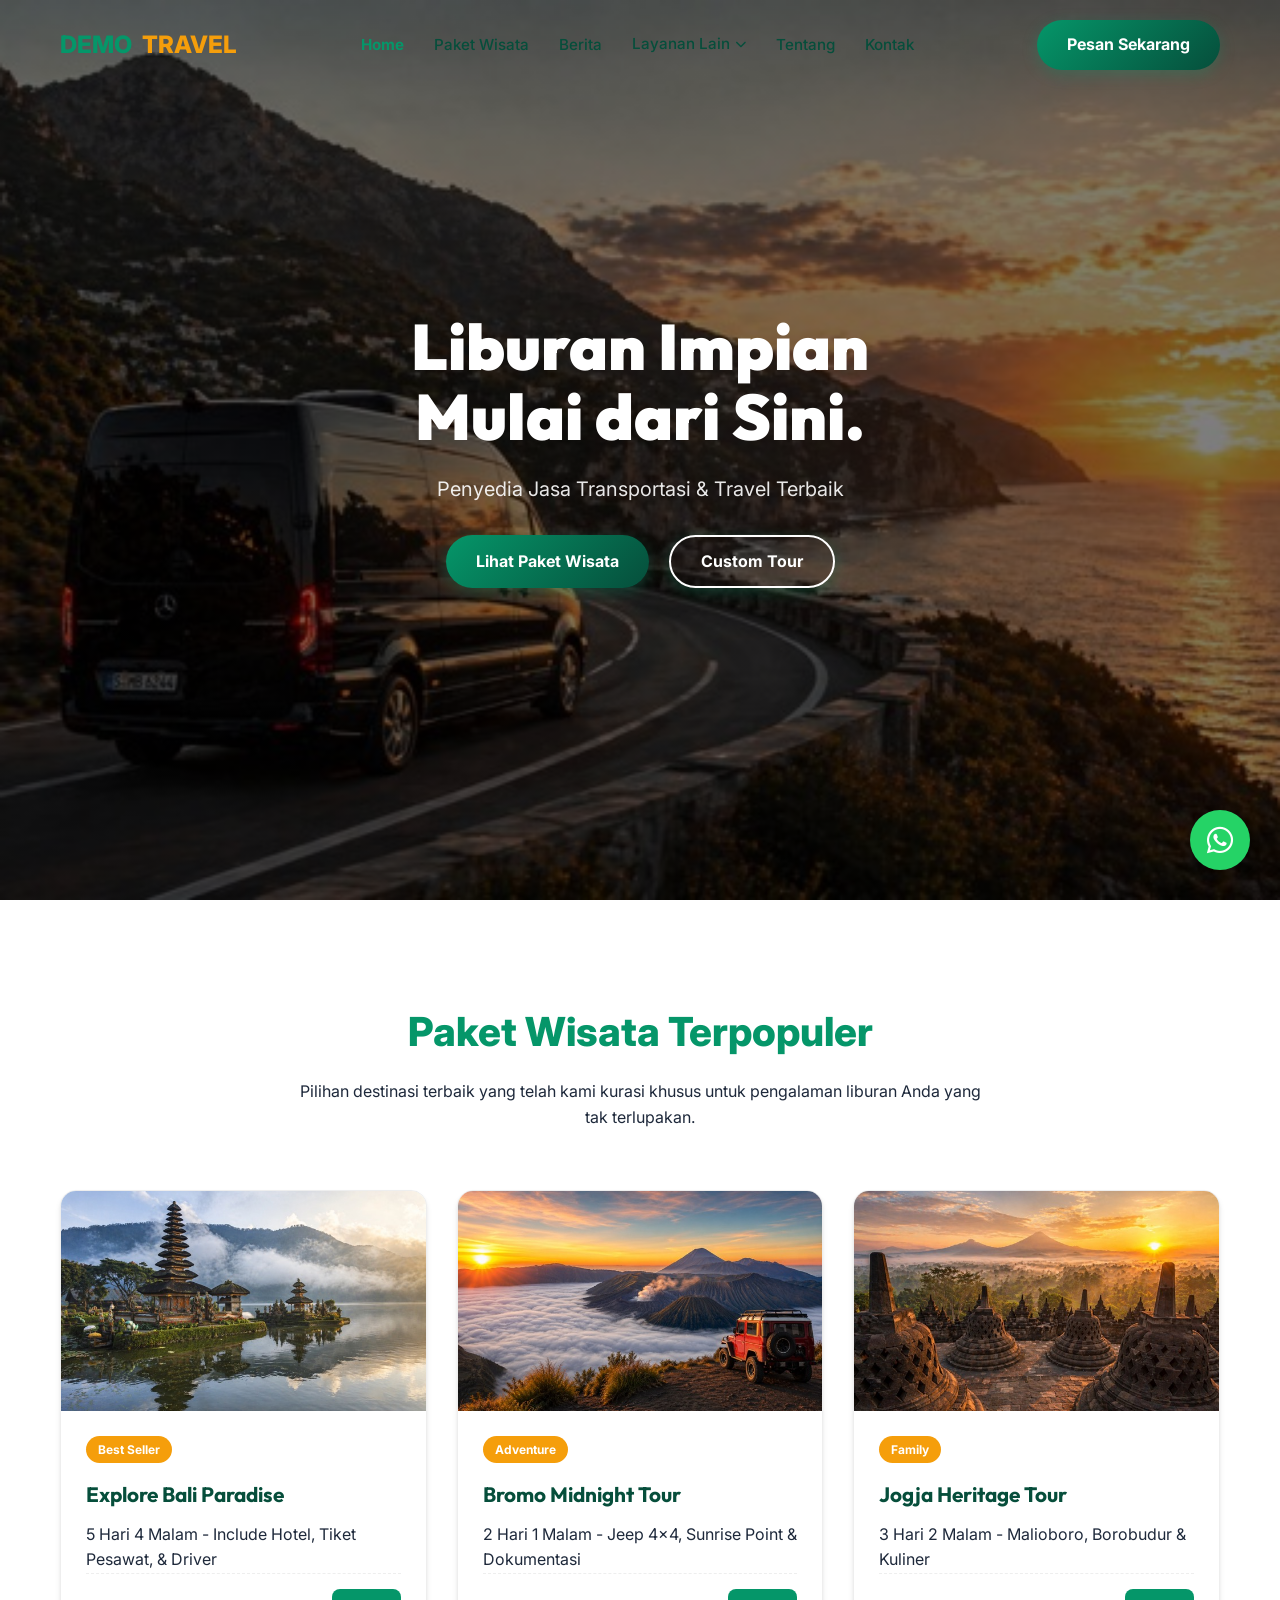
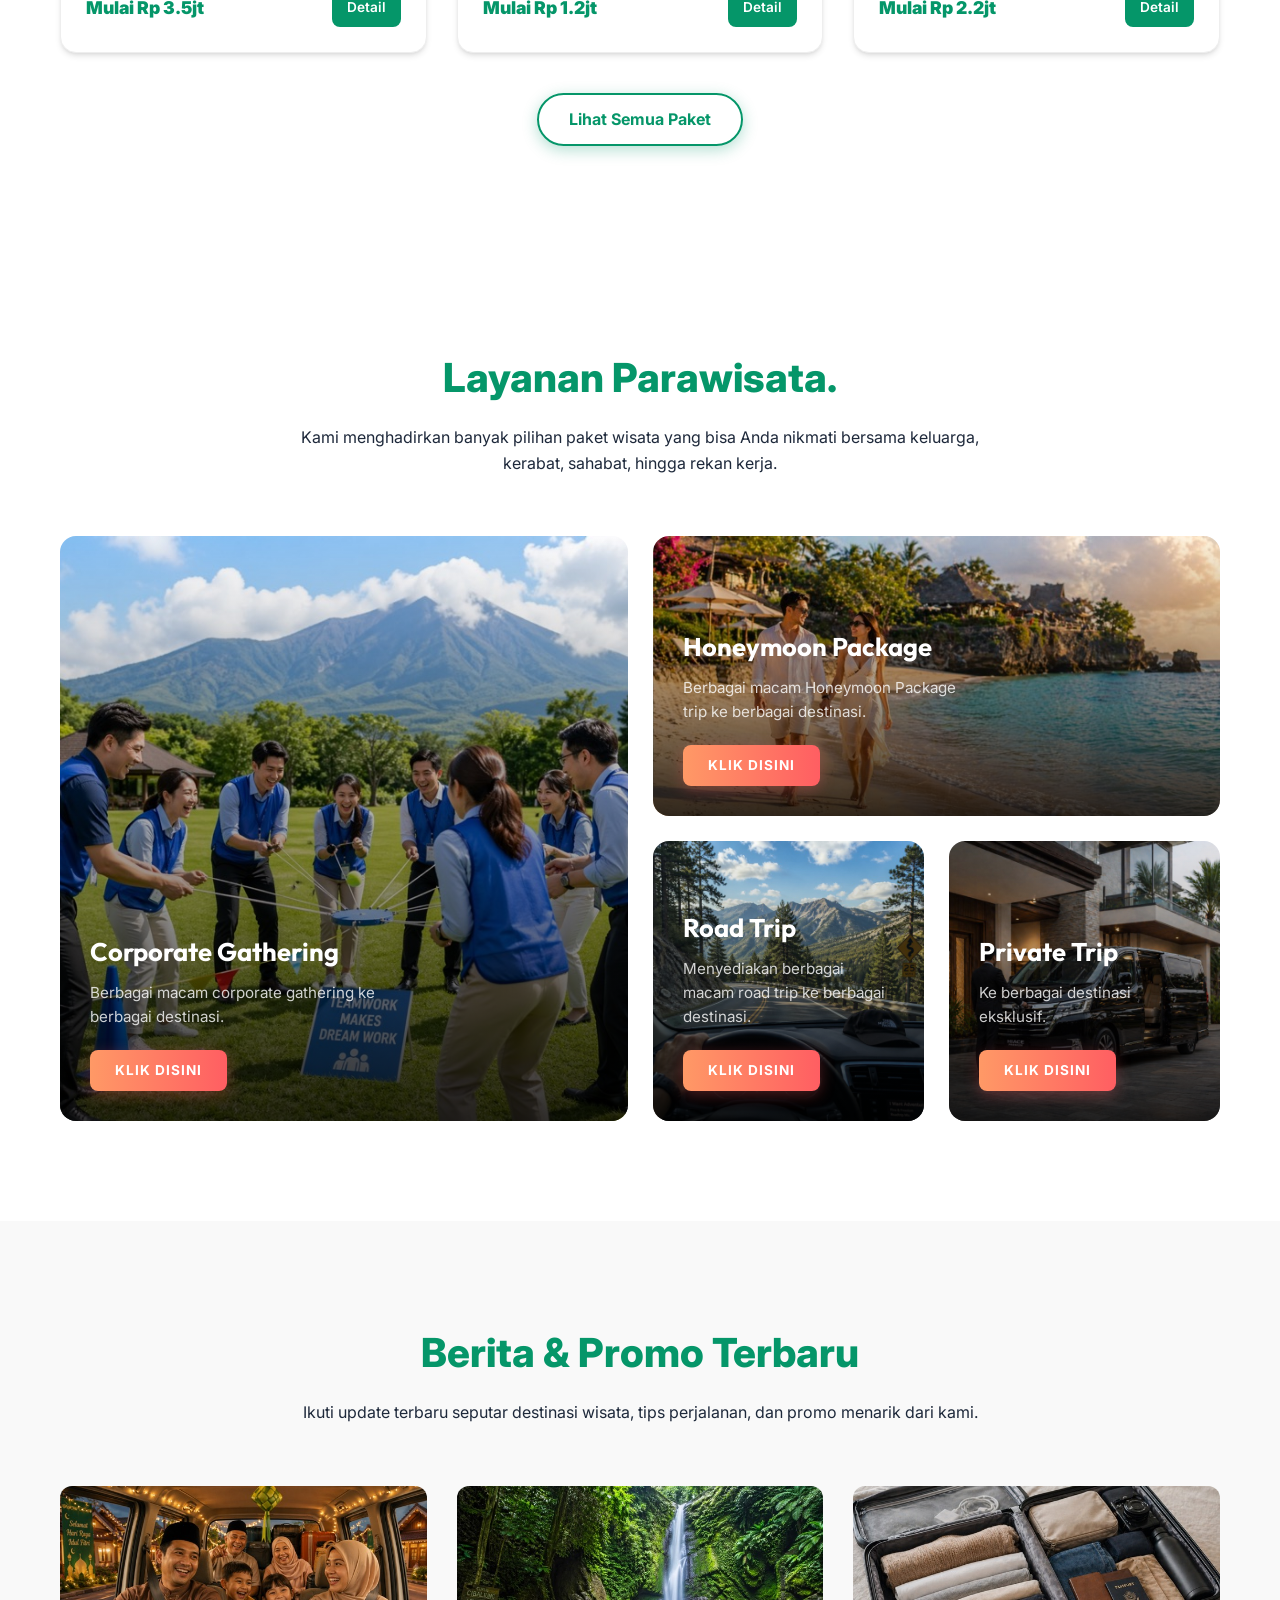
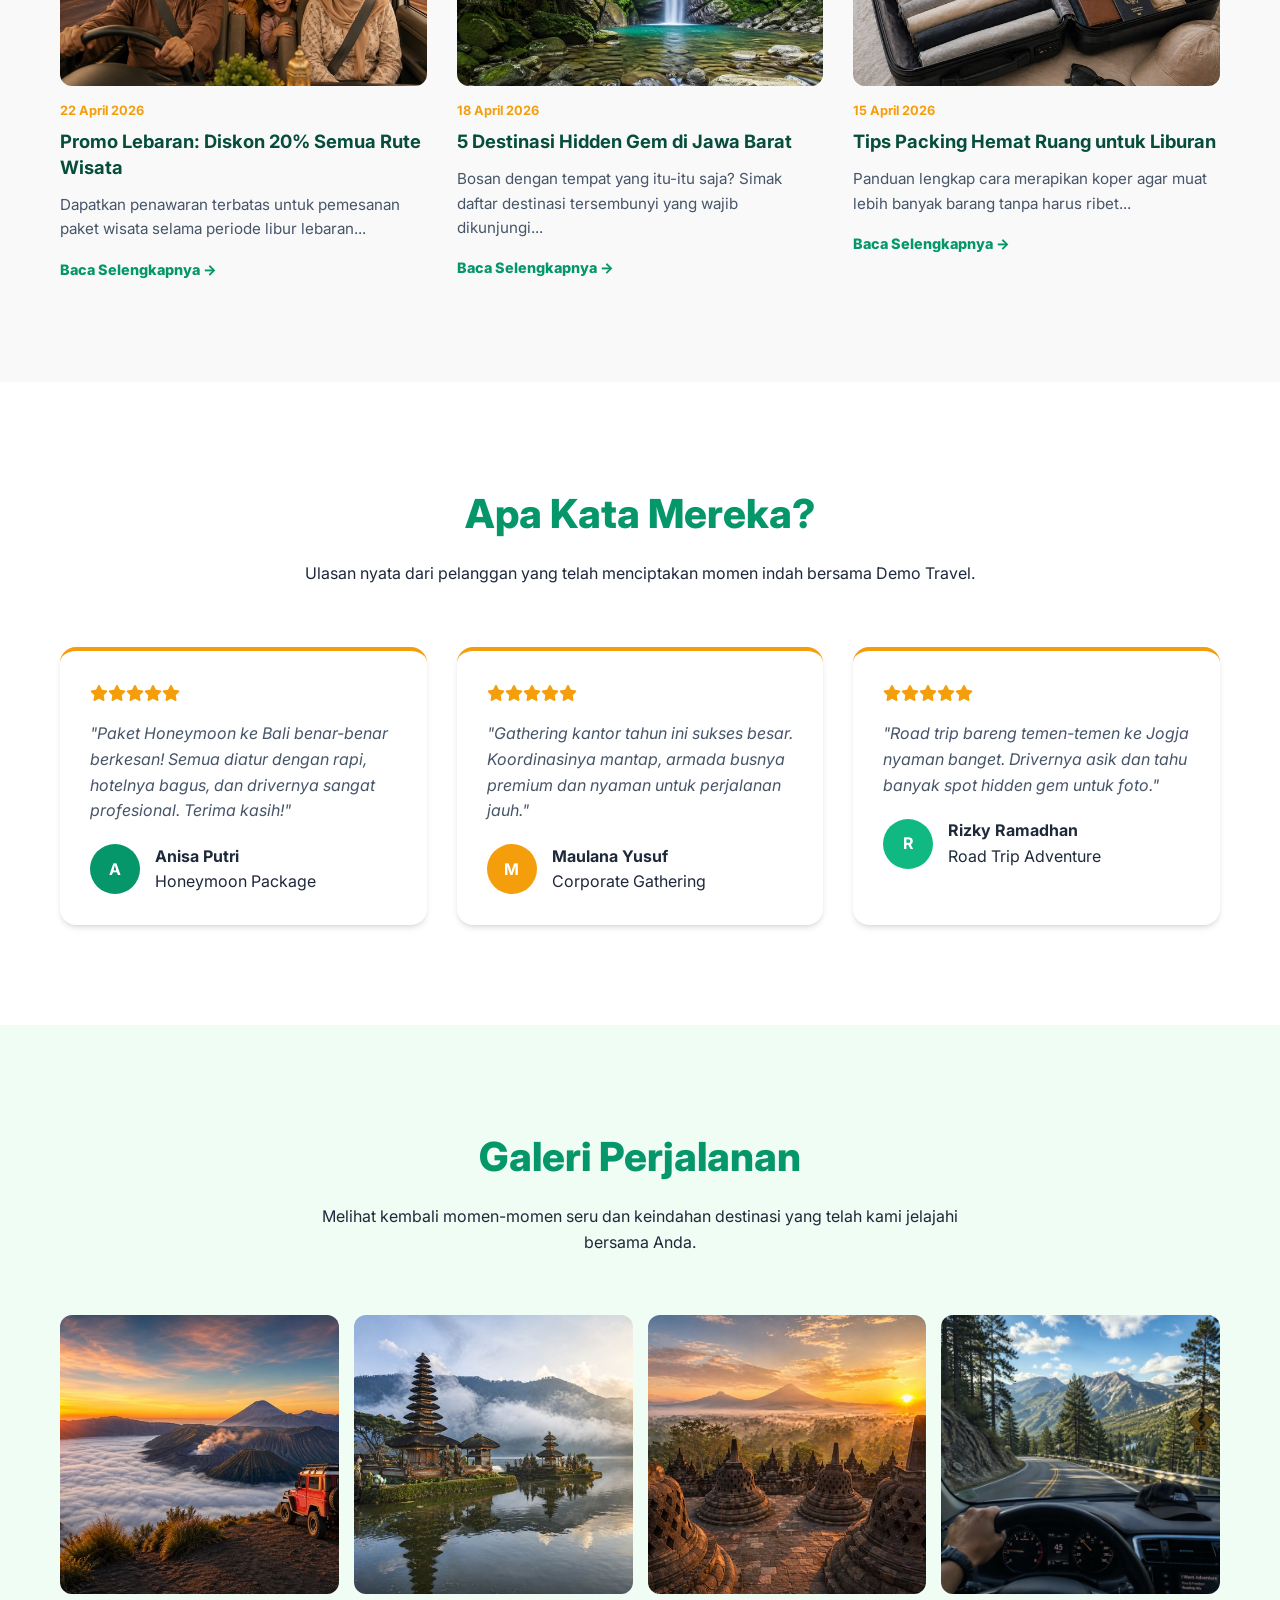
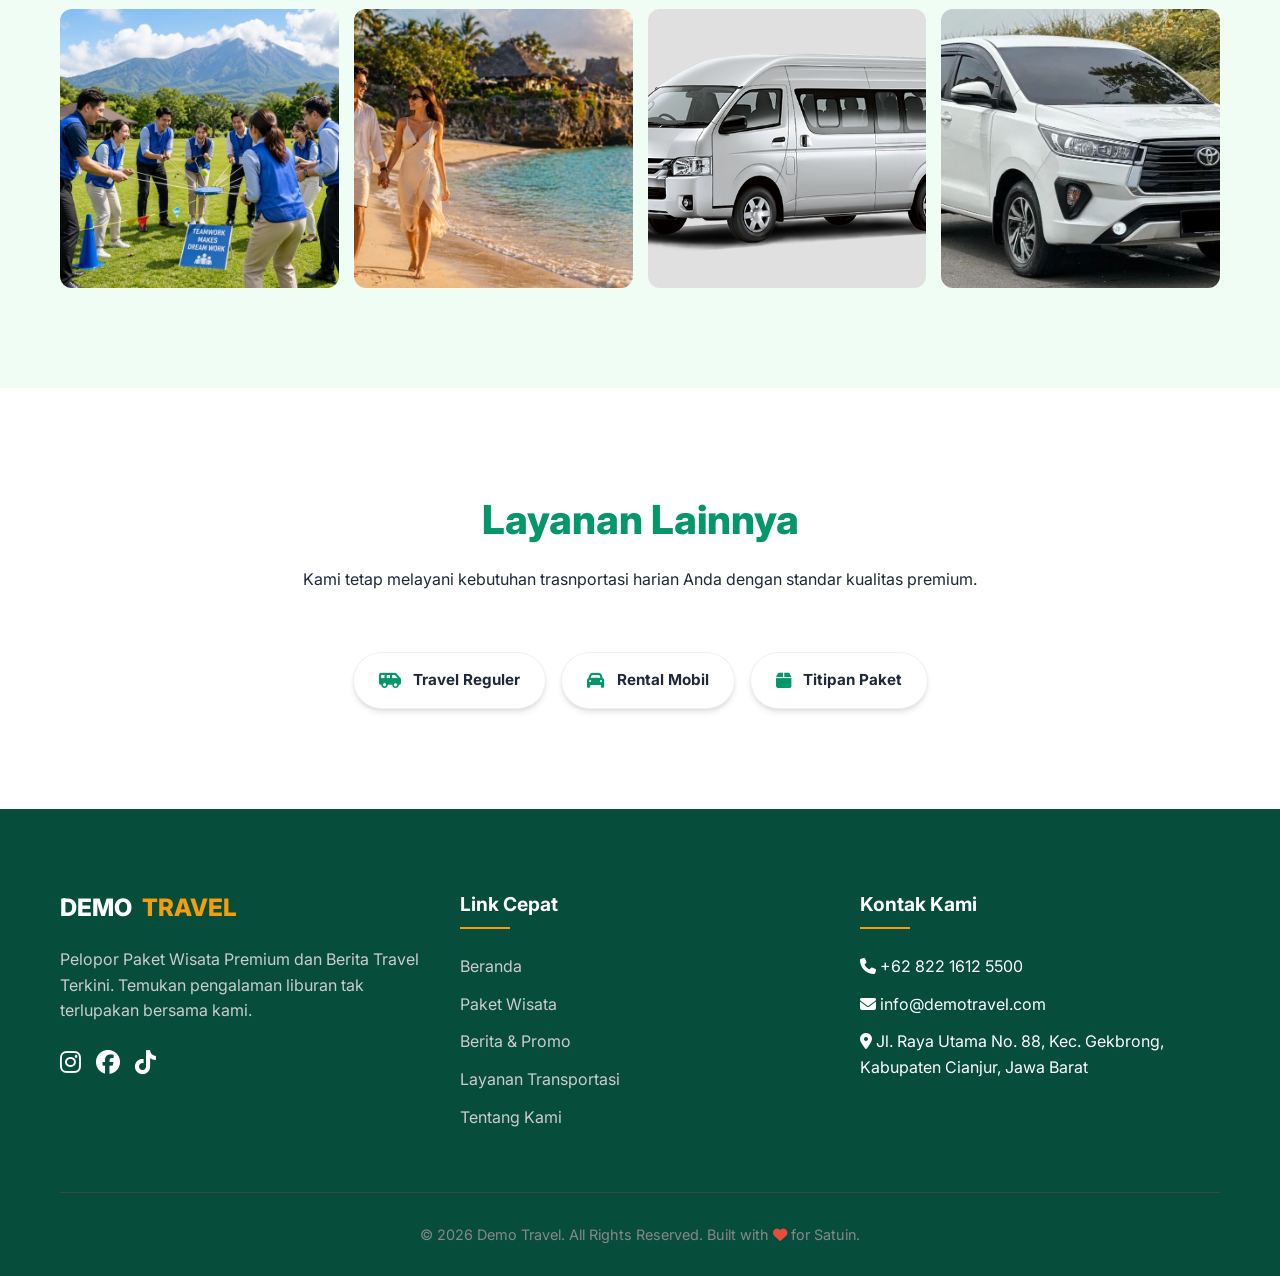
<file: index.html>
<!DOCTYPE html>
<html lang="id">
<head>
    <meta charset="UTF-8">
    <meta name="viewport" content="width=device-width, initial-scale=1.0">
    <title>Demo Travel | Layanan Travel Door to Door & Rental Mobil Premium</title>
    <meta name="description" content="Layanan transportasi travel door to door, rental mobil Hiace, Elf, Innova, dan titipan paket kilat terbaik di wilayah pilihan Anda.">
    <link rel="stylesheet" href="style.css">
    <link rel="stylesheet" href="https://cdnjs.cloudflare.com/ajax/libs/font-awesome/6.4.0/css/all.min.css">
    <link href="https://fonts.googleapis.com/css2?family=Inter:wght@400;500;600;700;800;900&family=Outfit:wght@400;700;900&display=swap" rel="stylesheet">
</head>
<body>
    <div class="menu-overlay" id="menu-overlay"></div>

    <!-- Header -->
    <header id="header">
        <div class="container">
            <nav>
                <a href="index.html" class="logo">DEMO <span>TRAVEL</span></a>
                <div class="menu-toggle" id="mobile-menu">
                    <span></span>
                    <span></span>
                    <span></span>
                </div>
                <ul class="nav-links" id="nav-links">
                    <li><a href="index.html" style="color: var(--primary); font-weight: 700;">Home</a></li>
                    <li><a href="#packages">Paket Wisata</a></li>
                    <li><a href="#news">Berita</a></li>
                    <li class="dropdown">
                        <a href="layanan.html">Layanan Lain <i class="fas fa-chevron-down" style="font-size: 0.7rem;"></i></a>
                        <ul class="dropdown-menu">
                            <li><a href="layanan-door-to-door.html">Travel Reguler</a></li>
                            <li><a href="layanan-rental-mobil.html">Rental Mobil</a></li>
                            <li><a href="layanan-titip-paket.html">Titipan Paket</a></li>
                        </ul>
                    </li>
                    <li><a href="profil.html">Tentang</a></li>
                    <li><a href="kontak.html">Kontak</a></li>
                </ul>
                <a href="https://wa.me/6282216125500" class="btn-booking desktop-only">Pesan Sekarang</a>
            </nav>
        </div>
    </header>

    <!-- Hero Section -->
    <section class="hero" style="background-image: linear-gradient(rgba(0,0,0,0.5), rgba(0,0,0,0.5)), url('assets/images/hero.jpeg');">
        <div class="container hero-content">
            <h1 style="font-family: 'Outfit', sans-serif;">Liburan Impian <br>Mulai dari Sini.</h1>
            <p>Jelajahi destinasi wisata terbaik dengan paket tour eksklusif dan armada premium kami. Nyaman, Aman, dan Berkesan.</p>
            <div class="hero-btns">
                <a href="#packages" class="btn-booking">Lihat Paket Wisata</a>
                <a href="https://wa.me/6282216125500" class="btn-booking" style="background: transparent; border: 2px solid white;">Custom Tour</a>
            </div>
        </div>
    </section>

    <!-- Hot Packages Section -->
    <section class="section" id="packages">
        <div class="container">
            <div class="section-header">
                <h2>Paket Wisata Terpopuler</h2>
                <p>Pilihan destinasi terbaik yang telah kami kurasi khusus untuk pengalaman liburan Anda yang tak terlupakan.</p>
            </div>
            <div class="packages-grid">
                <!-- Package 1 -->
                <div class="package-card">
                    <div class="package-img placeholder-img"></div>
                    <div class="package-content">
                        <div class="package-tag">Best Seller</div>
                        <h3>Explore Bali Paradise</h3>
                        <p>5 Hari 4 Malam - Include Hotel, Tiket Pesawat, & Driver</p>
                        <div class="package-footer">
                            <span class="price">Mulai Rp 3.5jt</span>
                            <a href="#" class="btn-small">Detail</a>
                        </div>
                    </div>
                </div>
                <!-- Package 2 -->
                <div class="package-card">
                    <div class="package-img placeholder-img"></div>
                    <div class="package-content">
                        <div class="package-tag">Adventure</div>
                        <h3>Bromo Midnight Tour</h3>
                        <p>2 Hari 1 Malam - Jeep 4x4, Sunrise Point & Dokumentasi</p>
                        <div class="package-footer">
                            <span class="price">Mulai Rp 1.2jt</span>
                            <a href="#" class="btn-small">Detail</a>
                        </div>
                    </div>
                </div>
                <!-- Package 3 -->
                <div class="package-card">
                    <div class="package-img placeholder-img"></div>
                    <div class="package-content">
                        <div class="package-tag">Family</div>
                        <h3>Jogja Heritage Tour</h3>
                        <p>3 Hari 2 Malam - Malioboro, Borobudur & Kuliner</p>
                        <div class="package-footer">
                            <span class="price">Mulai Rp 2.2jt</span>
                            <a href="#" class="btn-small">Detail</a>
                        </div>
                    </div>
                </div>
            </div>
            <div style="text-align: center; margin-top: 40px;">
                <a href="layanan-tour-wisata.html" class="btn-booking" style="background: transparent; color: var(--primary); border: 2px solid var(--primary);">Lihat Semua Paket</a>
            </div>
        </div>
    </section>

    <!-- Tourism Services (Bento Grid) -->
    <section class="section" id="tourism-services" style="background: #fff;">
        <div class="container">
            <div class="section-header">
                <h2>Layanan Parawisata.</h2>
                <p>Kami menghadirkan banyak pilihan paket wisata yang bisa Anda nikmati bersama keluarga, kerabat, sahabat, hingga rekan kerja.</p>
            </div>
            <div class="bento-grid">
                <div class="bento-item main" style="background-image: url('assets/images/corporate_gathering%20Medium.jpeg');">
                    <div class="bento-content">
                        <h3>Corporate Gathering</h3>
                        <p>Berbagai macam corporate gathering ke berbagai destinasi.</p>
                        <a href="https://wa.me/6282216125500" class="btn-bento">KLIK DISINI</a>
                    </div>
                </div>
                <div class="bento-item wide" style="background-image: url('assets/images/honeymoon%20Medium.jpeg');">
                    <div class="bento-content">
                        <h3>Honeymoon Package</h3>
                        <p>Berbagai macam Honeymoon Package trip ke berbagai destinasi.</p>
                        <a href="https://wa.me/6282216125500" class="btn-bento">KLIK DISINI</a>
                    </div>
                </div>
                <div class="bento-item" style="background-image: url('assets/images/road_trip%20Medium.jpeg');">
                    <div class="bento-content">
                        <h3>Road Trip</h3>
                        <p>Menyediakan berbagai macam road trip ke berbagai destinasi.</p>
                        <a href="https://wa.me/6282216125500" class="btn-bento">KLIK DISINI</a>
                    </div>
                </div>
                <div class="bento-item" style="background-image: url('assets/images/private_trip%20Medium.jpeg');">
                    <div class="bento-content">
                        <h3>Private Trip</h3>
                        <p>Ke berbagai destinasi eksklusif.</p>
                        <a href="https://wa.me/6282216125500" class="btn-bento">KLIK DISINI</a>
                    </div>
                </div>
            </div>
        </div>
    </section>

    <!-- News & Blog Section -->
    <section class="section" id="news" style="background: #f9f9f9;">
        <div class="container">
            <div class="section-header">
                <h2>Berita & Promo Terbaru</h2>
                <p>Ikuti update terbaru seputar destinasi wisata, tips perjalanan, dan promo menarik dari kami.</p>
            </div>
            <div class="news-grid">
                <!-- News 1 -->
                <article class="news-card">
                    <div class="news-img placeholder-img"></div>
                    <div class="news-content">
                        <span class="news-date">22 April 2026</span>
                        <h3>Promo Lebaran: Diskon 20% Semua Rute Wisata</h3>
                        <p>Dapatkan penawaran terbatas untuk pemesanan paket wisata selama periode libur lebaran...</p>
                        <a href="#" class="read-more">Baca Selengkapnya &rarr;</a>
                    </div>
                </article>
                <!-- News 2 -->
                <article class="news-card">
                    <div class="news-img placeholder-img"></div>
                    <div class="news-content">
                        <span class="news-date">18 April 2026</span>
                        <h3>5 Destinasi Hidden Gem di Jawa Barat</h3>
                        <p>Bosan dengan tempat yang itu-itu saja? Simak daftar destinasi tersembunyi yang wajib dikunjungi...</p>
                        <a href="#" class="read-more">Baca Selengkapnya &rarr;</a>
                    </div>
                </article>
                <!-- News 3 -->
                <article class="news-card">
                    <div class="news-img placeholder-img"></div>
                    <div class="news-content">
                        <span class="news-date">15 April 2026</span>
                        <h3>Tips Packing Hemat Ruang untuk Liburan</h3>
                        <p>Panduan lengkap cara merapikan koper agar muat lebih banyak barang tanpa harus ribet...</p>
                        <a href="#" class="read-more">Baca Selengkapnya &rarr;</a>
                    </div>
                </article>
            </div>
        </div>
    </section>

    <!-- Testimoni -->
    <section class="section" id="testimonials">
        <div class="container">
            <div class="section-header">
                <h2>Apa Kata Mereka?</h2>
                <p>Ulasan nyata dari pelanggan yang telah menciptakan momen indah bersama Demo Travel.</p>
            </div>
            <div class="testimonials-grid">
                <div class="testimonial-card">
                    <div style="color: var(--secondary); margin-bottom: 15px;">
                        <i class="fas fa-star"></i><i class="fas fa-star"></i><i class="fas fa-star"></i><i class="fas fa-star"></i><i class="fas fa-star"></i>
                    </div>
                    <p>"Paket Honeymoon ke Bali benar-benar berkesan! Semua diatur dengan rapi, hotelnya bagus, dan drivernya sangat profesional. Terima kasih!"</p>
                    <div class="testi-user">
                        <div class="testi-avatar" style="background: var(--primary);">A</div>
                        <div>
                            <h4>Anisa Putri</h4>
                            <span>Honeymoon Package</span>
                        </div>
                    </div>
                </div>
                <div class="testimonial-card">
                    <div style="color: var(--secondary); margin-bottom: 15px;">
                        <i class="fas fa-star"></i><i class="fas fa-star"></i><i class="fas fa-star"></i><i class="fas fa-star"></i><i class="fas fa-star"></i>
                    </div>
                    <p>"Gathering kantor tahun ini sukses besar. Koordinasinya mantap, armada busnya premium dan nyaman untuk perjalanan jauh."</p>
                    <div class="testi-user">
                        <div class="testi-avatar" style="background: var(--secondary);">M</div>
                        <div>
                            <h4>Maulana Yusuf</h4>
                            <span>Corporate Gathering</span>
                        </div>
                    </div>
                </div>
                <div class="testimonial-card">
                    <div style="color: var(--secondary); margin-bottom: 15px;">
                        <i class="fas fa-star"></i><i class="fas fa-star"></i><i class="fas fa-star"></i><i class="fas fa-star"></i><i class="fas fa-star"></i>
                    </div>
                    <p>"Road trip bareng temen-temen ke Jogja nyaman banget. Drivernya asik dan tahu banyak spot hidden gem untuk foto."</p>
                    <div class="testi-user">
                        <div class="testi-avatar" style="background: var(--accent);">R</div>
                        <div>
                            <h4>Rizky Ramadhan</h4>
                            <span>Road Trip Adventure</span>
                        </div>
                    </div>
                </div>
            </div>
        </div>
    </section>

    <!-- Galeri -->
    <section class="section" style="background: var(--light);">
        <div class="container">
            <div class="section-header">
                <h2>Galeri Perjalanan</h2>
                <p>Melihat kembali momen-momen seru dan keindahan destinasi yang telah kami jelajahi bersama Anda.</p>
            </div>
            <div class="gallery-grid" id="cms-gallery-container">
                <div class="gallery-item placeholder-img"></div>
                <div class="gallery-item placeholder-img"></div>
                <div class="gallery-item placeholder-img"></div>
                <div class="gallery-item placeholder-img"></div>
                <div class="gallery-item placeholder-img"></div>
                <div class="gallery-item placeholder-img"></div>
                <div class="gallery-item placeholder-img"></div>
                <div class="gallery-item placeholder-img"></div>
            </div>
        </div>
    </section>

    <!-- Old Services De-emphasized -->
    <section class="section">
        <div class="container">
            <div class="section-header">
                <h2>Layanan Lainnya</h2>
                <p>Kami tetap melayani kebutuhan trasnportasi harian Anda dengan standar kualitas premium.</p>
            </div>
            <div class="services-grid-simple">
                <div class="service-item-simple">
                    <i class="fas fa-shuttle-van"></i>
                    <h4>Travel Reguler</h4>
                </div>
                <div class="service-item-simple">
                    <i class="fas fa-car"></i>
                    <h4>Rental Mobil</h4>
                </div>
                <div class="service-item-simple">
                    <i class="fas fa-box"></i>
                    <h4>Titipan Paket</h4>
                </div>
            </div>
        </div>
    </section>

    <!-- Footer -->
    <footer id="contact">
        <div class="container">
            <div class="footer-grid">
                <div class="footer-col">
                    <h2 class="logo" style="color: white; margin-bottom: 20px;">DEMO <span>TRAVEL</span></h2>
                    <p style="color: #ccc;">Pelopor Paket Wisata Premium dan Berita Travel Terkini. Temukan pengalaman liburan tak terlupakan bersama kami.</p>
                    <div style="margin-top: 20px; display: flex; gap: 15px;">
                        <a href="#" style="color: white; font-size: 1.5rem;"><i class="fab fa-instagram"></i></a>
                        <a href="#" style="color: white; font-size: 1.5rem;"><i class="fab fa-facebook"></i></a>
                        <a href="#" style="color: white; font-size: 1.5rem;"><i class="fab fa-tiktok"></i></a>
                    </div>
                </div>
                <div class="footer-col">
                    <h4>Link Cepat</h4>
                    <ul class="footer-links">
                        <li><a href="index.html">Beranda</a></li>
                        <li><a href="#packages">Paket Wisata</a></li>
                        <li><a href="#news">Berita & Promo</a></li>
                        <li><a href="layanan.html">Layanan Transportasi</a></li>
                        <li><a href="profil.html">Tentang Kami</a></li>
                    </ul>
                </div>
                <div class="footer-col">
                    <h4>Kontak Kami</h4>
                    <ul class="footer-links">
                        <li><i class="fas fa-phone"></i> +62 822 1612 5500</li>
                        <li><i class="fas fa-envelope"></i> info@demotravel.com</li>
                        <li><i class="fas fa-map-marker-alt"></i> Jl. Raya Utama No. 88, Kec. Gekbrong, Kabupaten Cianjur, Jawa Barat</li>
                    </ul>
                </div>
            </div>
            <div class="copyright">
                <p>&copy; 2026 Demo Travel. All Rights Reserved. Built with <i class="fas fa-heart" style="color: #e74c3c;"></i> for Satuin.</p>
            </div>
        </div>
    </footer>

    <!-- Floating WhatsApp -->
    <a href="https://wa.me/6282216125500" class="wa-float" target="_blank">
        <i class="fab fa-whatsapp"></i>
    </a>

    <script>
        // Header scroll effect
        window.addEventListener('scroll', function() {
            const header = document.getElementById('header');
            if (window.scrollY > 50) {
                header.classList.add('scrolled');
            } else {
                header.classList.remove('scrolled');
            }
        });

        // Mobile Menu Toggle
        const mobileMenu = document.getElementById('mobile-menu');
        const navLinks = document.getElementById('nav-links');
        const overlay = document.getElementById('menu-overlay');
        
        if(mobileMenu) {
            mobileMenu.addEventListener('click', () => {
                mobileMenu.classList.toggle('active');
                navLinks.classList.toggle('active');
                overlay.classList.toggle('active');
                
                if (!navLinks.classList.contains('active')) {
                    document.querySelectorAll('.dropdown').forEach(d => d.classList.remove('active'));
                }
            });
        }

        if(overlay) {
            overlay.addEventListener('click', () => {
                mobileMenu.classList.remove('active');
                navLinks.classList.remove('active');
                overlay.classList.remove('active');
                document.querySelectorAll('.dropdown').forEach(d => d.classList.remove('active'));
            });
        }

        // Mobile Dropdown Toggle
        document.querySelectorAll('.dropdown > a').forEach(anchor => {
            anchor.addEventListener('click', function(e) {
                if (window.innerWidth <= 768) {
                    e.preventDefault();
                    this.parentElement.classList.toggle('active');
                }
            });
        });
        // WhatsApp Cek Tarif Logic
        function cekTarifWA() {
            const asal = document.getElementById('cek-asal').value || '(Belum diisi)';
            const tujuan = document.getElementById('cek-tujuan').value || '(Belum diisi)';
            const tanggalInput = document.getElementById('cek-tanggal').value;
            const penumpang = document.getElementById('cek-penumpang').value;

            let tanggalDiformat = '(Belum diisi)';
            if (tanggalInput) {
                const dateObj = new Date(tanggalInput);
                tanggalDiformat = dateObj.toLocaleDateString('id-ID', { weekday: 'long', year: 'numeric', month: 'long', day: 'numeric' });
            }

            const text = `Halo Admin Demo Travel, saya ingin cek tarif dan ketersediaan kursi untuk rute:%0A%0A*Kota Asal:* ${asal}%0A*Kota Tujuan:* ${tujuan}%0A*Tanggal:* ${tanggalDiformat}%0A*Jumlah Penumpang:* ${penumpang}%0A%0AMohon diinfokan harganya ya. Terima kasih.`;
            
            const waNumber = '6282216125500';
            window.open(`https://wa.me/${waNumber}?text=${text}`, '_blank');
        }
    </script>
    <script src="js/cms-sync.js"></script>
</body>
</html>
</file>
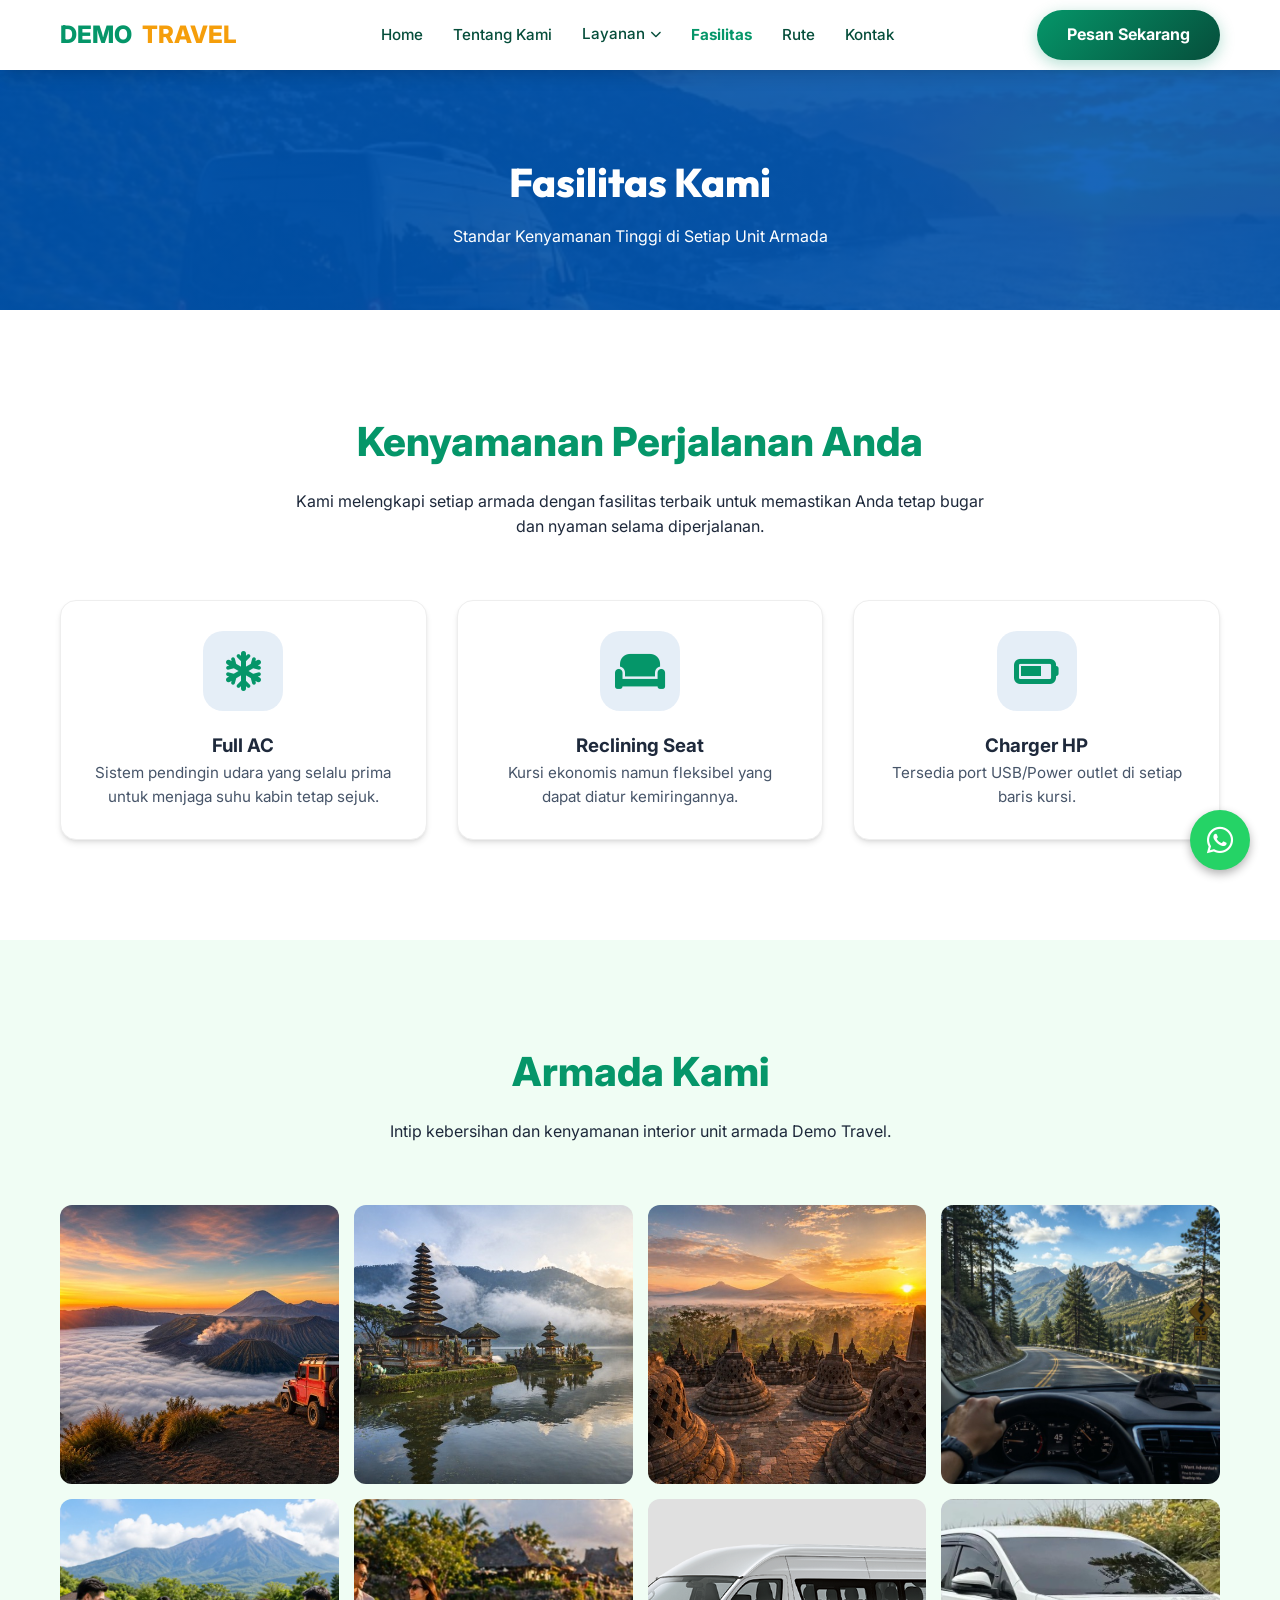
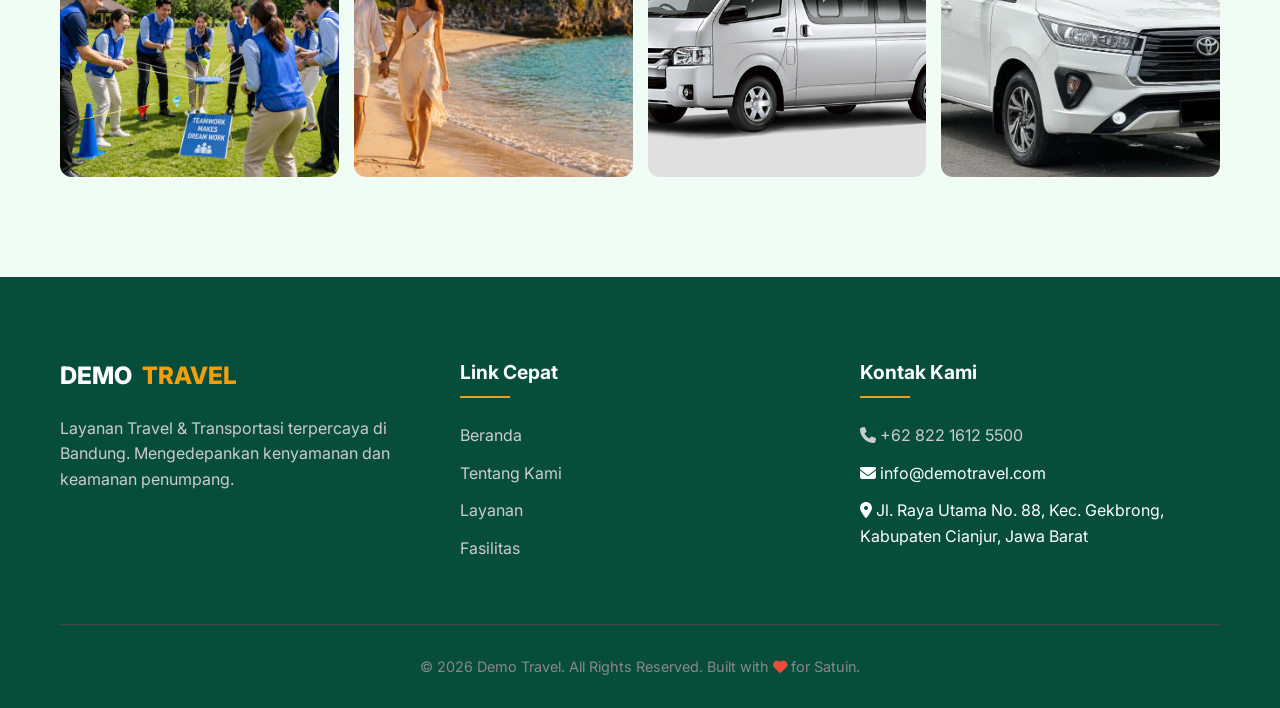
<file: fasilitas.html>
<!DOCTYPE html>
<html lang="id">
<head>
    <meta charset="UTF-8">
    <meta name="viewport" content="width=device-width, initial-scale=1.0">
    <title>Fasilitas Kami | Demo Travel</title>
    <meta name="description" content="Nikmati fasilitas premium dari Demo Travel: Full AC, Reclining Seat, Charger HP, dan Driver profesional untuk kenyamanan perjalanan Anda.">
    <link rel="stylesheet" href="style.css">
    <link rel="stylesheet" href="https://cdnjs.cloudflare.com/ajax/libs/font-awesome/6.4.0/css/all.min.css">
    <link href="https://fonts.googleapis.com/css2?family=Inter:wght@400;500;600;700;800;900&family=Outfit:wght@400;700;900&display=swap" rel="stylesheet">
</head>
<body>
    <div class="menu-overlay" id="menu-overlay"></div>
    <!-- Header -->
    <header id="header" class="scrolled">
        <div class="container">
            <nav>
                <a href="index.html" class="logo">DEMO <span>TRAVEL</span></a>
                <div class="menu-toggle" id="mobile-menu">
                    <span></span>
                    <span></span>
                    <span></span>
                </div>
                <ul class="nav-links" id="nav-links">
                    <li><a href="index.html">Home</a></li>
                    <li><a href="profil.html">Tentang Kami</a></li>
                    <li class="dropdown">
                        <a href="layanan.html">Layanan <i class="fas fa-chevron-down" style="font-size: 0.7rem;"></i></a>
                        <ul class="dropdown-menu">
                            <li><a href="layanan-door-to-door.html">Door to Door</a></li>
                            <li><a href="layanan-tour-wisata.html">Tour Wisata</a></li>
                            <li><a href="layanan-rental-mobil.html">Rental Mobil</a></li>
                            <li><a href="layanan-titip-paket.html">Titipan Paket</a></li>
                        </ul>
                    </li>
                    <li><a href="fasilitas.html" style="color: var(--primary); font-weight: 700;">Fasilitas</a></li>
                    <li><a href="rute.html">Rute</a></li>
                    <li><a href="kontak.html">Kontak</a></li>
                </ul>
                <a href="https://wa.me/6282216125500" class="btn-booking desktop-only">Pesan Sekarang</a>
            </nav>
        </div>
    </header>

    <!-- Page Header -->
    <section class="page-header" style="background: linear-gradient(rgba(0, 86, 179, 0.9), rgba(0, 86, 179, 0.9)), url('assets/images/hero.jpeg') center/cover;">
        <div class="container">
            <h1>Fasilitas Kami</h1>
            <p>Standar Kenyamanan Tinggi di Setiap Unit Armada</p>
        </div>
    </section>

    <!-- Amenities Grid -->
    <section class="section">
        <div class="container">
            <div class="section-header">
                <h2>Kenyamanan Perjalanan Anda</h2>
                <p>Kami melengkapi setiap armada dengan fasilitas terbaik untuk memastikan Anda tetap bugar dan nyaman selama diperjalanan.</p>
            </div>
            
            <div class="services-grid" id="cms-fasilitas-container">
                <!-- Amenity 1 -->
                <div class="route-card" style="text-align: center;">
                    <div style="width: 80px; height: 80px; background: rgba(0, 86, 179, 0.1); color: var(--primary); border-radius: 20px; display: flex; align-items: center; justify-content: center; font-size: 2.5rem; margin: 0 auto 20px;">
                        <i class="fas fa-snowflake"></i>
                    </div>
                    <h3>Full AC</h3>
                    <p style="color: var(--text-muted); font-size: 0.95rem;">Sistem pendingin udara yang selalu prima untuk menjaga suhu kabin tetap sejuk meski cuaca panas.</p>
                </div>

                <!-- Amenity 2 -->
                <div class="route-card" style="text-align: center;">
                    <div style="width: 80px; height: 80px; background: rgba(0, 86, 179, 0.1); color: var(--primary); border-radius: 20px; display: flex; align-items: center; justify-content: center; font-size: 2.5rem; margin: 0 auto 20px;">
                        <i class="fas fa-couch"></i>
                    </div>
                    <h3>Reclining Seat</h3>
                    <p style="color: var(--text-muted); font-size: 0.95rem;">Kursi ekonomis namun fleksibel yang dapat diatur kemiringannya agar Anda bisa beristirahat dengan tenang.</p>
                </div>

                <!-- Amenity 3 -->
                <div class="route-card" style="text-align: center;">
                    <div style="width: 80px; height: 80px; background: rgba(0, 86, 179, 0.1); color: var(--primary); border-radius: 20px; display: flex; align-items: center; justify-content: center; font-size: 2.5rem; margin: 0 auto 20px;">
                        <i class="fas fa-battery-three-quarters"></i>
                    </div>
                    <h3>Charger HP</h3>
                    <p style="color: var(--text-muted); font-size: 0.95rem;">Tersedia port USB/Power outlet di setiap baris kursi untuk memastikan baterai gadget Anda selalu terisi.</p>
                </div>

                <!-- Amenity 4 -->
                <div class="route-card" style="text-align: center;">
                    <div style="width: 80px; height: 80px; background: rgba(0, 86, 179, 0.1); color: var(--primary); border-radius: 20px; display: flex; align-items: center; justify-content: center; font-size: 2.5rem; margin: 0 auto 20px;">
                        <i class="fas fa-music"></i>
                    </div>
                    <h3>Audio & Hiburan</h3>
                    <p style="color: var(--text-muted); font-size: 0.95rem;">Nikmati musik favorit atau tontonan menarik selama perjalanan dengan sistem audio berkualitas.</p>
                </div>

                <!-- Amenity 5 -->
                <div class="route-card" style="text-align: center;">
                    <div style="width: 80px; height: 80px; background: rgba(0, 86, 179, 0.1); color: var(--primary); border-radius: 20px; display: flex; align-items: center; justify-content: center; font-size: 2.5rem; margin: 0 auto 20px;">
                        <i class="fas fa-bottle-water"></i>
                    </div>
                    <h3>Air Mineral</h3>
                    <p style="color: var(--text-muted); font-size: 0.95rem;">Kami menyediakan air mineral gratis untuk setiap penumpang agar tetap terhidrasi selama perjalanan.</p>
                </div>

                <!-- Amenity 6 -->
                <div class="route-card" style="text-align: center;">
                    <div style="width: 80px; height: 80px; background: rgba(0, 86, 179, 0.1); color: var(--primary); border-radius: 20px; display: flex; align-items: center; justify-content: center; font-size: 2.5rem; margin: 0 auto 20px;">
                        <i class="fas fa-briefcase"></i>
                    </div>
                    <h3>Bagasi Luas</h3>
                    <p style="color: var(--text-muted); font-size: 0.95rem;">Ruang penyimpanan barang yang aman dan luas, mampu menampung koper serta tas bawaan Anda dengan baik.</p>
                </div>
            </div>
        </div>
    </section>

    <!-- Unit Gallery -->
    <section class="section" style="background: var(--light);">
        <div class="container">
            <div class="section-header">
                <h2>Armada Kami</h2>
                <p>Intip kebersihan dan kenyamanan interior unit armada Demo Travel.</p>
            </div>
            <div class="gallery-grid" id="cms-gallery-container">
                <!-- Gallery items with icons or placeholders -->
                <div class="gallery-item"><i class="fas fa-bus"></i></div>
                <div class="gallery-item"><i class="fas fa-shuttle-van"></i></div>
                <div class="gallery-item"><i class="fas fa-car-side"></i></div>
                <div class="gallery-item"><i class="fas fa-couch"></i></div>
            </div>
        </div>
    </section>

    <!-- Footer -->
    <footer id="contact">
        <div class="container">
            <div class="footer-grid">
                <div class="footer-col">
                    <h2 class="logo" style="color: white; margin-bottom: 20px;">DEMO <span>TRAVEL</span></h2>
                    <p style="color: #ccc;">Layanan Travel & Transportasi terpercaya di Bandung. Mengedepankan kenyamanan dan keamanan penumpang.</p>
                </div>
                <div class="footer-col">
                    <h4>Link Cepat</h4>
                    <ul class="footer-links">
                        <li><a href="index.html">Beranda</a></li>
                        <li><a href="profil.html">Tentang Kami</a></li>
                        <li><a href="layanan.html">Layanan</a></li>
                        <li><a href="fasilitas.html">Fasilitas</a></li>
                    </ul>
                </div>
                <div class="footer-col">
                    <h4>Kontak Kami</h4>
                    <ul class="footer-links">
                        <li><a href="https://wa.me/6282216125500"><i class="fas fa-phone"></i> +62 822 1612 5500</a></li>
                        <li><i class="fas fa-envelope"></i> info@demotravel.com</li>
                        <li><i class="fas fa-map-marker-alt"></i> Bandung, Jawa Barat</li>
                    </ul>
                </div>
            </div>
            <div class="copyright">
                <p>&copy; 2026 Demo Travel. All Rights Reserved. Built with <i class="fas fa-heart" style="color: #e74c3c;"></i> for Satuin.</p>
            </div>
        </div>
    </footer>

    <!-- Floating WhatsApp -->
    <a href="https://wa.me/6282216125500" class="wa-float" target="_blank">
        <i class="fab fa-whatsapp"></i>
    </a>

    <script>
        const mobileMenu = document.getElementById('mobile-menu');
        const navLinks = document.getElementById('nav-links');
        const overlay = document.getElementById('menu-overlay');
        
        if(mobileMenu) {
            mobileMenu.addEventListener('click', () => {
                mobileMenu.classList.toggle('active');
                navLinks.classList.toggle('active');
                overlay.classList.toggle('active');
                
                if (!navLinks.classList.contains('active')) {
                    document.querySelectorAll('.dropdown').forEach(d => d.classList.remove('active'));
                }
            });
        }

        if(overlay) {
            overlay.addEventListener('click', () => {
                mobileMenu.classList.remove('active');
                navLinks.classList.remove('active');
                overlay.classList.remove('active');
                document.querySelectorAll('.dropdown').forEach(d => d.classList.remove('active'));
            });
        }
        document.querySelectorAll('.dropdown > a').forEach(anchor => {
            anchor.addEventListener('click', function(e) {
                if (window.innerWidth <= 768) {
                    e.preventDefault();
                    this.parentElement.classList.toggle('active');
                }
            });
        });
    </script>
    <script src="js/cms-sync.js"></script>
</body>
</html>
</file>
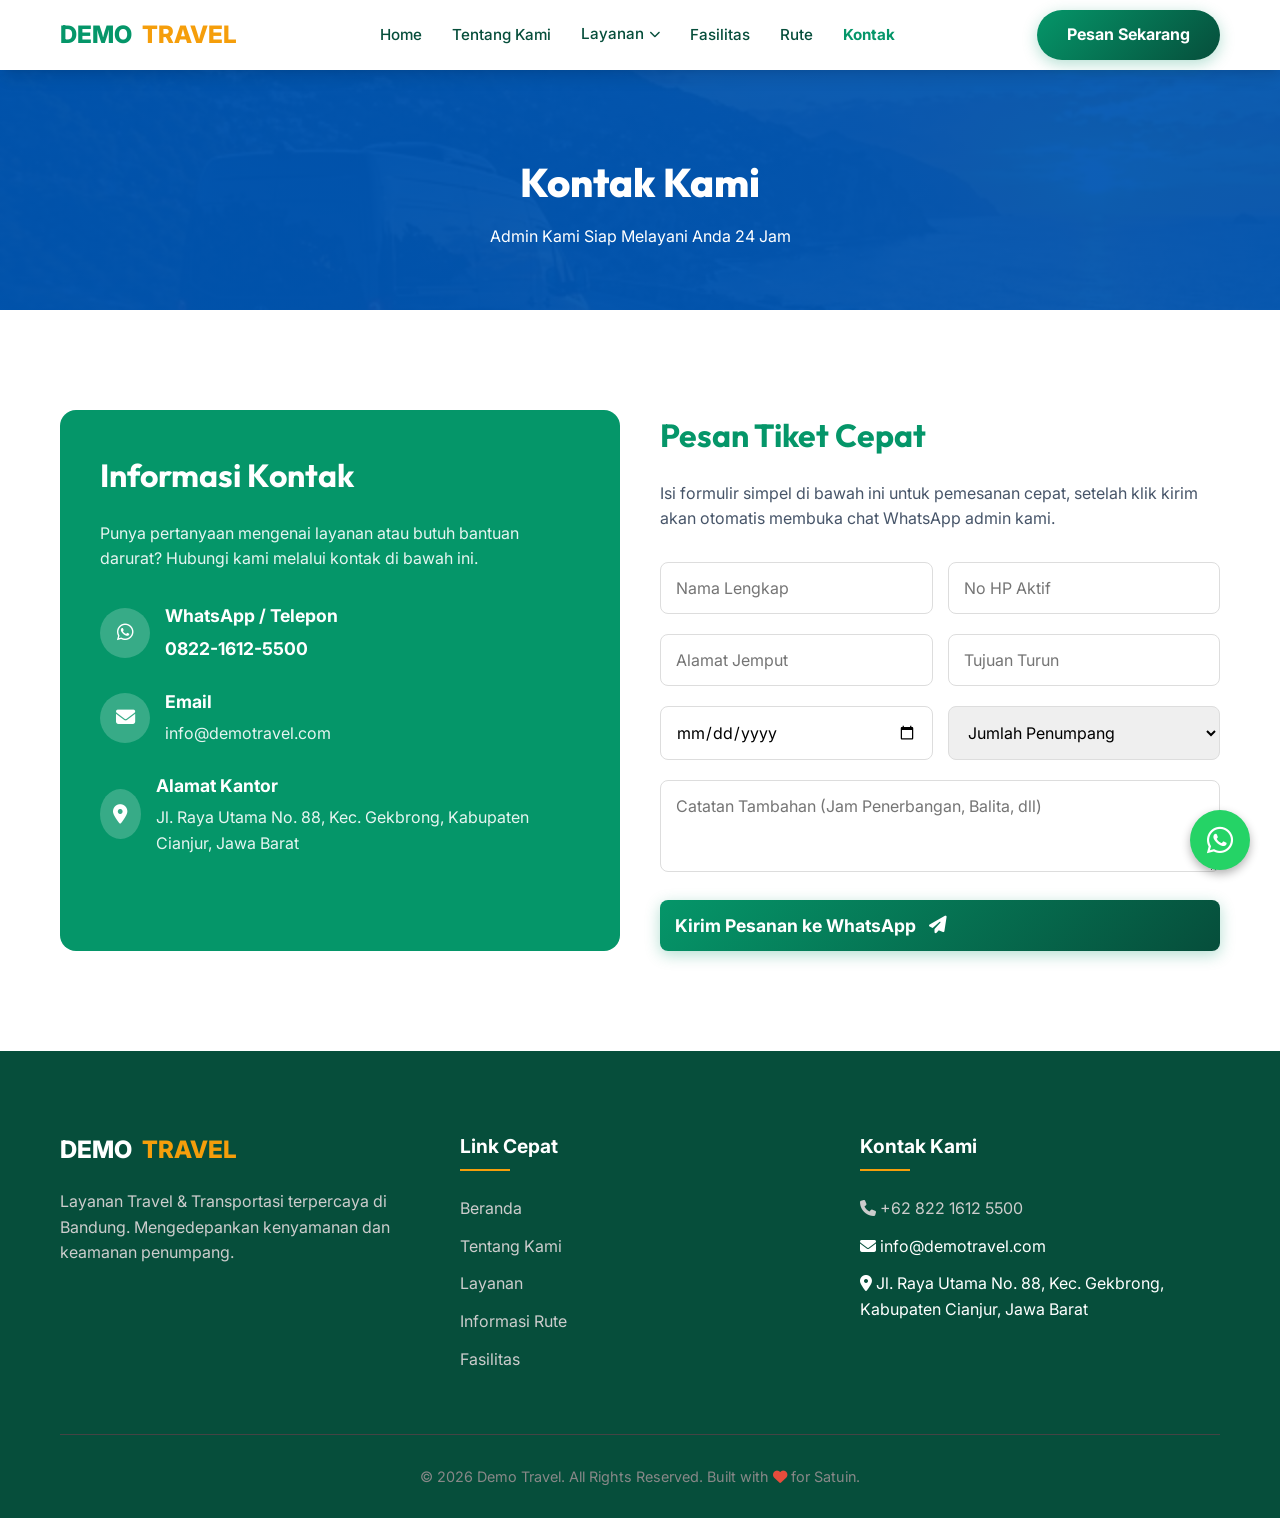
<file: kontak.html>
<!DOCTYPE html>
<html lang="id">
<head>
    <meta charset="UTF-8">
    <meta name="viewport" content="width=device-width, initial-scale=1.0">
    <title>Kontak Kami | Demo Travel</title>
    <meta name="description" content="Hubungi Demo Travel untuk pemesanan tiket travel door to door dan rental mobil ke berbagai kota tujuan.">
    <link rel="stylesheet" href="style.css">
    <link rel="stylesheet" href="https://cdnjs.cloudflare.com/ajax/libs/font-awesome/6.4.0/css/all.min.css">
    <link href="https://fonts.googleapis.com/css2?family=Inter:wght@400;500;600;700;800;900&family=Outfit:wght@400;700;900&display=swap" rel="stylesheet">
</head>
<body>
    <div class="menu-overlay" id="menu-overlay"></div>
    <!-- Header -->
    <header id="header" class="scrolled">
        <div class="container">
            <nav>
                <a href="index.html" class="logo">DEMO <span>TRAVEL</span></a>
                <div class="menu-toggle" id="mobile-menu">
                    <span></span>
                    <span></span>
                    <span></span>
                </div>
                <ul class="nav-links" id="nav-links">
                    <li><a href="index.html">Home</a></li>
                    <li><a href="profil.html">Tentang Kami</a></li>
                    <li class="dropdown">
                        <a href="layanan.html">Layanan <i class="fas fa-chevron-down" style="font-size: 0.7rem;"></i></a>
                        <ul class="dropdown-menu">
                            <li><a href="layanan-door-to-door.html">Door to Door</a></li>
                            <li><a href="layanan-tour-wisata.html">Tour Wisata</a></li>
                            <li><a href="layanan-rental-mobil.html">Rental Mobil</a></li>
                            <li><a href="layanan-titip-paket.html">Titipan Paket</a></li>
                        </ul>
                    </li>
                    <li><a href="fasilitas.html">Fasilitas</a></li>
                    <li><a href="rute.html">Rute</a></li>
                    <li><a href="kontak.html" style="color: var(--primary); font-weight: 700;">Kontak</a></li>
                </ul>
                <a href="https://wa.me/6282216125500" class="btn-booking desktop-only">Pesan Sekarang</a>
            </nav>
        </div>
    </header>

    <!-- Page Header -->
    <section class="page-header">
        <div class="container">
            <h1>Kontak Kami</h1>
            <p>Admin Kami Siap Melayani Anda 24 Jam</p>
        </div>
    </section>

    <!-- Contact Content -->
    <section class="section">
        <div class="container contact-wrapper">
            
            <!-- Contact Info -->
            <div class="contact-info-box">
                <h2 style="font-size: 2rem; margin-bottom: 20px; font-family: 'Outfit', sans-serif;">Informasi Kontak</h2>
                <p style="margin-bottom: 30px; opacity: 0.9;">Punya pertanyaan mengenai layanan atau butuh bantuan darurat? Hubungi kami melalui kontak di bawah ini.</p>
                
                <div style="display: flex; align-items: center; margin-bottom: 25px;">
                    <div style="width: 50px; height: 50px; background: rgba(255,255,255,0.2); border-radius: 50%; display: flex; align-items: center; justify-content: center; font-size: 1.2rem; margin-right: 15px;">
                        <i class="fab fa-whatsapp"></i>
                    </div>
                    <div>
                        <h4 style="margin-bottom: 5px; font-size: 1.1rem;">WhatsApp / Telepon</h4>
                        <a href="https://wa.me/6282216125500" style="color: var(--white); font-weight: bold; font-size: 1.1rem;">0822-1612-5500</a>
                    </div>
                </div>

                <div style="display: flex; align-items: center; margin-bottom: 25px;">
                    <div style="width: 50px; height: 50px; background: rgba(255,255,255,0.2); border-radius: 50%; display: flex; align-items: center; justify-content: center; font-size: 1.2rem; margin-right: 15px;">
                        <i class="fas fa-envelope"></i>
                    </div>
                    <div>
                        <h4 style="margin-bottom: 5px; font-size: 1.1rem;">Email</h4>
                        <p style="margin: 0; opacity: 0.9;">info@demotravel.com</p>
                    </div>
                </div>

                <div style="display: flex; align-items: center;">
                    <div style="width: 50px; height: 50px; background: rgba(255,255,255,0.2); border-radius: 50%; display: flex; align-items: center; justify-content: center; font-size: 1.2rem; margin-right: 15px;">
                        <i class="fas fa-map-marker-alt"></i>
                    </div>
                    <div>
                        <h4 style="margin-bottom: 5px; font-size: 1.1rem;">Alamat Kantor</h4>
                        <p style="margin: 0; opacity: 0.9;">Jl. Raya Utama No. 88, Kec. Gekbrong, Kabupaten Cianjur, Jawa Barat</p>
                    </div>
                </div>
            </div>

            <!-- Contact Form -->
            <div>
                <h2 style="font-size: 2rem; color: var(--primary); margin-bottom: 20px; font-family: 'Outfit', sans-serif;">Pesan Tiket Cepat</h2>
                <p style="color: var(--text-muted); margin-bottom: 30px;">Isi formulir simpel di bawah ini untuk pemesanan cepat, setelah klik kirim akan otomatis membuka chat WhatsApp admin kami.</p>
                <form class="contact-form" onsubmit="sendToWhatsApp(event)">
                    <div style="display: grid; grid-template-columns: 1fr 1fr; gap: 15px;">
                        <input type="text" id="wa-name" placeholder="Nama Lengkap" required>
                        <input type="number" id="wa-phone" placeholder="No HP Aktif" required>
                    </div>
                    <div style="display: grid; grid-template-columns: 1fr 1fr; gap: 15px;">
                        <input type="text" id="wa-from" placeholder="Alamat Jemput" required>
                        <input type="text" id="wa-to" placeholder="Tujuan Turun" required>
                    </div>
                    <div style="display: grid; grid-template-columns: 1fr 1fr; gap: 15px;">
                        <input type="date" id="wa-date" required>
                        <select id="wa-persons" required>
                            <option value="">Jumlah Penumpang</option>
                            <option value="1">1 Orang</option>
                            <option value="2">2 Orang</option>
                            <option value="3">3 Orang</option>
                            <option value="4+">4 Orang / Lebih</option>
                        </select>
                    </div>
                    <textarea id="wa-notes" rows="3" placeholder="Catatan Tambahan (Jam Penerbangan, Balita, dll)"></textarea>
                    
                    <button type="submit" class="btn-booking" style="width: 100%; border-radius: 8px; font-size: 1.1rem; padding: 15px;">Kirim Pesanan ke WhatsApp <i class="fas fa-paper-plane" style="margin-left: 5px;"></i></button>
                </form>
            </div>

        </div>
    </section>

    <!-- Footer -->
    <footer id="contact-footer">
        <div class="container">
            <div class="footer-grid">
                <div class="footer-col">
                    <h2 class="logo" style="color: white; margin-bottom: 20px;">DEMO <span>TRAVEL</span></h2>
                    <p style="color: #ccc;">Layanan Travel & Transportasi terpercaya di Bandung. Mengedepankan kenyamanan dan keamanan penumpang.</p>
                </div>
                <div class="footer-col">
                    <h4>Link Cepat</h4>
                    <ul class="footer-links">
                        <li><a href="index.html">Beranda</a></li>
                        <li><a href="profil.html">Tentang Kami</a></li>
                        <li><a href="layanan.html">Layanan</a></li>
                        <li><a href="rute.html">Informasi Rute</a></li>
                        <li><a href="fasilitas.html">Fasilitas</a></li>
                    </ul>
                </div>
                <div class="footer-col">
                    <h4>Kontak Kami</h4>
                    <ul class="footer-links">
                        <li><a href="https://wa.me/6282216125500"><i class="fas fa-phone"></i> +62 822 1612 5500</a></li>
                        <li><i class="fas fa-envelope"></i> info@demotravel.com</li>
                        <li><i class="fas fa-map-marker-alt"></i> Jl. Raya Utama No. 88, Kec. Gekbrong, Kabupaten Cianjur, Jawa Barat</li>
                    </ul>
                </div>
            </div>
            <div class="copyright">
                <p>&copy; 2026 Demo Travel. All Rights Reserved. Built with <i class="fas fa-heart" style="color: #e74c3c;"></i> for Satuin.</p>
            </div>
        </div>
    </footer>

    <!-- Floating WhatsApp -->
    <a href="https://wa.me/6282216125500" class="wa-float" target="_blank">
        <i class="fab fa-whatsapp"></i>
    </a>

    <script>
        const mobileMenu = document.getElementById('mobile-menu');
        const navLinks = document.getElementById('nav-links');
        const overlay = document.getElementById('menu-overlay');

        if(mobileMenu) {
            mobileMenu.addEventListener('click', () => {
                mobileMenu.classList.toggle('active');
                navLinks.classList.toggle('active');
                overlay.classList.toggle('active');
                
                if (!navLinks.classList.contains('active')) {
                    document.querySelectorAll('.dropdown').forEach(d => d.classList.remove('active'));
                }
            });
        }

        if(overlay) {
            overlay.addEventListener('click', () => {
                mobileMenu.classList.remove('active');
                navLinks.classList.remove('active');
                overlay.classList.remove('active');
                document.querySelectorAll('.dropdown').forEach(d => d.classList.remove('active'));
            });
        }

        if(overlay) {
            overlay.addEventListener('click', () => {
                mobileMenu.classList.remove('active');
                navLinks.classList.remove('active');
                overlay.classList.remove('active');
                document.querySelectorAll('.dropdown').forEach(d => d.classList.remove('active'));
            });
        }

        // Mobile Dropdown Toggle
        document.querySelectorAll('.dropdown > a').forEach(anchor => {
            anchor.addEventListener('click', function(e) {
                if (window.innerWidth <= 768) {
                    e.preventDefault();
                    this.parentElement.classList.toggle('active');
                }
            });
        });

        // WhatsApp Form Auto Generator
        function sendToWhatsApp(e) {
            e.preventDefault();
            const name = document.getElementById('wa-name').value;
            const phone = document.getElementById('wa-phone').value;
            const from = document.getElementById('wa-from').value;
            const to = document.getElementById('wa-to').value;
            const date = document.getElementById('wa-date').value;
            const persons = document.getElementById('wa-persons').value;
            const notes = document.getElementById('wa-notes').value;

            // Format Tanggal
            const dateObj = new Date(date);
            const formattedDate = dateObj.toLocaleDateString('id-ID', { weekday: 'long', year: 'numeric', month: 'long', day: 'numeric' });

            const text = `Halo Admin Demo Travel, saya ingin pesan tiket:%0A%0A*Nama:* ${name}%0A*No HP Aktif:* ${phone}%0A*Titik Jemput:* ${from}%0A*Tujuan:* ${to}%0A*Tanggal:* ${formattedDate}%0A*Jumlah:* ${persons} Orang${notes ? `%0A*Catatan:* ${notes}` : ''}%0A%0AMohon info ketersediaan jam keberangkatannya ya. Terima kasih!`;
            
            const waNumber = '6282216125500';
            window.open(`https://wa.me/${waNumber}?text=${text}`, '_blank');
        }
    </script>
</body>
</html>
</file>
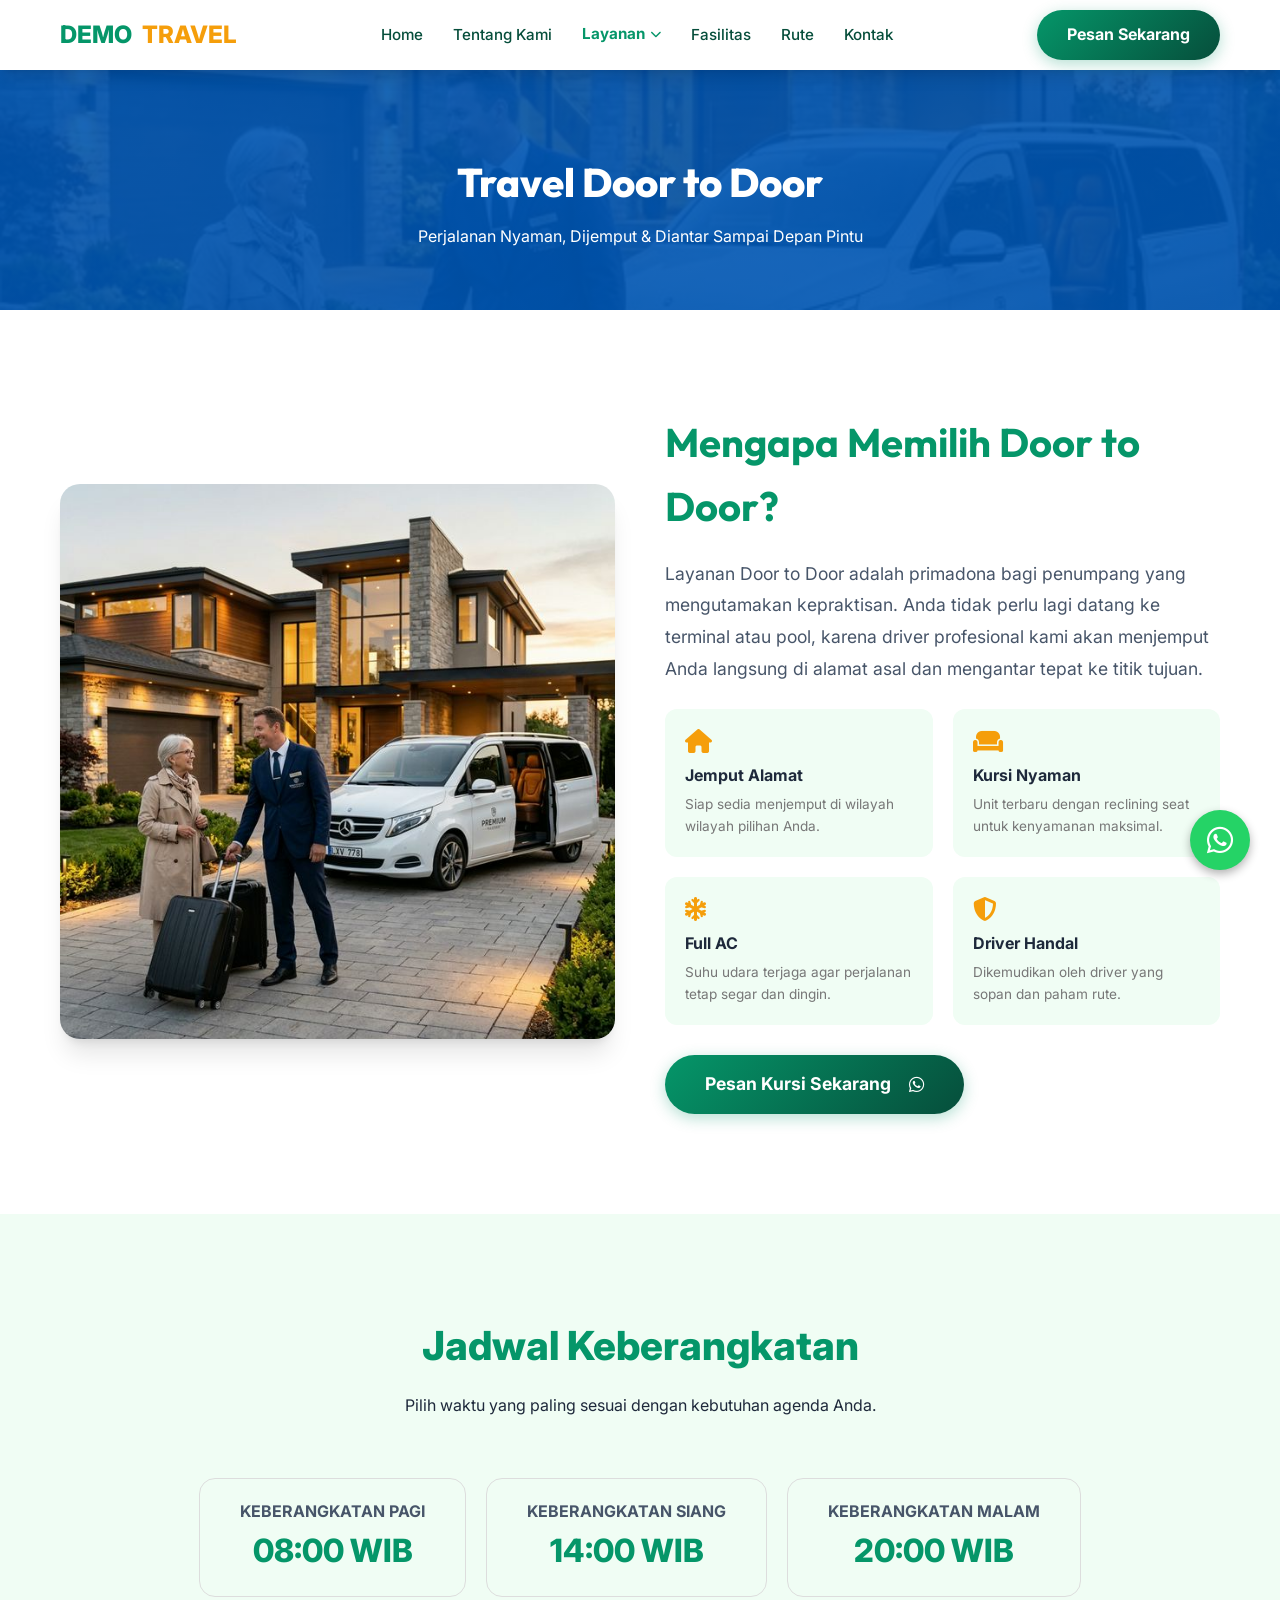
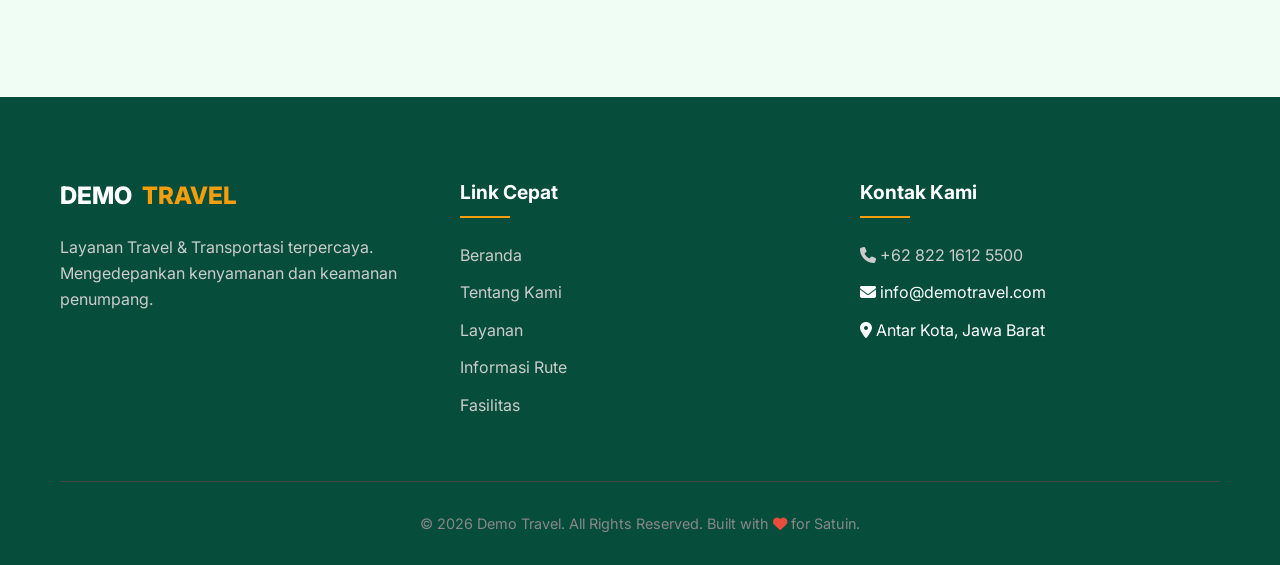
<file: layanan-door-to-door.html>
<!DOCTYPE html>
<html lang="id">
<head>
    <meta charset="UTF-8">
    <meta name="viewport" content="width=device-width, initial-scale=1.0">
    <title>Travel Door to Door | Demo Travel</title>
    <meta name="description" content="Layanan travel door to door terbaikwilayah pilihan Anda. Jemput di rumah, antar sampai tujuan.">
    <link rel="stylesheet" href="style.css">
    <link rel="stylesheet" href="https://cdnjs.cloudflare.com/ajax/libs/font-awesome/6.4.0/css/all.min.css">
    <link href="https://fonts.googleapis.com/css2?family=Inter:wght@400;500;600;700;800;900&family=Outfit:wght@400;700;900&display=swap" rel="stylesheet">
</head>
<body>
    <div class="menu-overlay" id="menu-overlay"></div>
    <!-- Header -->
    <header id="header" class="scrolled">
        <div class="container">
            <nav>
                <a href="index.html" class="logo">DEMO <span>TRAVEL</span></a>
                <div class="menu-toggle" id="mobile-menu">
                    <span></span>
                    <span></span>
                    <span></span>
                </div>
                <ul class="nav-links" id="nav-links">
                    <li><a href="index.html">Home</a></li>
                    <li><a href="profil.html">Tentang Kami</a></li>
                    <li class="dropdown">
                        <a href="layanan.html" style="color: var(--primary); font-weight: 700;">Layanan <i class="fas fa-chevron-down" style="font-size: 0.7rem;"></i></a>
                        <ul class="dropdown-menu">
                            <li><a href="layanan-door-to-door.html">Door to Door</a></li>
                            <li><a href="layanan-tour-wisata.html">Tour Wisata</a></li>
                            <li><a href="layanan-rental-mobil.html">Rental Mobil</a></li>
                            <li><a href="layanan-titip-paket.html">Titipan Paket</a></li>
                        </ul>
                    </li>
                    <li><a href="fasilitas.html">Fasilitas</a></li>
                    <li><a href="rute.html">Rute</a></li>
                    <li><a href="kontak.html">Kontak</a></li>
                </ul>
                <a href="https://wa.me/6282216125500" class="btn-booking desktop-only">Pesan Sekarang</a>
            </nav>
        </div>
    </header>

    <!-- Page Header -->
    <section class="page-header" style="background: linear-gradient(rgba(0,86,179,0.9), rgba(0,86,179,0.9)), url('assets/images/service-door.png') center/cover;">
        <div class="container">
            <h1>Travel Door to Door</h1>
            <p>Perjalanan Nyaman, Dijemput & Diantar Sampai Depan Pintu</p>
        </div>
    </section>

    <!-- Content -->
    <section class="section">
        <div class="container">
            <div class="services-grid" style="align-items: center; gap: 50px;">
                <div style="border-radius: 20px; overflow: hidden; box-shadow: var(--shadow-lg);">
                    <img src="assets/images/service-door.png" alt="Travel Door to Door" style="width: 100%; display: block;">
                </div>
                <div>
                    <h2 style="font-size: 2.5rem; color: var(--primary); margin-bottom: 20px; font-family: 'Outfit', sans-serif;">Mengapa Memilih Door to Door?</h2>
                    <p style="margin-bottom: 25px; color: var(--text-muted); font-size: 1.1rem; line-height: 1.8;">
                        Layanan Door to Door adalah primadona bagi penumpang yang mengutamakan kepraktisan. Anda tidak perlu lagi datang ke terminal atau pool, karena driver profesional kami akan menjemput Anda langsung di alamat asal dan mengantar tepat ke titik tujuan.
                    </p>
                    <div style="display: grid; grid-template-columns: 1fr 1fr; gap: 20px; margin-bottom: 30px;">
                        <div style="background: var(--light); padding: 20px; border-radius: 12px;">
                            <i class="fas fa-home" style="color: var(--secondary); font-size: 1.5rem; margin-bottom: 10px;"></i>
                            <h4 style="margin-bottom: 5px;">Jemput Alamat</h4>
                            <p style="font-size: 0.85rem; color: #777;">Siap sedia menjemput di wilayah wilayah pilihan Anda.</p>
                        </div>
                        <div style="background: var(--light); padding: 20px; border-radius: 12px;">
                            <i class="fas fa-couch" style="color: var(--secondary); font-size: 1.5rem; margin-bottom: 10px;"></i>
                            <h4 style="margin-bottom: 5px;">Kursi Nyaman</h4>
                            <p style="font-size: 0.85rem; color: #777;">Unit terbaru dengan reclining seat untuk kenyamanan maksimal.</p>
                        </div>
                        <div style="background: var(--light); padding: 20px; border-radius: 12px;">
                            <i class="fas fa-snowflake" style="color: var(--secondary); font-size: 1.5rem; margin-bottom: 10px;"></i>
                            <h4 style="margin-bottom: 5px;">Full AC</h4>
                            <p style="font-size: 0.85rem; color: #777;">Suhu udara terjaga agar perjalanan tetap segar dan dingin.</p>
                        </div>
                        <div style="background: var(--light); padding: 20px; border-radius: 12px;">
                            <i class="fas fa-shield-alt" style="color: var(--secondary); font-size: 1.5rem; margin-bottom: 10px;"></i>
                            <h4 style="margin-bottom: 5px;">Driver Handal</h4>
                            <p style="font-size: 0.85rem; color: #777;">Dikemudikan oleh driver yang sopan dan paham rute.</p>
                        </div>
                    </div>
                    <a href="https://wa.me/6282216125500" class="btn-booking" style="padding: 15px 40px; font-size: 1.1rem;">Pesan Kursi Sekarang <i class="fab fa-whatsapp" style="margin-left: 10px;"></i></a>
                </div>
            </div>
        </div>
    </section>

    <!-- Jadwal -->
    <section class="section" style="background: var(--light);">
        <div class="container">
            <div class="section-header">
                <h2>Jadwal Keberangkatan</h2>
                <p>Pilih waktu yang paling sesuai dengan kebutuhan agenda Anda.</p>
            </div>
            <div class="schedule-container">
                <div class="schedule-box">
                    <p style="color: var(--text-muted); font-weight: bold; text-transform: uppercase;">Keberangkatan Pagi</p>
                    <h3>08:00 WIB</h3>
                </div>
                <div class="schedule-box">
                    <p style="color: var(--text-muted); font-weight: bold; text-transform: uppercase;">Keberangkatan Siang</p>
                    <h3>14:00 WIB</h3>
                </div>
                <div class="schedule-box">
                    <p style="color: var(--text-muted); font-weight: bold; text-transform: uppercase;">Keberangkatan Malam</p>
                    <h3>20:00 WIB</h3>
                </div>
            </div>
        </div>
    </section>

    <!-- Footer -->
    <footer id="contact">
        <div class="container">
            <div class="footer-grid">
                <div class="footer-col">
                    <h2 class="logo" style="color: white; margin-bottom: 20px;">DEMO <span>TRAVEL</span></h2>
                        <p style="color: #ccc;">Layanan Travel & Transportasi terpercaya. Mengedepankan kenyamanan dan keamanan penumpang.</p>
                </div>
                <div class="footer-col">
                    <h4>Link Cepat</h4>
                    <ul class="footer-links">
                        <li><a href="index.html">Beranda</a></li>
                        <li><a href="profil.html">Tentang Kami</a></li>
                        <li><a href="layanan.html">Layanan</a></li>
                        <li><a href="rute.html">Informasi Rute</a></li>
                        <li><a href="fasilitas.html">Fasilitas</a></li>
                    </ul>
                </div>
                <div class="footer-col">
                    <h4>Kontak Kami</h4>
                    <ul class="footer-links">
                        <li><a href="https://wa.me/6282216125500"><i class="fas fa-phone"></i> +62 822 1612 5500</a></li>
                        <li><i class="fas fa-envelope"></i> info@demotravel.com</li>
                        <li><i class="fas fa-map-marker-alt"></i> Antar Kota, Jawa Barat</li>
                    </ul>
                </div>
            </div>
            <div class="copyright">
                <p>&copy; 2026 Demo Travel. All Rights Reserved. Built with <i class="fas fa-heart" style="color: #e74c3c;"></i> for Satuin.</p>
            </div>
        </div>
    </footer>

    <!-- Floating WhatsApp -->
    <a href="https://wa.me/6282216125500" class="wa-float" target="_blank">
        <i class="fab fa-whatsapp"></i>
    </a>

    <script>
        const mobileMenu = document.getElementById('mobile-menu');
        const navLinks = document.getElementById('nav-links');
        const overlay = document.getElementById('menu-overlay');
        
        if(mobileMenu) {
            mobileMenu.addEventListener('click', () => {
                mobileMenu.classList.toggle('active');
                navLinks.classList.toggle('active');
                overlay.classList.toggle('active');
                
                if (!navLinks.classList.contains('active')) {
                    document.querySelectorAll('.dropdown').forEach(d => d.classList.remove('active'));
                }
            });
        }

        if(overlay) {
            overlay.addEventListener('click', () => {
                mobileMenu.classList.remove('active');
                navLinks.classList.remove('active');
                overlay.classList.remove('active');
                document.querySelectorAll('.dropdown').forEach(d => d.classList.remove('active'));
            });
        }
        document.querySelectorAll('.dropdown > a').forEach(anchor => {
            anchor.addEventListener('click', function(e) {
                if (window.innerWidth <= 768) {
                    e.preventDefault();
                    this.parentElement.classList.toggle('active');
                }
            });
        });
    </script>
</body>
</html>
</file>
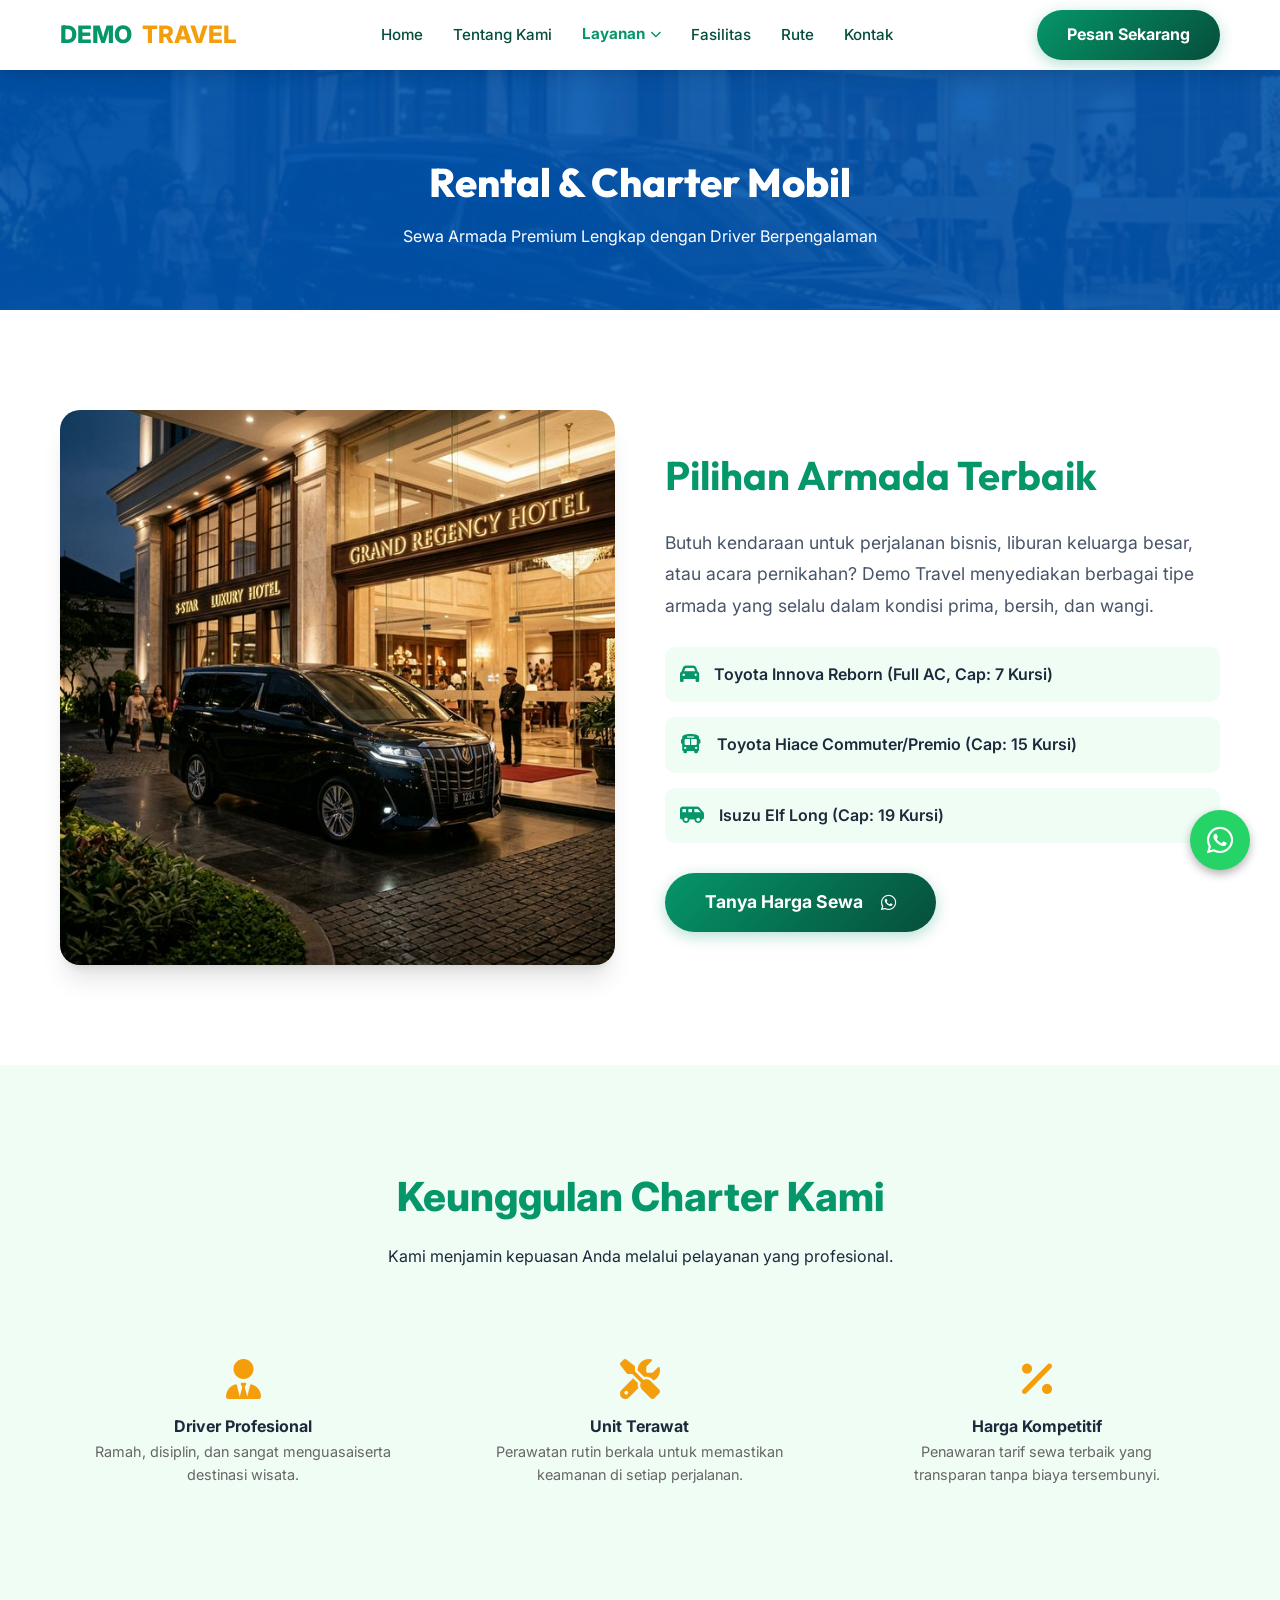
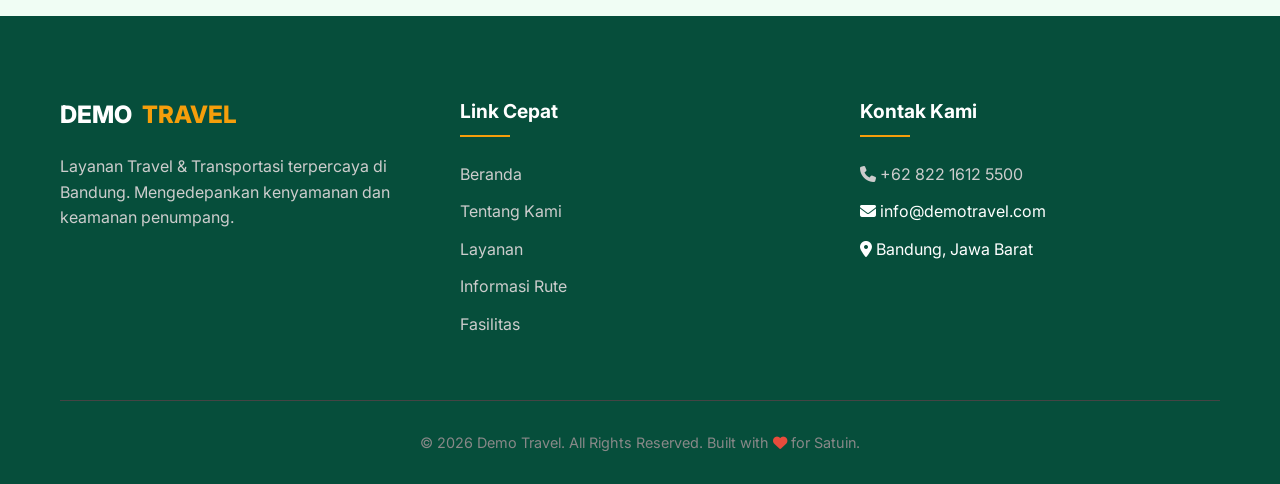
<file: layanan-rental-mobil.html>
<!DOCTYPE html>
<html lang="id">
<head>
    <meta charset="UTF-8">
    <meta name="viewport" content="width=device-width, initial-scale=1.0">
    <title>Rental Mobil & Charter | Demo Travel</title>
    <meta name="description" content="Sewa mobil Hiace, Elf, dan Innova Reborn murah di Bandung. Rental mobil plus driver profesional untuk segala kebutuhan.">
    <link rel="stylesheet" href="style.css">
    <link rel="stylesheet" href="https://cdnjs.cloudflare.com/ajax/libs/font-awesome/6.4.0/css/all.min.css">
    <link href="https://fonts.googleapis.com/css2?family=Inter:wght@400;500;600;700;800;900&family=Outfit:wght@400;700;900&display=swap" rel="stylesheet">
</head>
<body>
    <div class="menu-overlay" id="menu-overlay"></div>
    <!-- Header -->
    <header id="header" class="scrolled">
        <div class="container">
            <nav>
                <a href="index.html" class="logo">DEMO <span>TRAVEL</span></a>
                <div class="menu-toggle" id="mobile-menu">
                    <span></span>
                    <span></span>
                    <span></span>
                </div>
                <ul class="nav-links" id="nav-links">
                    <li><a href="index.html">Home</a></li>
                    <li><a href="profil.html">Tentang Kami</a></li>
                    <li class="dropdown">
                        <a href="layanan.html" style="color: var(--primary); font-weight: 700;">Layanan <i class="fas fa-chevron-down" style="font-size: 0.7rem;"></i></a>
                        <ul class="dropdown-menu">
                            <li><a href="layanan-door-to-door.html">Door to Door</a></li>
                            <li><a href="layanan-tour-wisata.html">Tour Wisata</a></li>
                            <li><a href="layanan-rental-mobil.html">Rental Mobil</a></li>
                            <li><a href="layanan-titip-paket.html">Titipan Paket</a></li>
                        </ul>
                    </li>
                    <li><a href="fasilitas.html">Fasilitas</a></li>
                    <li><a href="rute.html">Rute</a></li>
                    <li><a href="kontak.html">Kontak</a></li>
                </ul>
                <a href="https://wa.me/6282216125500" class="btn-booking desktop-only">Pesan Sekarang</a>
            </nav>
        </div>
    </header>

    <!-- Page Header -->
    <section class="page-header" style="background: linear-gradient(rgba(0, 86, 179,0.9), rgba(0, 86, 179,0.9)), url('assets/images/service-rental.png') center/cover;">
        <div class="container">
            <h1>Rental & Charter Mobil</h1>
            <p>Sewa Armada Premium Lengkap dengan Driver Berpengalaman</p>
        </div>
    </section>

    <!-- Content -->
    <section class="section">
        <div class="container">
            <div class="services-grid" style="align-items: center; gap: 50px;">
                <div style="border-radius: 20px; overflow: hidden; box-shadow: var(--shadow-lg);">
                    <img src="assets/images/service-rental.png" alt="Rental Mobil" style="width: 100%; display: block;">
                </div>
                <div>
                    <h2 style="font-size: 2.5rem; color: var(--primary); margin-bottom: 20px; font-family: 'Outfit', sans-serif;">Pilihan Armada Terbaik</h2>
                    <p style="margin-bottom: 25px; color: var(--text-muted); font-size: 1.1rem; line-height: 1.8;">
                        Butuh kendaraan untuk perjalanan bisnis, liburan keluarga besar, atau acara pernikahan? Demo Travel menyediakan berbagai tipe armada yang selalu dalam kondisi prima, bersih, dan wangi.
                    </p>
                    
                    <div style="margin-bottom: 30px;">
                        <div style="display: flex; align-items: center; gap: 15px; margin-bottom: 15px; padding: 15px; background: var(--light); border-radius: 10px;">
                            <i class="fas fa-car" style="color: var(--primary); font-size: 1.2rem;"></i>
                            <span style="font-weight: 600;">Toyota Innova Reborn (Full AC, Cap: 7 Kursi)</span>
                        </div>
                        <div style="display: flex; align-items: center; gap: 15px; margin-bottom: 15px; padding: 15px; background: var(--light); border-radius: 10px;">
                            <i class="fas fa-bus" style="color: var(--primary); font-size: 1.2rem;"></i>
                            <span style="font-weight: 600;">Toyota Hiace Commuter/Premio (Cap: 15 Kursi)</span>
                        </div>
                        <div style="display: flex; align-items: center; gap: 15px; padding: 15px; background: var(--light); border-radius: 10px;">
                            <i class="fas fa-shuttle-van" style="color: var(--primary); font-size: 1.2rem;"></i>
                            <span style="font-weight: 600;">Isuzu Elf Long (Cap: 19 Kursi)</span>
                        </div>
                    </div>

                    <a href="https://wa.me/6282216125500" class="btn-booking" style="padding: 15px 40px; font-size: 1.1rem;">Tanya Harga Sewa <i class="fab fa-whatsapp" style="margin-left: 10px;"></i></a>
                </div>
            </div>
        </div>
    </section>

    <!-- Benefits -->
    <section class="section" style="background: var(--light);">
        <div class="container">
            <div class="section-header">
                <h2>Keunggulan Charter Kami</h2>
                <p>Kami menjamin kepuasan Anda melalui pelayanan yang profesional.</p>
            </div>
            <div class="services-grid" style="grid-template-columns: repeat(auto-fit, minmax(250px, 1fr));">
                <div style="text-align: center; padding: 30px;">
                    <i class="fas fa-user-tie" style="font-size: 2.5rem; color: var(--secondary); margin-bottom: 15px;"></i>
                    <h4>Driver Profesional</h4>
                    <p style="color: #666; font-size: 0.9rem;">Ramah, disiplin, dan sangat menguasaiserta destinasi wisata.</p>
                </div>
                <div style="text-align: center; padding: 30px;">
                    <i class="fas fa-tools" style="font-size: 2.5rem; color: var(--secondary); margin-bottom: 15px;"></i>
                    <h4>Unit Terawat</h4>
                    <p style="color: #666; font-size: 0.9rem;">Perawatan rutin berkala untuk memastikan keamanan di setiap perjalanan.</p>
                </div>
                <div style="text-align: center; padding: 30px;">
                    <i class="fas fa-percentage" style="font-size: 2.5rem; color: var(--secondary); margin-bottom: 15px;"></i>
                    <h4>Harga Kompetitif</h4>
                    <p style="color: #666; font-size: 0.9rem;">Penawaran tarif sewa terbaik yang transparan tanpa biaya tersembunyi.</p>
                </div>
            </div>
        </div>
    </section>

    <!-- Footer -->
    <footer id="contact">
        <div class="container">
            <div class="footer-grid">
                <div class="footer-col">
                    <h2 class="logo" style="color: white; margin-bottom: 20px;">DEMO <span>TRAVEL</span></h2>
                    <p style="color: #ccc;">Layanan Travel & Transportasi terpercaya di Bandung. Mengedepankan kenyamanan dan keamanan penumpang.</p>
                </div>
                <div class="footer-col">
                    <h4>Link Cepat</h4>
                    <ul class="footer-links">
                        <li><a href="index.html">Beranda</a></li>
                        <li><a href="profil.html">Tentang Kami</a></li>
                        <li><a href="layanan.html">Layanan</a></li>
                        <li><a href="rute.html">Informasi Rute</a></li>
                        <li><a href="fasilitas.html">Fasilitas</a></li>
                    </ul>
                </div>
                <div class="footer-col">
                    <h4>Kontak Kami</h4>
                    <ul class="footer-links">
                        <li><a href="https://wa.me/6282216125500"><i class="fas fa-phone"></i> +62 822 1612 5500</a></li>
                        <li><i class="fas fa-envelope"></i> info@demotravel.com</li>
                        <li><i class="fas fa-map-marker-alt"></i> Bandung, Jawa Barat</li>
                    </ul>
                </div>
            </div>
            <div class="copyright">
                <p>&copy; 2026 Demo Travel. All Rights Reserved. Built with <i class="fas fa-heart" style="color: #e74c3c;"></i> for Satuin.</p>
            </div>
        </div>
    </footer>

    <!-- Floating WhatsApp -->
    <a href="https://wa.me/6282216125500" class="wa-float" target="_blank">
        <i class="fab fa-whatsapp"></i>
    </a>

    <script>
        const mobileMenu = document.getElementById('mobile-menu');
        const navLinks = document.getElementById('nav-links');
        const overlay = document.getElementById('menu-overlay');
        
        if(mobileMenu) {
            mobileMenu.addEventListener('click', () => {
                mobileMenu.classList.toggle('active');
                navLinks.classList.toggle('active');
                overlay.classList.toggle('active');
                
                if (!navLinks.classList.contains('active')) {
                    document.querySelectorAll('.dropdown').forEach(d => d.classList.remove('active'));
                }
            });
        }

        if(overlay) {
            overlay.addEventListener('click', () => {
                mobileMenu.classList.remove('active');
                navLinks.classList.remove('active');
                overlay.classList.remove('active');
                document.querySelectorAll('.dropdown').forEach(d => d.classList.remove('active'));
            });
        }
        document.querySelectorAll('.dropdown > a').forEach(anchor => {
            anchor.addEventListener('click', function(e) {
                if (window.innerWidth <= 768) {
                    e.preventDefault();
                    this.parentElement.classList.toggle('active');
                }
            });
        });
    </script>
</body>
</html>
</file>
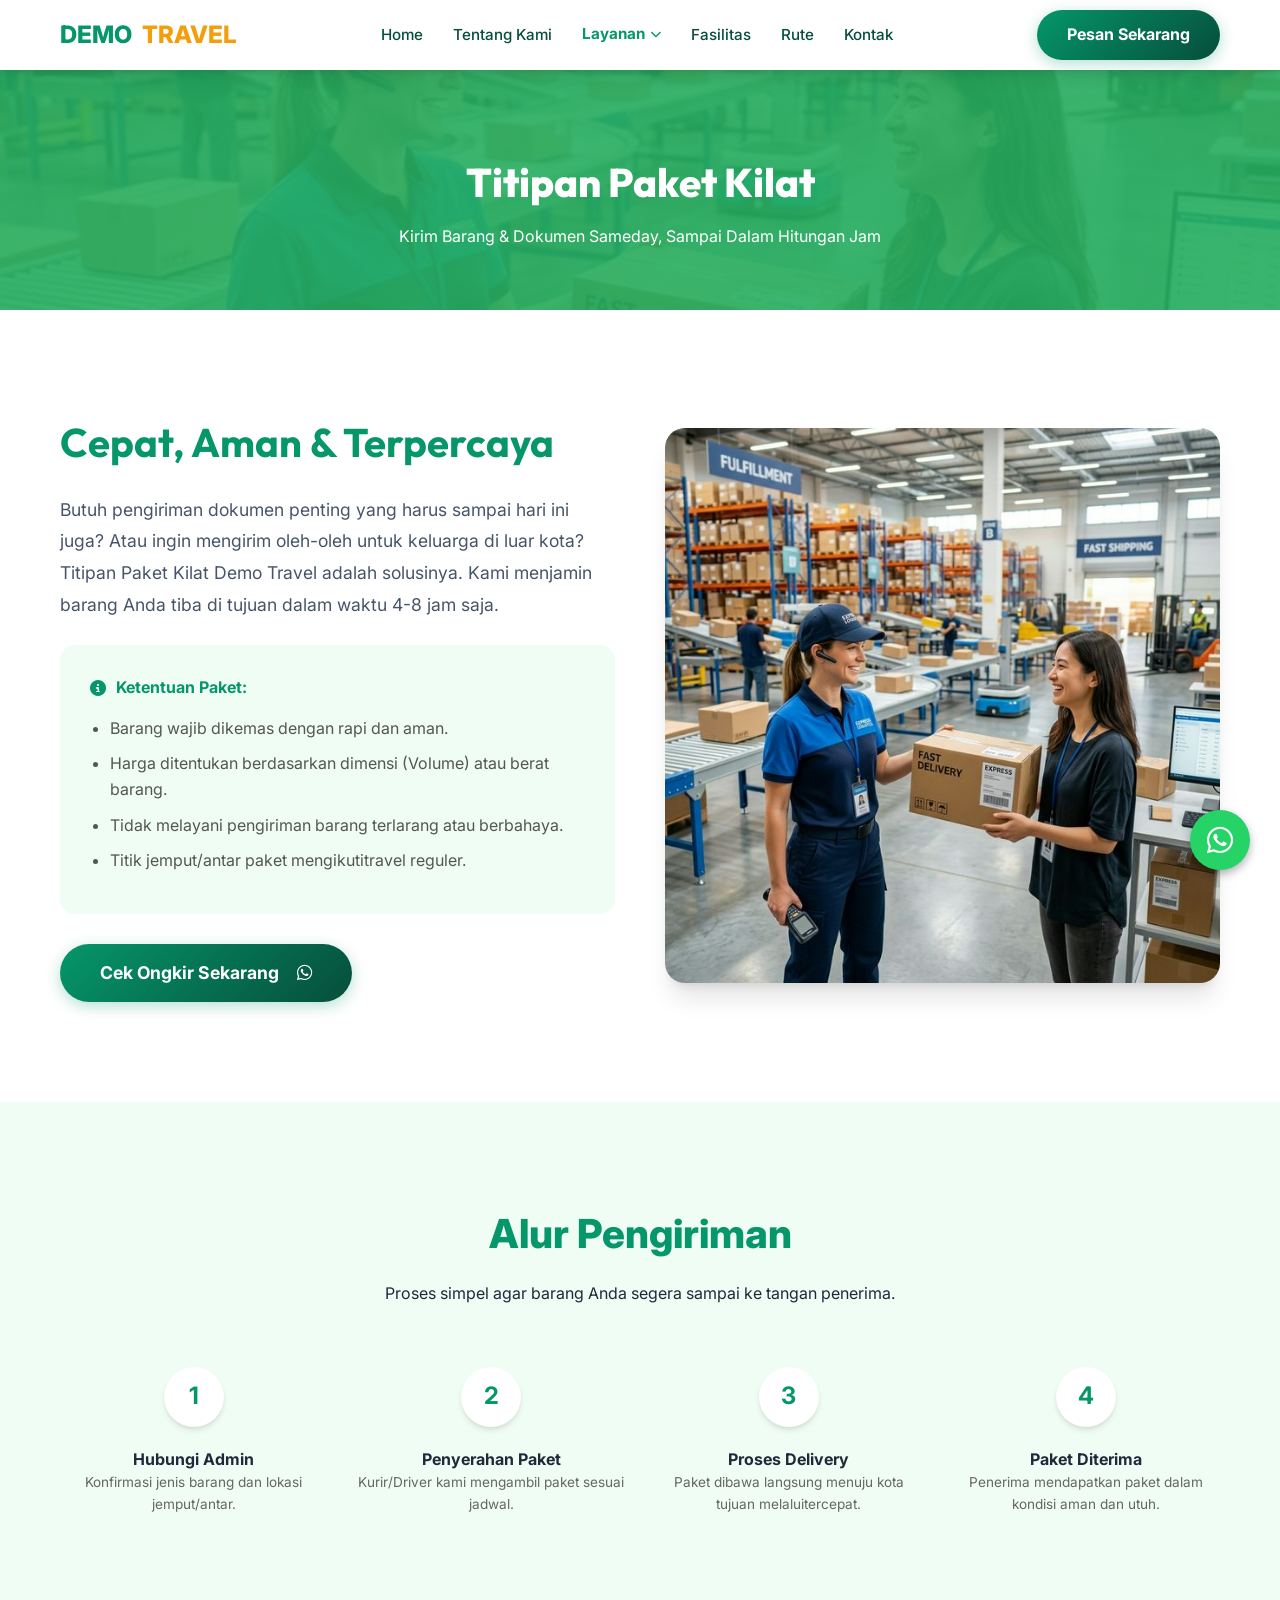
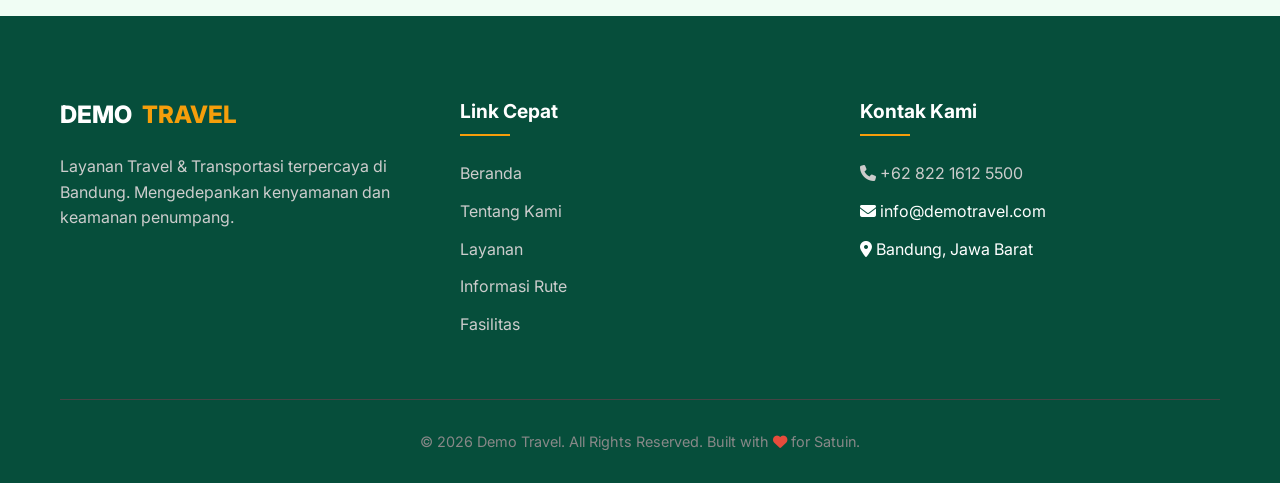
<file: layanan-titip-paket.html>
<!DOCTYPE html>
<html lang="id">
<head>
    <meta charset="UTF-8">
    <meta name="viewport" content="width=device-width, initial-scale=1.0">
    <title>Titipan Paket Kilat | Demo Travel</title>
    <meta name="description" content="Kirim paket sameday Bandung - Jakarta murah dan aman. Titipan paket kilat dokumen dan barang berharga sampai dalam hitungan jam.">
    <link rel="stylesheet" href="style.css">
    <link rel="stylesheet" href="https://cdnjs.cloudflare.com/ajax/libs/font-awesome/6.4.0/css/all.min.css">
    <link href="https://fonts.googleapis.com/css2?family=Inter:wght@400;500;600;700;800;900&family=Outfit:wght@400;700;900&display=swap" rel="stylesheet">
</head>
<body>
    <div class="menu-overlay" id="menu-overlay"></div>
    <!-- Header -->
    <header id="header" class="scrolled">
        <div class="container">
            <nav>
                <a href="index.html" class="logo">DEMO <span>TRAVEL</span></a>
                <div class="menu-toggle" id="mobile-menu">
                    <span></span>
                    <span></span>
                    <span></span>
                </div>
                <ul class="nav-links" id="nav-links">
                    <li><a href="index.html">Home</a></li>
                    <li><a href="profil.html">Tentang Kami</a></li>
                    <li class="dropdown">
                        <a href="layanan.html" style="color: var(--primary); font-weight: 700;">Layanan <i class="fas fa-chevron-down" style="font-size: 0.7rem;"></i></a>
                        <ul class="dropdown-menu">
                            <li><a href="layanan-door-to-door.html">Door to Door</a></li>
                            <li><a href="layanan-tour-wisata.html">Tour Wisata</a></li>
                            <li><a href="layanan-rental-mobil.html">Rental Mobil</a></li>
                            <li><a href="layanan-titip-paket.html">Titipan Paket</a></li>
                        </ul>
                    </li>
                    <li><a href="fasilitas.html">Fasilitas</a></li>
                    <li><a href="rute.html">Rute</a></li>
                    <li><a href="kontak.html">Kontak</a></li>
                </ul>
                <a href="https://wa.me/6282216125500" class="btn-booking desktop-only">Pesan Sekarang</a>
            </nav>
        </div>
    </header>

    <!-- Page Header -->
    <section class="page-header" style="background: linear-gradient(rgba(39, 174, 96,0.9), rgba(39, 174, 96,0.9)), url('assets/images/service-package.png') center/cover;">
        <div class="container">
            <h1>Titipan Paket Kilat</h1>
            <p>Kirim Barang & Dokumen Sameday, Sampai Dalam Hitungan Jam</p>
        </div>
    </section>

    <!-- Content -->
    <section class="section">
        <div class="container">
            <div class="services-grid" style="align-items: center; gap: 50px;">
                <div>
                    <h2 style="font-size: 2.5rem; color: var(--primary); margin-bottom: 20px; font-family: 'Outfit', sans-serif;">Cepat, Aman & Terpercaya</h2>
                    <p style="margin-bottom: 25px; color: var(--text-muted); font-size: 1.1rem; line-height: 1.8;">
                        Butuh pengiriman dokumen penting yang harus sampai hari ini juga? Atau ingin mengirim oleh-oleh untuk keluarga di luar kota? Titipan Paket Kilat Demo Travel adalah solusinya. Kami menjamin barang Anda tiba di tujuan dalam waktu 4-8 jam saja.
                    </p>
                    
                    <div style="background: var(--light); padding: 30px; border-radius: 15px; margin-bottom: 30px;">
                        <h4 style="margin-bottom: 15px; color: var(--primary); display: flex; align-items: center; gap: 10px;"><i class="fas fa-info-circle"></i> Ketentuan Paket:</h4>
                        <ul style="list-style: disc; padding-left: 20px; color: #555;">
                            <li style="margin-bottom: 10px;">Barang wajib dikemas dengan rapi dan aman.</li>
                            <li style="margin-bottom: 10px;">Harga ditentukan berdasarkan dimensi (Volume) atau berat barang.</li>
                            <li style="margin-bottom: 10px;">Tidak melayani pengiriman barang terlarang atau berbahaya.</li>
                            <li style="margin-bottom: 10px;">Titik jemput/antar paket mengikutitravel reguler.</li>
                        </ul>
                    </div>

                    <a href="https://wa.me/6282216125500" class="btn-booking" style="padding: 15px 40px; font-size: 1.1rem;">Cek Ongkir Sekarang <i class="fab fa-whatsapp" style="margin-left: 10px;"></i></a>
                </div>
                <div style="border-radius: 20px; overflow: hidden; box-shadow: var(--shadow-lg);">
                    <img src="assets/images/service-package.png" alt="Titipan Paket" style="width: 100%; display: block;">
                </div>
            </div>
        </div>
    </section>

    <!-- Steps -->
    <section class="section" style="background: var(--light);">
        <div class="container">
            <div class="section-header">
                <h2>Alur Pengiriman</h2>
                <p>Proses simpel agar barang Anda segera sampai ke tangan penerima.</p>
            </div>
            <div class="services-grid" style="grid-template-columns: repeat(auto-fit, minmax(200px, 1fr)); text-align: center;">
                <div>
                    <div style="width: 60px; height: 60px; background: var(--white); color: var(--primary); border-radius: 50%; display: flex; align-items: center; justify-content: center; font-size: 1.5rem; font-weight: bold; margin: 0 auto 20px; box-shadow: var(--shadow-sm);">1</div>
                    <h4>Hubungi Admin</h4>
                    <p style="font-size: 0.85rem; color: #666;">Konfirmasi jenis barang dan lokasi jemput/antar.</p>
                </div>
                <div>
                    <div style="width: 60px; height: 60px; background: var(--white); color: var(--primary); border-radius: 50%; display: flex; align-items: center; justify-content: center; font-size: 1.5rem; font-weight: bold; margin: 0 auto 20px; box-shadow: var(--shadow-sm);">2</div>
                    <h4>Penyerahan Paket</h4>
                    <p style="font-size: 0.85rem; color: #666;">Kurir/Driver kami mengambil paket sesuai jadwal.</p>
                </div>
                <div>
                    <div style="width: 60px; height: 60px; background: var(--white); color: var(--primary); border-radius: 50%; display: flex; align-items: center; justify-content: center; font-size: 1.5rem; font-weight: bold; margin: 0 auto 20px; box-shadow: var(--shadow-sm);">3</div>
                    <h4>Proses Delivery</h4>
                    <p style="font-size: 0.85rem; color: #666;">Paket dibawa langsung menuju kota tujuan melaluitercepat.</p>
                </div>
                <div>
                    <div style="width: 60px; height: 60px; background: var(--white); color: var(--primary); border-radius: 50%; display: flex; align-items: center; justify-content: center; font-size: 1.5rem; font-weight: bold; margin: 0 auto 20px; box-shadow: var(--shadow-sm);">4</div>
                    <h4>Paket Diterima</h4>
                    <p style="font-size: 0.85rem; color: #666;">Penerima mendapatkan paket dalam kondisi aman dan utuh.</p>
                </div>
            </div>
        </div>
    </section>

    <!-- Footer -->
    <footer id="contact">
        <div class="container">
            <div class="footer-grid">
                <div class="footer-col">
                    <h2 class="logo" style="color: white; margin-bottom: 20px;">DEMO <span>TRAVEL</span></h2>
                    <p style="color: #ccc;">Layanan Travel & Transportasi terpercaya di Bandung. Mengedepankan kenyamanan dan keamanan penumpang.</p>
                </div>
                <div class="footer-col">
                    <h4>Link Cepat</h4>
                    <ul class="footer-links">
                        <li><a href="index.html">Beranda</a></li>
                        <li><a href="profil.html">Tentang Kami</a></li>
                        <li><a href="layanan.html">Layanan</a></li>
                        <li><a href="rute.html">Informasi Rute</a></li>
                        <li><a href="fasilitas.html">Fasilitas</a></li>
                    </ul>
                </div>
                <div class="footer-col">
                    <h4>Kontak Kami</h4>
                    <ul class="footer-links">
                        <li><a href="https://wa.me/6282216125500"><i class="fas fa-phone"></i> +62 822 1612 5500</a></li>
                        <li><i class="fas fa-envelope"></i> info@demotravel.com</li>
                        <li><i class="fas fa-map-marker-alt"></i> Bandung, Jawa Barat</li>
                    </ul>
                </div>
            </div>
            <div class="copyright">
                <p>&copy; 2026 Demo Travel. All Rights Reserved. Built with <i class="fas fa-heart" style="color: #e74c3c;"></i> for Satuin.</p>
            </div>
        </div>
    </footer>

    <!-- Floating WhatsApp -->
    <a href="https://wa.me/6282216125500" class="wa-float" target="_blank">
        <i class="fab fa-whatsapp"></i>
    </a>

    <script>
        const mobileMenu = document.getElementById('mobile-menu');
        const navLinks = document.getElementById('nav-links');
        const overlay = document.getElementById('menu-overlay');
        
        if(mobileMenu) {
            mobileMenu.addEventListener('click', () => {
                mobileMenu.classList.toggle('active');
                navLinks.classList.toggle('active');
                overlay.classList.toggle('active');
                
                if (!navLinks.classList.contains('active')) {
                    document.querySelectorAll('.dropdown').forEach(d => d.classList.remove('active'));
                }
            });
        }

        if(overlay) {
            overlay.addEventListener('click', () => {
                mobileMenu.classList.remove('active');
                navLinks.classList.remove('active');
                overlay.classList.remove('active');
                document.querySelectorAll('.dropdown').forEach(d => d.classList.remove('active'));
            });
        }
        document.querySelectorAll('.dropdown > a').forEach(anchor => {
            anchor.addEventListener('click', function(e) {
                if (window.innerWidth <= 768) {
                    e.preventDefault();
                    this.parentElement.classList.toggle('active');
                }
            });
        });
    </script>
</body>
</html>
</file>
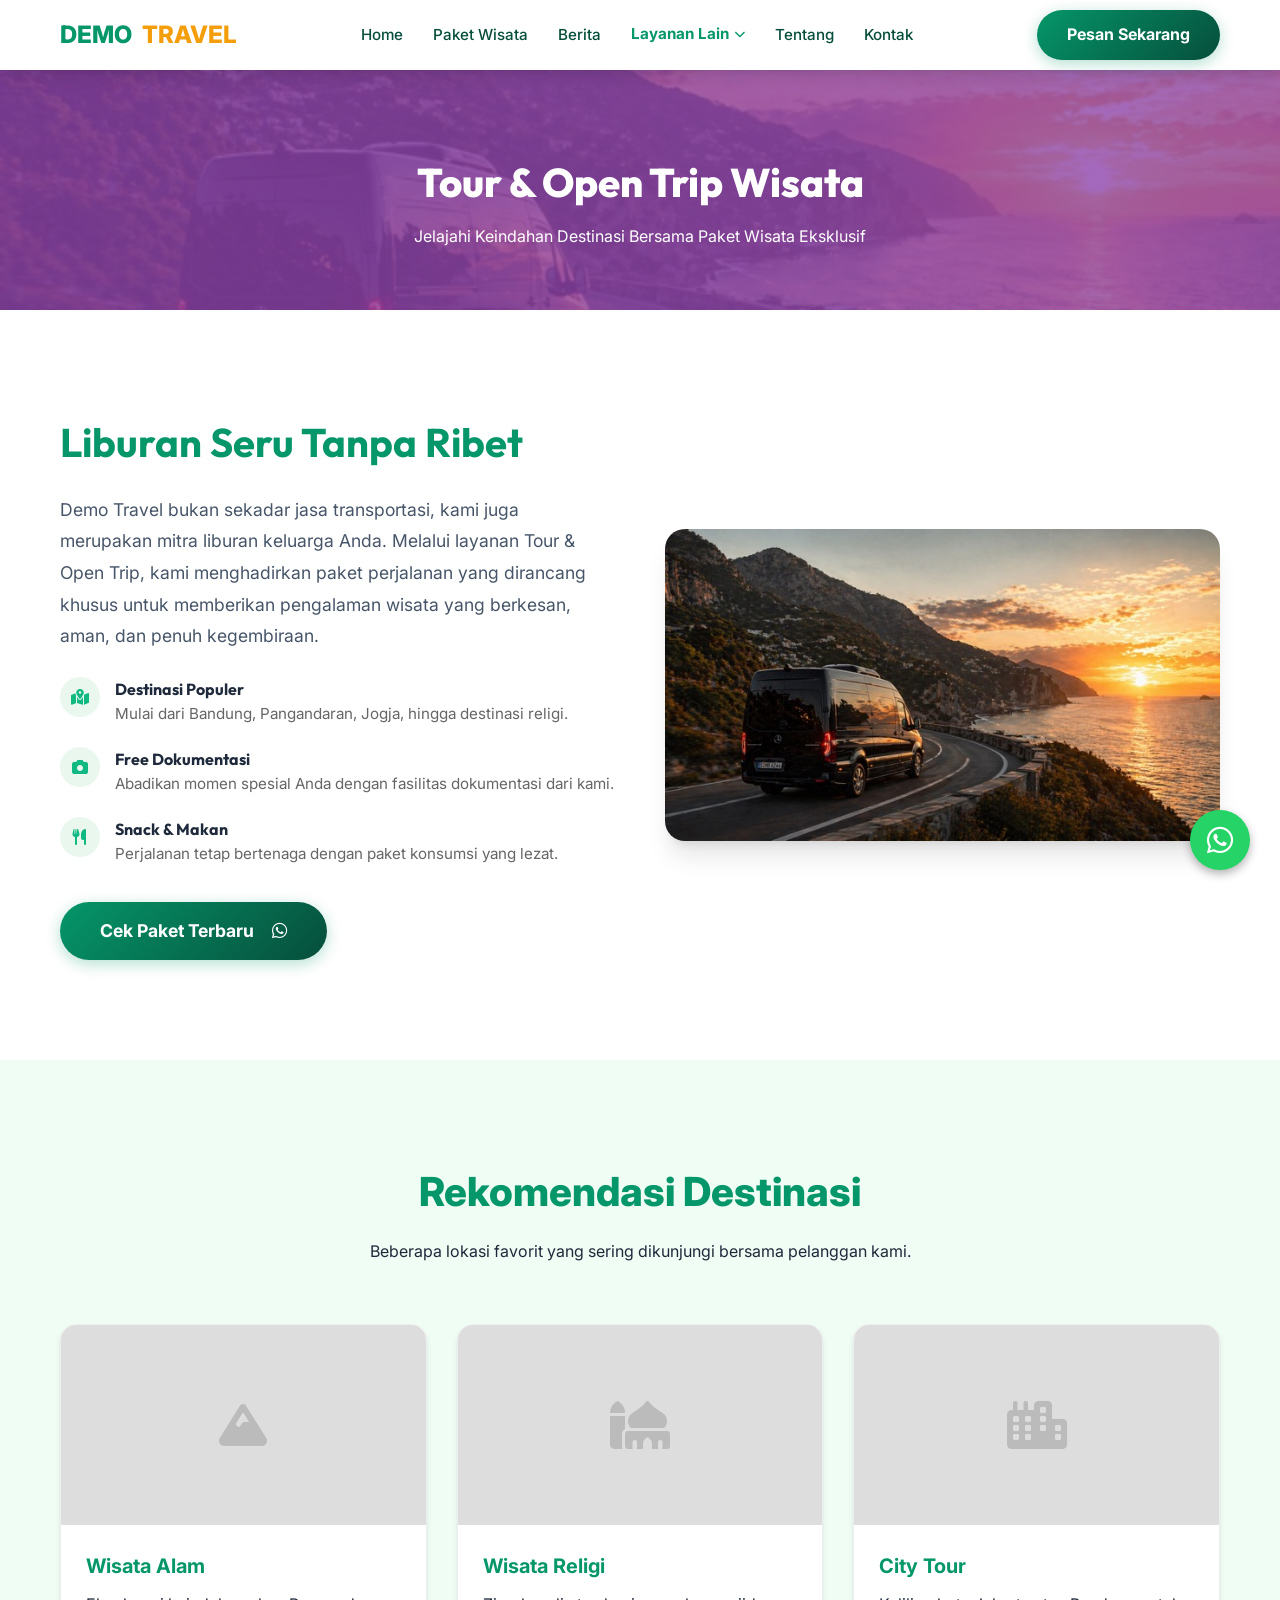
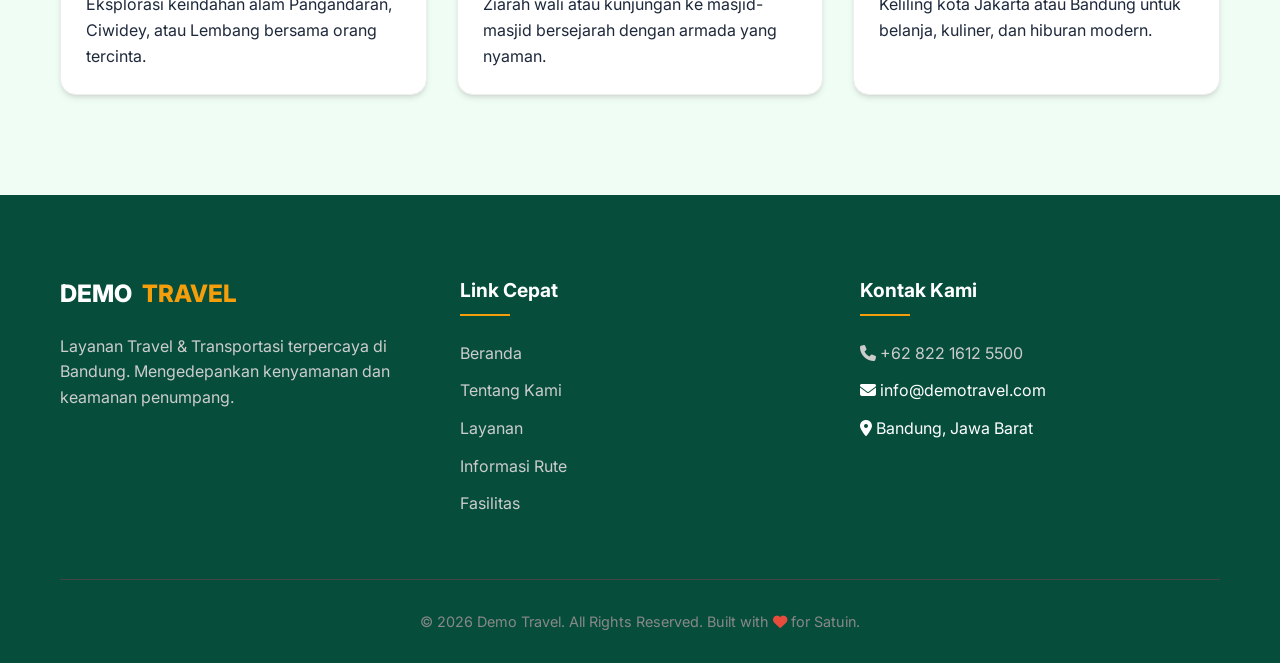
<file: layanan-tour-wisata.html>
<!DOCTYPE html>
<html lang="id">
<head>
    <meta charset="UTF-8">
    <meta name="viewport" content="width=device-width, initial-scale=1.0">
    <title>Tour & Wisata | Demo Travel</title>
    <meta name="description" content="Paket tour wisata dan open trip terbaik. Nikmati liburan seru ke berbagai destinasi bersama Demo Travel.">
    <link rel="stylesheet" href="style.css">
    <link rel="stylesheet" href="https://cdnjs.cloudflare.com/ajax/libs/font-awesome/6.4.0/css/all.min.css">
    <link href="https://fonts.googleapis.com/css2?family=Inter:wght@400;500;600;700;800;900&family=Outfit:wght@400;700;900&display=swap" rel="stylesheet">
</head>
<body>
    <div class="menu-overlay" id="menu-overlay"></div>
    <!-- Header -->
    <header id="header" class="scrolled">
        <div class="container">
            <nav>
                <a href="index.html" class="logo">DEMO <span>TRAVEL</span></a>
                <div class="menu-toggle" id="mobile-menu">
                    <span></span>
                    <span></span>
                    <span></span>
                </div>
                <ul class="nav-links" id="nav-links">
                    <li><a href="index.html">Home</a></li>
                    <li><a href="index.html#packages">Paket Wisata</a></li>
                    <li><a href="index.html#news">Berita</a></li>
                    <li class="dropdown">
                        <a href="layanan.html" style="color: var(--primary); font-weight: 700;">Layanan Lain <i class="fas fa-chevron-down" style="font-size: 0.7rem;"></i></a>
                        <ul class="dropdown-menu">
                            <li><a href="layanan-door-to-door.html">Travel Reguler</a></li>
                            <li><a href="layanan-rental-mobil.html">Rental Mobil</a></li>
                            <li><a href="layanan-titip-paket.html">Titipan Paket</a></li>
                        </ul>
                    </li>
                    <li><a href="profil.html">Tentang</a></li>
                    <li><a href="kontak.html">Kontak</a></li>
                </ul>
                <a href="https://wa.me/6282216125500" class="btn-booking desktop-only">Pesan Sekarang</a>
            </nav>
        </div>
    </header>

    <!-- Page Header -->
    <section class="page-header" style="background: linear-gradient(rgba(142, 68, 173,0.8), rgba(142, 68, 173,0.8)), url('assets/images/hero.jpeg') center/cover;">
        <div class="container">
            <h1>Tour & Open Trip Wisata</h1>
            <p>Jelajahi Keindahan Destinasi Bersama Paket Wisata Eksklusif</p>
        </div>
    </section>

    <!-- Content -->
    <section class="section">
        <div class="container">
            <div class="services-grid" style="align-items: center; gap: 50px;">
                <div style="order: 2; border-radius: 20px; overflow: hidden; box-shadow: var(--shadow-lg);">
                    <img src="assets/images/hero.jpeg" alt="Tour Wisata" style="width: 100%; display: block;">
                </div>
                <div style="order: 1;">
                    <h2 style="font-size: 2.5rem; color: var(--primary); margin-bottom: 20px; font-family: 'Outfit', sans-serif;">Liburan Seru Tanpa Ribet</h2>
                    <p style="margin-bottom: 25px; color: var(--text-muted); font-size: 1.1rem; line-height: 1.8;">
                        Demo Travel bukan sekadar jasa transportasi, kami juga merupakan mitra liburan keluarga Anda. Melalui layanan Tour & Open Trip, kami menghadirkan paket perjalanan yang dirancang khusus untuk memberikan pengalaman wisata yang berkesan, aman, dan penuh kegembiraan.
                    </p>
                    <ul style="margin-bottom: 35px;">
                        <li style="display: flex; gap: 15px; margin-bottom: 20px;">
                            <div style="width: 40px; height: 40px; background: rgba(39, 174, 96, 0.1); color: var(--accent); border-radius: 50%; display: flex; align-items: center; justify-content: center; flex-shrink: 0;">
                                <i class="fas fa-map-marked-alt"></i>
                            </div>
                            <div>
                                <h4 style="font-family: 'Outfit', sans-serif;">Destinasi Populer</h4>
                                <p style="color: #666; font-size: 0.95rem;">Mulai dari Bandung, Pangandaran, Jogja, hingga destinasi religi.</p>
                            </div>
                        </li>
                        <li style="display: flex; gap: 15px; margin-bottom: 20px;">
                            <div style="width: 40px; height: 40px; background: rgba(39, 174, 96, 0.1); color: var(--accent); border-radius: 50%; display: flex; align-items: center; justify-content: center; flex-shrink: 0;">
                                <i class="fas fa-camera"></i>
                            </div>
                            <div>
                                <h4 style="font-family: 'Outfit', sans-serif;">Free Dokumentasi</h4>
                                <p style="color: #666; font-size: 0.95rem;">Abadikan momen spesial Anda dengan fasilitas dokumentasi dari kami.</p>
                            </div>
                        </li>
                        <li style="display: flex; gap: 15px;">
                            <div style="width: 40px; height: 40px; background: rgba(39, 174, 96, 0.1); color: var(--accent); border-radius: 50%; display: flex; align-items: center; justify-content: center; flex-shrink: 0;">
                                <i class="fas fa-utensils"></i>
                            </div>
                            <div>
                                <h4 style="font-family: 'Outfit', sans-serif;">Snack & Makan</h4>
                                <p style="color: #666; font-size: 0.95rem;">Perjalanan tetap bertenaga dengan paket konsumsi yang lezat.</p>
                            </div>
                        </li>
                    </ul>
                    <a href="https://wa.me/6282216125500" class="btn-booking" style="padding: 15px 40px; font-size: 1.1rem;">Cek Paket Terbaru <i class="fab fa-whatsapp" style="margin-left: 10px;"></i></a>
                </div>
            </div>
        </div>
    </section>

    <!-- Destinasi Grid -->
    <section class="section" style="background: var(--light);">
        <div class="container">
            <div class="section-header">
                <h2>Rekomendasi Destinasi</h2>
                <p>Beberapa lokasi favorit yang sering dikunjungi bersama pelanggan kami.</p>
            </div>
            <div class="services-grid">
                <div class="service-card">
                    <div style="height: 200px; background: #ddd; display: flex; align-items: center; justify-content: center;"><i class="fas fa-mountain" style="font-size: 3rem; color: #bbb;"></i></div>
                    <div class="service-content">
                        <h3>Wisata Alam</h3>
                        <p>Eksplorasi keindahan alam Pangandaran, Ciwidey, atau Lembang bersama orang tercinta.</p>
                    </div>
                </div>
                <div class="service-card">
                    <div style="height: 200px; background: #ddd; display: flex; align-items: center; justify-content: center;"><i class="fas fa-mosque" style="font-size: 3rem; color: #bbb;"></i></div>
                    <div class="service-content">
                        <h3>Wisata Religi</h3>
                        <p>Ziarah wali atau kunjungan ke masjid-masjid bersejarah dengan armada yang nyaman.</p>
                    </div>
                </div>
                <div class="service-card">
                    <div style="height: 200px; background: #ddd; display: flex; align-items: center; justify-content: center;"><i class="fas fa-city" style="font-size: 3rem; color: #bbb;"></i></div>
                    <div class="service-content">
                        <h3>City Tour</h3>
                        <p>Keliling kota Jakarta atau Bandung untuk belanja, kuliner, dan hiburan modern.</p>
                    </div>
                </div>
            </div>
        </div>
    </section>

    <!-- Footer -->
    <footer id="contact">
        <div class="container">
            <div class="footer-grid">
                <div class="footer-col">
                    <h2 class="logo" style="color: white; margin-bottom: 20px;">DEMO <span>TRAVEL</span></h2>
                    <p style="color: #ccc;">Layanan Travel & Transportasi terpercaya di Bandung. Mengedepankan kenyamanan dan keamanan penumpang.</p>
                </div>
                <div class="footer-col">
                    <h4>Link Cepat</h4>
                    <ul class="footer-links">
                        <li><a href="index.html">Beranda</a></li>
                        <li><a href="profil.html">Tentang Kami</a></li>
                        <li><a href="layanan.html">Layanan</a></li>
                        <li><a href="rute.html">Informasi Rute</a></li>
                        <li><a href="fasilitas.html">Fasilitas</a></li>
                    </ul>
                </div>
                <div class="footer-col">
                    <h4>Kontak Kami</h4>
                    <ul class="footer-links">
                        <li><a href="https://wa.me/6282216125500"><i class="fas fa-phone"></i> +62 822 1612 5500</a></li>
                        <li><i class="fas fa-envelope"></i> info@demotravel.com</li>
                        <li><i class="fas fa-map-marker-alt"></i> Bandung, Jawa Barat</li>
                    </ul>
                </div>
            </div>
            <div class="copyright">
                <p>&copy; 2026 Demo Travel. All Rights Reserved. Built with <i class="fas fa-heart" style="color: #e74c3c;"></i> for Satuin.</p>
            </div>
        </div>
    </footer>

    <!-- Floating WhatsApp -->
    <a href="https://wa.me/6282216125500" class="wa-float" target="_blank">
        <i class="fab fa-whatsapp"></i>
    </a>

    <script>
        const mobileMenu = document.getElementById('mobile-menu');
        const navLinks = document.getElementById('nav-links');
        const overlay = document.getElementById('menu-overlay');
        
        if(mobileMenu) {
            mobileMenu.addEventListener('click', () => {
                mobileMenu.classList.toggle('active');
                navLinks.classList.toggle('active');
                overlay.classList.toggle('active');
                
                if (!navLinks.classList.contains('active')) {
                    document.querySelectorAll('.dropdown').forEach(d => d.classList.remove('active'));
                }
            });
        }

        if(overlay) {
            overlay.addEventListener('click', () => {
                mobileMenu.classList.remove('active');
                navLinks.classList.remove('active');
                overlay.classList.remove('active');
                document.querySelectorAll('.dropdown').forEach(d => d.classList.remove('active'));
            });
        }
        document.querySelectorAll('.dropdown > a').forEach(anchor => {
            anchor.addEventListener('click', function(e) {
                if (window.innerWidth <= 768) {
                    e.preventDefault();
                    this.parentElement.classList.toggle('active');
                }
            });
        });
    </script>
</body>
</html>
</file>
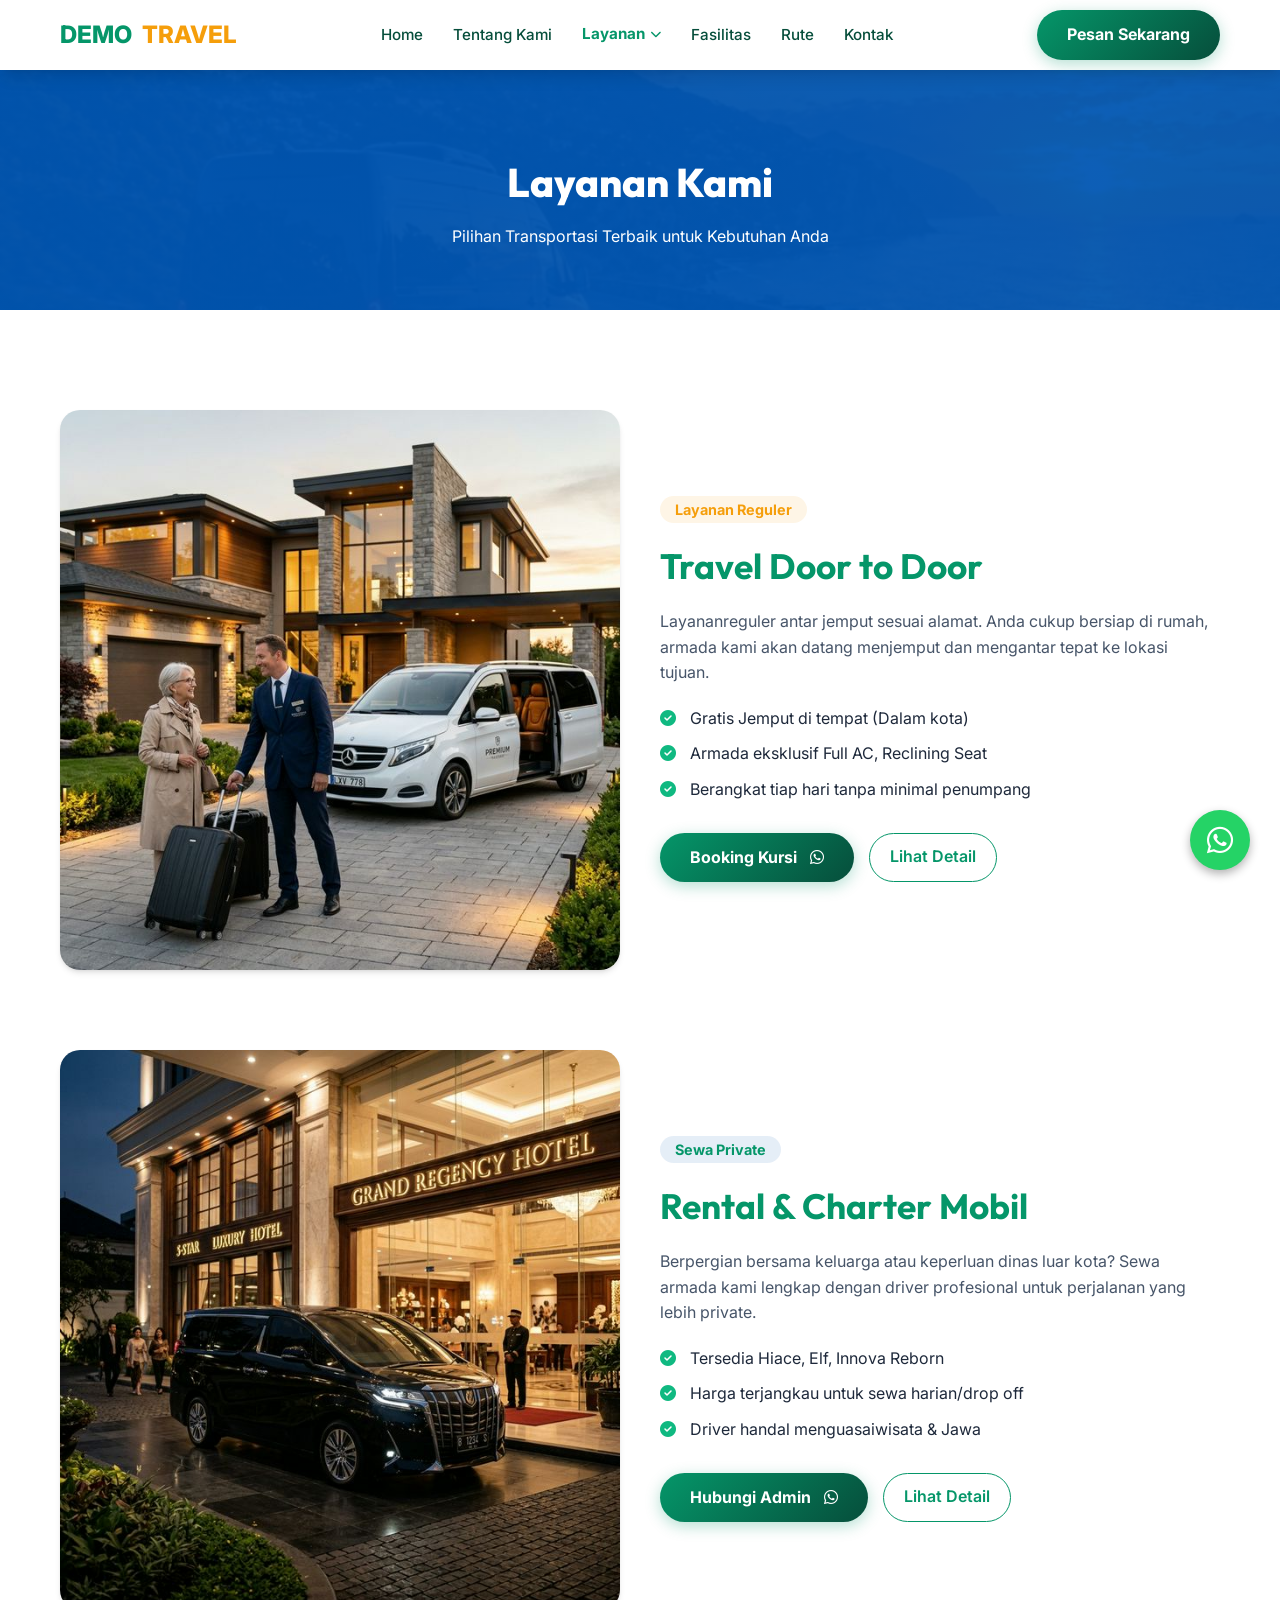
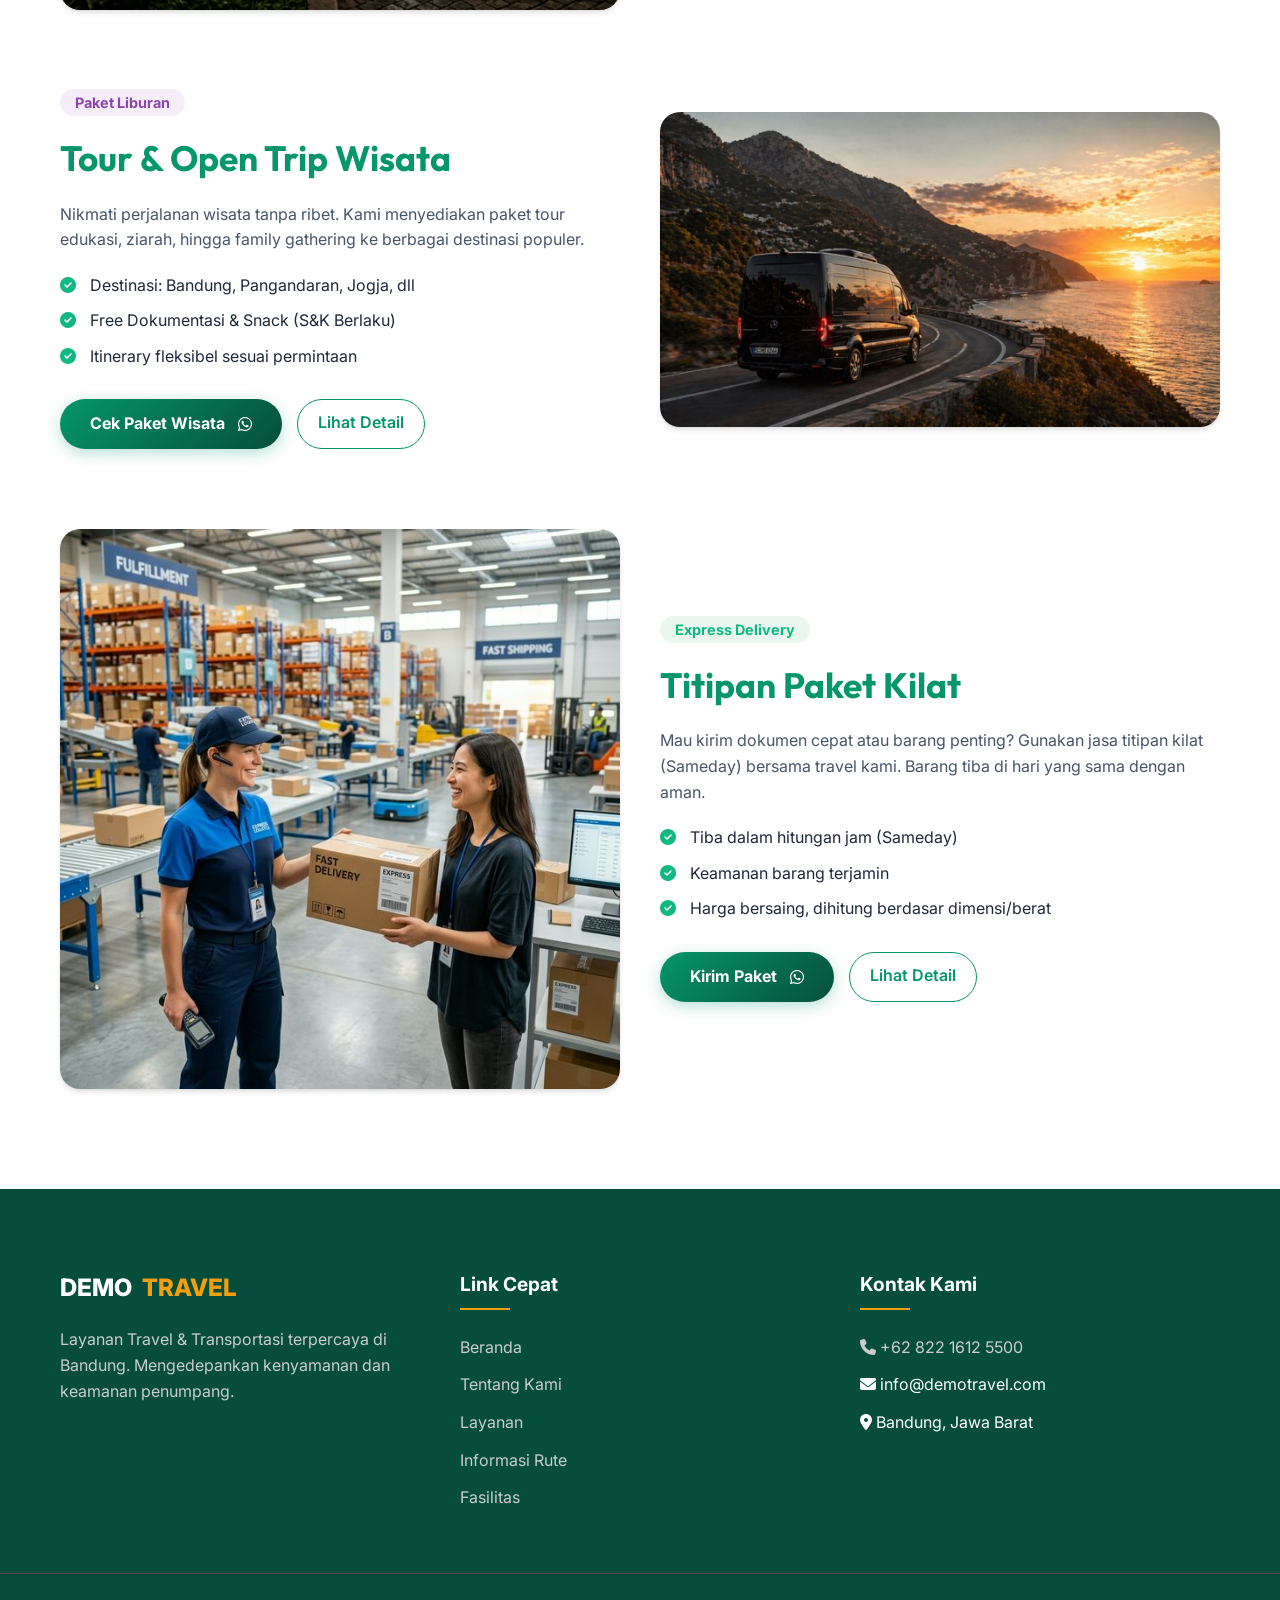
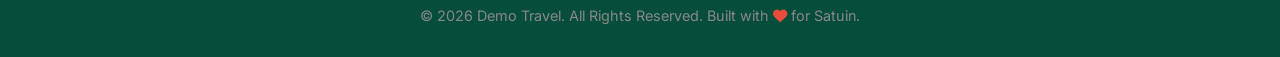
<file: layanan.html>
<!DOCTYPE html>
<html lang="id">
<head>
    <meta charset="UTF-8">
    <meta name="viewport" content="width=device-width, initial-scale=1.0">
    <title>Layanan Kami | Demo Travel</title>
    <meta name="description" content="Detail layanan Travel Door to Door, Rental Mobil, dan Titipan Paket Kilat dari Demo Travel.">
    <link rel="stylesheet" href="style.css">
    <link rel="stylesheet" href="https://cdnjs.cloudflare.com/ajax/libs/font-awesome/6.4.0/css/all.min.css">
    <link href="https://fonts.googleapis.com/css2?family=Inter:wght@400;500;600;700;800;900&family=Outfit:wght@400;700;900&display=swap" rel="stylesheet">
</head>
<body>
    <div class="menu-overlay" id="menu-overlay"></div>
    <!-- Header -->
    <header id="header" class="scrolled">
        <div class="container">
            <nav>
                <a href="index.html" class="logo">DEMO <span>TRAVEL</span></a>
                <div class="menu-toggle" id="mobile-menu">
                    <span></span>
                    <span></span>
                    <span></span>
                </div>
                <ul class="nav-links" id="nav-links">
                    <li><a href="index.html">Home</a></li>
                    <li><a href="profil.html">Tentang Kami</a></li>
                    <li class="dropdown">
                        <a href="layanan.html" style="color: var(--primary); font-weight: 700;">Layanan <i class="fas fa-chevron-down" style="font-size: 0.7rem;"></i></a>
                        <ul class="dropdown-menu">
                            <li><a href="layanan-door-to-door.html">Door to Door</a></li>
                            <li><a href="layanan-tour-wisata.html">Tour Wisata</a></li>
                            <li><a href="layanan-rental-mobil.html">Rental Mobil</a></li>
                            <li><a href="layanan-titip-paket.html">Titipan Paket</a></li>
                        </ul>
                    </li>
                    <li><a href="fasilitas.html">Fasilitas</a></li>
                    <li><a href="rute.html">Rute</a></li>
                    <li><a href="kontak.html">Kontak</a></li>
                </ul>
                <a href="https://wa.me/6282216125500" class="btn-booking desktop-only">Pesan Sekarang</a>
            </nav>
        </div>
    </header>

    <!-- Page Header -->
    <section class="page-header">
        <div class="container">
            <h1>Layanan Kami</h1>
            <p>Pilihan Transportasi Terbaik untuk Kebutuhan Anda</p>
        </div>
    </section>

    <!-- Detailed Services -->
    <section class="section">
        <div class="container">
            
            <!-- Service 1: Door to Door -->
            <div class="services-grid" id="door-to-door" style="align-items: center; gap: 40px; margin-bottom: 80px;">
                <div style="border-radius: 20px; overflow: hidden; box-shadow: var(--shadow-sm);">
                    <img src="assets/images/service-door.png" alt="Travel Door to Door" style="width: 100%; display: block; object-fit: cover;">
                </div>
                <div>
                    <span style="background: rgba(243, 156, 18, 0.1); color: var(--secondary); padding: 5px 15px; border-radius: 50px; font-weight: bold; font-size: 0.9rem;">Layanan Reguler</span>
                    <h2 style="font-size: 2.2rem; color: var(--primary); margin: 15px 0; font-family: 'Outfit', sans-serif;">Travel Door to Door</h2>
                    <p style="color: var(--text-muted); margin-bottom: 20px;">Layananreguler antar jemput sesuai alamat. Anda cukup bersiap di rumah, armada kami akan datang menjemput dan mengantar tepat ke lokasi tujuan.</p>
                    <ul style="margin-bottom: 30px;">
                        <li style="margin-bottom: 10px;"><i class="fas fa-check-circle" style="color: var(--accent); margin-right: 10px;"></i> Gratis Jemput di tempat (Dalam kota)</li>
                        <li style="margin-bottom: 10px;"><i class="fas fa-check-circle" style="color: var(--accent); margin-right: 10px;"></i> Armada eksklusif Full AC, Reclining Seat</li>
                        <li style="margin-bottom: 10px;"><i class="fas fa-check-circle" style="color: var(--accent); margin-right: 10px;"></i> Berangkat tiap hari tanpa minimal penumpang</li>
                    </ul>
                    <div style="display: flex; gap: 15px;">
                        <a href="https://wa.me/6282216125500" class="btn-booking">Booking Kursi <i class="fab fa-whatsapp" style="margin-left: 5px;"></i></a>
                        <a href="layanan-door-to-door.html" style="padding: 10px 20px; border: 1px solid var(--primary); border-radius: 50px; font-weight: 600; color: var(--primary);">Lihat Detail</a>
                    </div>
                </div>
            </div>

            <!-- Service 2: Rental Mobil -->
            <div class="services-grid" id="rental-mobil" style="align-items: center; gap: 40px; margin-bottom: 80px;">
                <div style="border-radius: 20px; overflow: hidden; box-shadow: var(--shadow-sm);">
                    <img src="assets/images/service-rental.png" alt="Rental Mobil Mewah" style="width: 100%; display: block; object-fit: cover;">
                </div>
                <div>
                    <span style="background: rgba(0, 86, 179, 0.1); color: var(--primary); padding: 5px 15px; border-radius: 50px; font-weight: bold; font-size: 0.9rem;">Sewa Private</span>
                    <h2 style="font-size: 2.2rem; color: var(--primary); margin: 15px 0; font-family: 'Outfit', sans-serif;">Rental & Charter Mobil</h2>
                    <p style="color: var(--text-muted); margin-bottom: 20px;">Berpergian bersama keluarga atau keperluan dinas luar kota? Sewa armada kami lengkap dengan driver profesional untuk perjalanan yang lebih private.</p>
                    <ul style="margin-bottom: 30px;">
                        <li style="margin-bottom: 10px;"><i class="fas fa-check-circle" style="color: var(--accent); margin-right: 10px;"></i> Tersedia Hiace, Elf, Innova Reborn</li>
                        <li style="margin-bottom: 10px;"><i class="fas fa-check-circle" style="color: var(--accent); margin-right: 10px;"></i> Harga terjangkau untuk sewa harian/drop off</li>
                        <li style="margin-bottom: 10px;"><i class="fas fa-check-circle" style="color: var(--accent); margin-right: 10px;"></i> Driver handal menguasaiwisata & Jawa</li>
                    </ul>
                    <div style="display: flex; gap: 15px;">
                        <a href="https://wa.me/6282216125500" class="btn-booking">Hubungi Admin <i class="fab fa-whatsapp" style="margin-left: 5px;"></i></a>
                        <a href="layanan-rental-mobil.html" style="padding: 10px 20px; border: 1px solid var(--primary); border-radius: 50px; font-weight: 600; color: var(--primary);">Lihat Detail</a>
                    </div>
                </div>
            </div>

            <!-- Service 3: Tour Wisata -->
            <div class="services-grid" id="tour-wisata" style="align-items: center; gap: 40px; margin-bottom: 80px;">
                <div style="border-radius: 20px; overflow: hidden; box-shadow: var(--shadow-sm); order: 2;">
                    <img src="assets/images/hero.jpeg" alt="Tour Wisata" style="width: 100%; display: block; object-fit: cover;">
                </div>
                <div style="order: 1;">
                    <span style="background: rgba(155, 89, 182, 0.1); color: #8e44ad; padding: 5px 15px; border-radius: 50px; font-weight: bold; font-size: 0.9rem;">Paket Liburan</span>
                    <h2 style="font-size: 2.2rem; color: var(--primary); margin: 15px 0; font-family: 'Outfit', sans-serif;">Tour & Open Trip Wisata</h2>
                    <p style="color: var(--text-muted); margin-bottom: 20px;">Nikmati perjalanan wisata tanpa ribet. Kami menyediakan paket tour edukasi, ziarah, hingga family gathering ke berbagai destinasi populer.</p>
                    <ul style="margin-bottom: 30px;">
                        <li style="margin-bottom: 10px;"><i class="fas fa-check-circle" style="color: var(--accent); margin-right: 10px;"></i> Destinasi: Bandung, Pangandaran, Jogja, dll</li>
                        <li style="margin-bottom: 10px;"><i class="fas fa-check-circle" style="color: var(--accent); margin-right: 10px;"></i> Free Dokumentasi & Snack (S&K Berlaku)</li>
                        <li style="margin-bottom: 10px;"><i class="fas fa-check-circle" style="color: var(--accent); margin-right: 10px;"></i> Itinerary fleksibel sesuai permintaan</li>
                    </ul>
                    <div style="display: flex; gap: 15px;">
                        <a href="https://wa.me/6282216125500" class="btn-booking">Cek Paket Wisata <i class="fab fa-whatsapp" style="margin-left: 5px;"></i></a>
                        <a href="layanan-tour-wisata.html" style="padding: 10px 20px; border: 1px solid var(--primary); border-radius: 50px; font-weight: 600; color: var(--primary);">Lihat Detail</a>
                    </div>
                </div>
            </div>

            <!-- Service 4: Titipan Paket -->
            <div class="services-grid" id="titip-paket" style="align-items: center; gap: 40px;">
                <div style="border-radius: 20px; overflow: hidden; box-shadow: var(--shadow-sm);">
                    <img src="assets/images/service-package.png" alt="Titipan Paket Kilat" style="width: 100%; display: block; object-fit: cover;">
                </div>
                <div>
                    <span style="background: rgba(39, 174, 96, 0.1); color: var(--accent); padding: 5px 15px; border-radius: 50px; font-weight: bold; font-size: 0.9rem;">Express Delivery</span>
                    <h2 style="font-size: 2.2rem; color: var(--primary); margin: 15px 0; font-family: 'Outfit', sans-serif;">Titipan Paket Kilat</h2>
                    <p style="color: var(--text-muted); margin-bottom: 20px;">Mau kirim dokumen cepat atau barang penting? Gunakan jasa titipan kilat (Sameday) bersama travel kami. Barang tiba di hari yang sama dengan aman.</p>
                    <ul style="margin-bottom: 30px;">
                        <li style="margin-bottom: 10px;"><i class="fas fa-check-circle" style="color: var(--accent); margin-right: 10px;"></i> Tiba dalam hitungan jam (Sameday)</li>
                        <li style="margin-bottom: 10px;"><i class="fas fa-check-circle" style="color: var(--accent); margin-right: 10px;"></i> Keamanan barang terjamin</li>
                        <li style="margin-bottom: 10px;"><i class="fas fa-check-circle" style="color: var(--accent); margin-right: 10px;"></i> Harga bersaing, dihitung berdasar dimensi/berat</li>
                    </ul>
                    <div style="display: flex; gap: 15px;">
                        <a href="https://wa.me/6282216125500" class="btn-booking">Kirim Paket <i class="fab fa-whatsapp" style="margin-left: 5px;"></i></a>
                        <a href="layanan-titip-paket.html" style="padding: 10px 20px; border: 1px solid var(--primary); border-radius: 50px; font-weight: 600; color: var(--primary);">Lihat Detail</a>
                    </div>
                </div>
            </div>

        </div>
    </section>

    <!-- Footer -->
    <footer id="contact">
        <div class="container">
            <div class="footer-grid">
                <div class="footer-col">
                    <h2 class="logo" style="color: white; margin-bottom: 20px;">DEMO <span>TRAVEL</span></h2>
                    <p style="color: #ccc;">Layanan Travel & Transportasi terpercaya di Bandung. Mengedepankan kenyamanan dan keamanan penumpang.</p>
                </div>
                <div class="footer-col">
                    <h4>Link Cepat</h4>
                    <ul class="footer-links">
                        <li><a href="index.html">Beranda</a></li>
                        <li><a href="profil.html">Tentang Kami</a></li>
                        <li><a href="layanan.html">Layanan</a></li>
                        <li><a href="rute.html">Informasi Rute</a></li>
                        <li><a href="fasilitas.html">Fasilitas</a></li>
                    </ul>
                </div>
                <div class="footer-col">
                    <h4>Kontak Kami</h4>
                    <ul class="footer-links">
                        <li><a href="https://wa.me/6282216125500"><i class="fas fa-phone"></i> +62 822 1612 5500</a></li>
                        <li><i class="fas fa-envelope"></i> info@demotravel.com</li>
                        <li><i class="fas fa-map-marker-alt"></i> Bandung, Jawa Barat</li>
                    </ul>
                </div>
            </div>
        </div>
            <div class="copyright">
                <p>&copy; 2026 Demo Travel. All Rights Reserved. Built with <i class="fas fa-heart" style="color: #e74c3c;"></i> for Satuin.</p>
            </div>
        </div>
    </footer>

    <!-- Floating WhatsApp -->
    <a href="https://wa.me/6282216125500" class="wa-float" target="_blank">
        <i class="fab fa-whatsapp"></i>
    </a>

    <script>
        const mobileMenu = document.getElementById('mobile-menu');
        const navLinks = document.getElementById('nav-links');
        const overlay = document.getElementById('menu-overlay');

        if(mobileMenu) {
            mobileMenu.addEventListener('click', () => {
                mobileMenu.classList.toggle('active');
                navLinks.classList.toggle('active');
                overlay.classList.toggle('active');
                
                if (!navLinks.classList.contains('active')) {
                    document.querySelectorAll('.dropdown').forEach(d => d.classList.remove('active'));
                }
            });
        }

        if(overlay) {
            overlay.addEventListener('click', () => {
                mobileMenu.classList.remove('active');
                navLinks.classList.remove('active');
                overlay.classList.remove('active');
                document.querySelectorAll('.dropdown').forEach(d => d.classList.remove('active'));
            });
        }

        if(overlay) {
            overlay.addEventListener('click', () => {
                mobileMenu.classList.remove('active');
                navLinks.classList.remove('active');
                overlay.classList.remove('active');
                document.querySelectorAll('.dropdown').forEach(d => d.classList.remove('active'));
            });
        }

        // Mobile Dropdown Toggle
        document.querySelectorAll('.dropdown > a').forEach(anchor => {
            anchor.addEventListener('click', function(e) {
                if (window.innerWidth <= 768) {
                    e.preventDefault();
                    this.parentElement.classList.toggle('active');
                }
            });
        });
    </script>
</body>
</html>
</file>
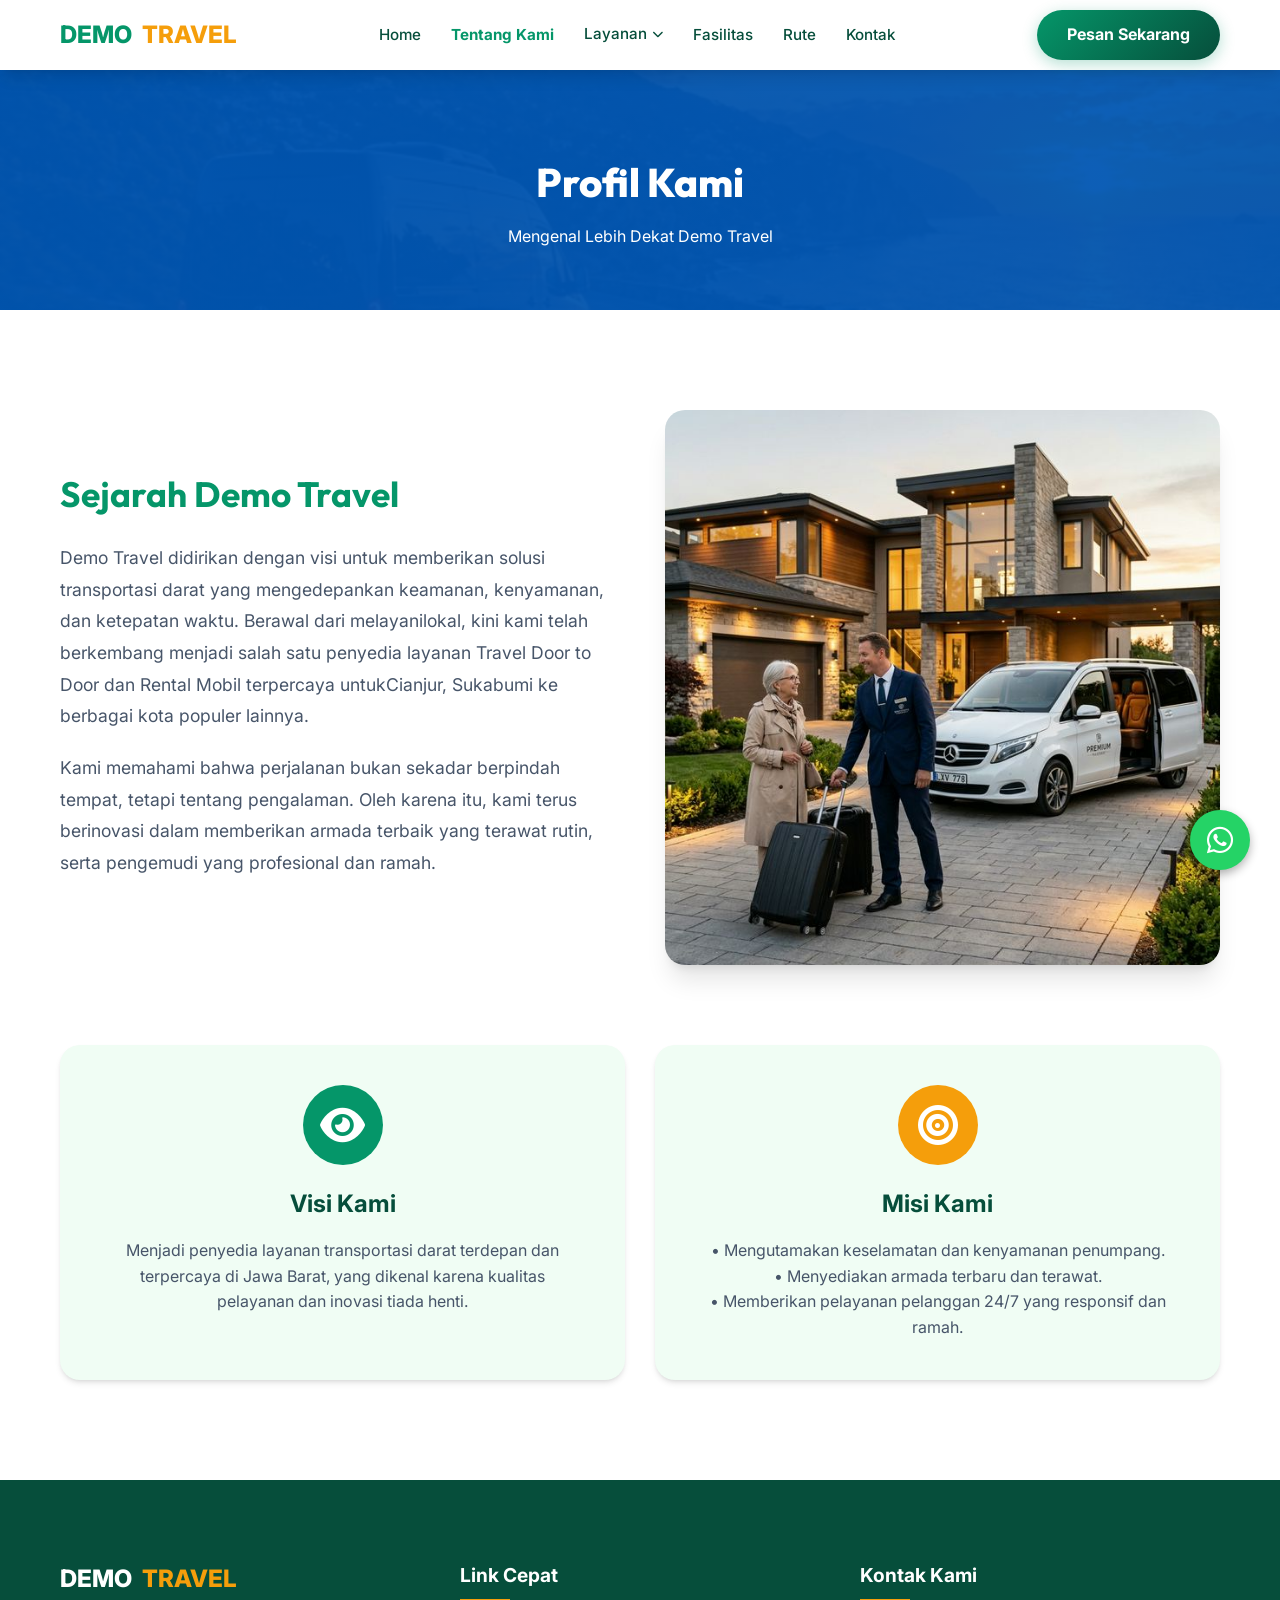
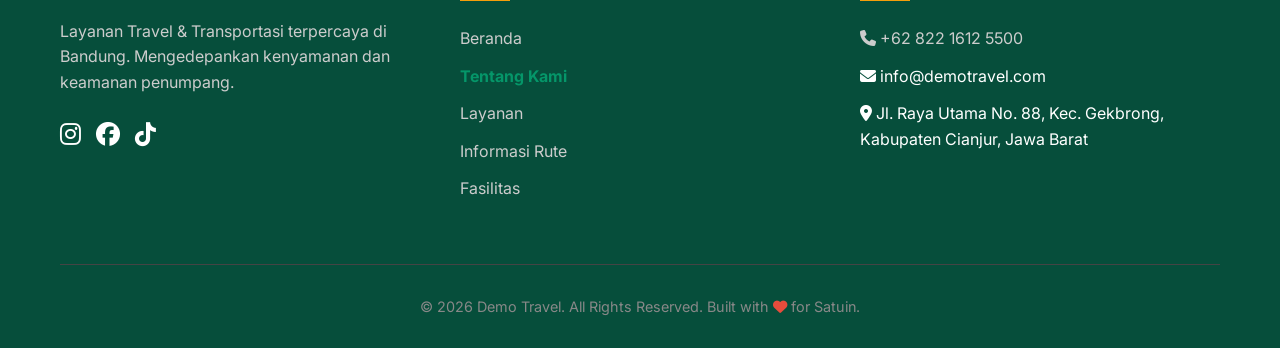
<file: profil.html>
<!DOCTYPE html>
<html lang="id">
<head>
    <meta charset="UTF-8">
    <meta name="viewport" content="width=device-width, initial-scale=1.0">
    <title>Profil Kami | Demo Travel</title>
    <meta name="description" content="Tentang Demo Travel, penyedia layanan travel door to door dan rental mobil terpercaya di wilayah wilayah pilihan Anda.">
    <link rel="stylesheet" href="style.css">
    <link rel="stylesheet" href="https://cdnjs.cloudflare.com/ajax/libs/font-awesome/6.4.0/css/all.min.css">
    <link href="https://fonts.googleapis.com/css2?family=Inter:wght@400;500;600;700;800;900&family=Outfit:wght@400;700;900&display=swap" rel="stylesheet">
</head>
<body>
    <div class="menu-overlay" id="menu-overlay"></div>

    <!-- Header -->
    <header id="header" class="scrolled">
        <div class="container">
            <nav>
                <a href="index.html" class="logo">DEMO <span>TRAVEL</span></a>
                <div class="menu-toggle" id="mobile-menu">
                    <span></span>
                    <span></span>
                    <span></span>
                </div>
                <ul class="nav-links" id="nav-links">
                    <li><a href="index.html">Home</a></li>
                    <li><a href="profil.html" style="color: var(--primary); font-weight: 700;">Tentang Kami</a></li>
                    <li class="dropdown">
                        <a href="layanan.html">Layanan <i class="fas fa-chevron-down" style="font-size: 0.7rem;"></i></a>
                        <ul class="dropdown-menu">
                            <li><a href="layanan-door-to-door.html">Door to Door</a></li>
                            <li><a href="layanan-tour-wisata.html">Tour Wisata</a></li>
                            <li><a href="layanan-rental-mobil.html">Rental Mobil</a></li>
                            <li><a href="layanan-titip-paket.html">Titipan Paket</a></li>
                        </ul>
                    </li>
                    <li><a href="fasilitas.html">Fasilitas</a></li>
                    <li><a href="rute.html">Rute</a></li>
                    <li><a href="kontak.html">Kontak</a></li>
                </ul>
                <a href="https://wa.me/6282216125500" class="btn-booking desktop-only">Pesan Sekarang</a>
            </nav>
        </div>
    </header>

    <!-- Page Header -->
    <section class="page-header">
        <div class="container">
            <h1>Profil Kami</h1>
            <p>Mengenal Lebih Dekat Demo Travel</p>
        </div>
    </section>

    <!-- About Content -->
    <section class="section">
        <div class="container">
            <div class="services-grid" style="align-items: center; gap: 50px;">
                <div class="about-text">
                    <h2 style="font-size: 2.2rem; color: var(--primary); margin-bottom: 20px; font-family: 'Outfit', sans-serif;">Sejarah Demo Travel</h2>
                    <p style="margin-bottom: 20px; font-size: 1.1rem; color: var(--text-muted); line-height: 1.8;">
                        Demo Travel didirikan dengan visi untuk memberikan solusi transportasi darat yang mengedepankan keamanan, kenyamanan, dan ketepatan waktu. Berawal dari melayanilokal, kini kami telah berkembang menjadi salah satu penyedia layanan Travel Door to Door dan Rental Mobil terpercaya untukCianjur, Sukabumi ke berbagai kota populer lainnya.
                    </p>
                    <p style="margin-bottom: 30px; font-size: 1.1rem; color: var(--text-muted); line-height: 1.8;">
                        Kami memahami bahwa perjalanan bukan sekadar berpindah tempat, tetapi tentang pengalaman. Oleh karena itu, kami terus berinovasi dalam memberikan armada terbaik yang terawat rutin, serta pengemudi yang profesional dan ramah.
                    </p>
                </div>
                <!-- Image Box -->
                <div style="border-radius: 20px; overflow: hidden; box-shadow: var(--shadow-lg);">
                    <img src="assets/images/service-door.png" alt="Tentang Demo Travel" style="width: 100%; display: block; object-fit: cover; height: 100%;">
                </div>
            </div>
            
            <!-- Visi Misi -->
            <div class="services-grid" style="margin-top: 80px;">
                <div style="background: var(--light); padding: 40px; border-radius: 20px; text-align: center; box-shadow: var(--shadow-sm);">
                    <div style="width: 80px; height: 80px; background: var(--primary); color: white; display: flex; align-items: center; justify-content: center; font-size: 2.5rem; border-radius: 50%; margin: 0 auto 20px;">
                        <i class="fas fa-eye"></i>
                    </div>
                    <h3 style="font-size: 1.5rem; margin-bottom: 15px; color: var(--dark);">Visi Kami</h3>
                    <p style="color: var(--text-muted);">Menjadi penyedia layanan transportasi darat terdepan dan terpercaya di Jawa Barat, yang dikenal karena kualitas pelayanan dan inovasi tiada henti.</p>
                </div>
                
                <div style="background: var(--light); padding: 40px; border-radius: 20px; text-align: center; box-shadow: var(--shadow-sm);">
                    <div style="width: 80px; height: 80px; background: var(--secondary); color: white; display: flex; align-items: center; justify-content: center; font-size: 2.5rem; border-radius: 50%; margin: 0 auto 20px;">
                        <i class="fas fa-bullseye"></i>
                    </div>
                    <h3 style="font-size: 1.5rem; margin-bottom: 15px; color: var(--dark);">Misi Kami</h3>
                    <p style="color: var(--text-muted);">
                        • Mengutamakan keselamatan dan kenyamanan penumpang.<br>
                        • Menyediakan armada terbaru dan terawat.<br>
                        • Memberikan pelayanan pelanggan 24/7 yang responsif dan ramah.
                    </p>
                </div>
            </div>
        </div>
    </section>

    <!-- Footer -->
    <footer id="contact">
        <div class="container">
            <div class="footer-grid">
                <div class="footer-col">
                    <h2 class="logo" style="color: white; margin-bottom: 20px;">DEMO <span>TRAVEL</span></h2>
                    <p style="color: #ccc;">Layanan Travel & Transportasi terpercaya di Bandung. Mengedepankan kenyamanan dan keamanan penumpang.</p>
                    <div style="margin-top: 20px; display: flex; gap: 15px;">
                        <a href="#" style="color: white; font-size: 1.5rem;"><i class="fab fa-instagram"></i></a>
                        <a href="#" style="color: white; font-size: 1.5rem;"><i class="fab fa-facebook"></i></a>
                        <a href="#" style="color: white; font-size: 1.5rem;"><i class="fab fa-tiktok"></i></a>
                    </div>
                </div>
                <div class="footer-col">
                    <h4>Link Cepat</h4>
                    <ul class="footer-links">
                        <li><a href="index.html">Beranda</a></li>
                        <li><a href="profil.html" style="color: var(--primary); font-weight: 700;">Tentang Kami</a></li>
                        <li><a href="layanan.html">Layanan</a></li>
                        <li><a href="rute.html">Informasi Rute</a></li>
                        <li><a href="fasilitas.html">Fasilitas</a></li>
                    </ul>
                </div>
                <div class="footer-col">
                    <h4>Kontak Kami</h4>
                    <ul class="footer-links">
                        <li><a href="https://wa.me/6282216125500"><i class="fas fa-phone"></i> +62 822 1612 5500</a></li>
                        <li><i class="fas fa-envelope"></i> info@demotravel.com</li>
                        <li><i class="fas fa-map-marker-alt"></i> Jl. Raya Utama No. 88, Kec. Gekbrong, Kabupaten Cianjur, Jawa Barat</li>
                    </ul>
                </div>
            </div>
            <div class="copyright">
                <p>&copy; 2026 Demo Travel. All Rights Reserved. Built with <i class="fas fa-heart" style="color: #e74c3c;"></i> for Satuin.</p>
            </div>
        </div>
    </footer>

    <!-- Floating WhatsApp -->
    <a href="https://wa.me/6282216125500" class="wa-float" target="_blank">
        <i class="fab fa-whatsapp"></i>
    </a>

    <script>
        // Header scroll effect (tetap ada meskipun by default selalu putih di inner page karena padding top)
        window.addEventListener('scroll', function() {
            const header = document.getElementById('header');
            if (window.scrollY > 50) {
                header.classList.add('scrolled');
            } else {
                header.classList.add('scrolled'); // Selalu background putih di inner page
            }
        });

        // Mobile Menu Toggle
        const mobileMenu = document.getElementById('mobile-menu');
        const navLinks = document.getElementById('nav-links');
        const overlay = document.getElementById('menu-overlay');

        if(mobileMenu) {
            mobileMenu.addEventListener('click', () => {
                mobileMenu.classList.toggle('active');
                navLinks.classList.toggle('active');
                overlay.classList.toggle('active');
                
                if (!navLinks.classList.contains('active')) {
                    document.querySelectorAll('.dropdown').forEach(d => d.classList.remove('active'));
                }
            });
        }

        if(overlay) {
            overlay.addEventListener('click', () => {
                mobileMenu.classList.remove('active');
                navLinks.classList.remove('active');
                overlay.classList.remove('active');
                document.querySelectorAll('.dropdown').forEach(d => d.classList.remove('active'));
            });
        }

        // Mobile Dropdown Toggle
        document.querySelectorAll('.dropdown > a').forEach(anchor => {
            anchor.addEventListener('click', function(e) {
                if (window.innerWidth <= 768) {
                    e.preventDefault();
                    this.parentElement.classList.toggle('active');
                }
            });
        });
    </script>
</body>
</html>
</file>
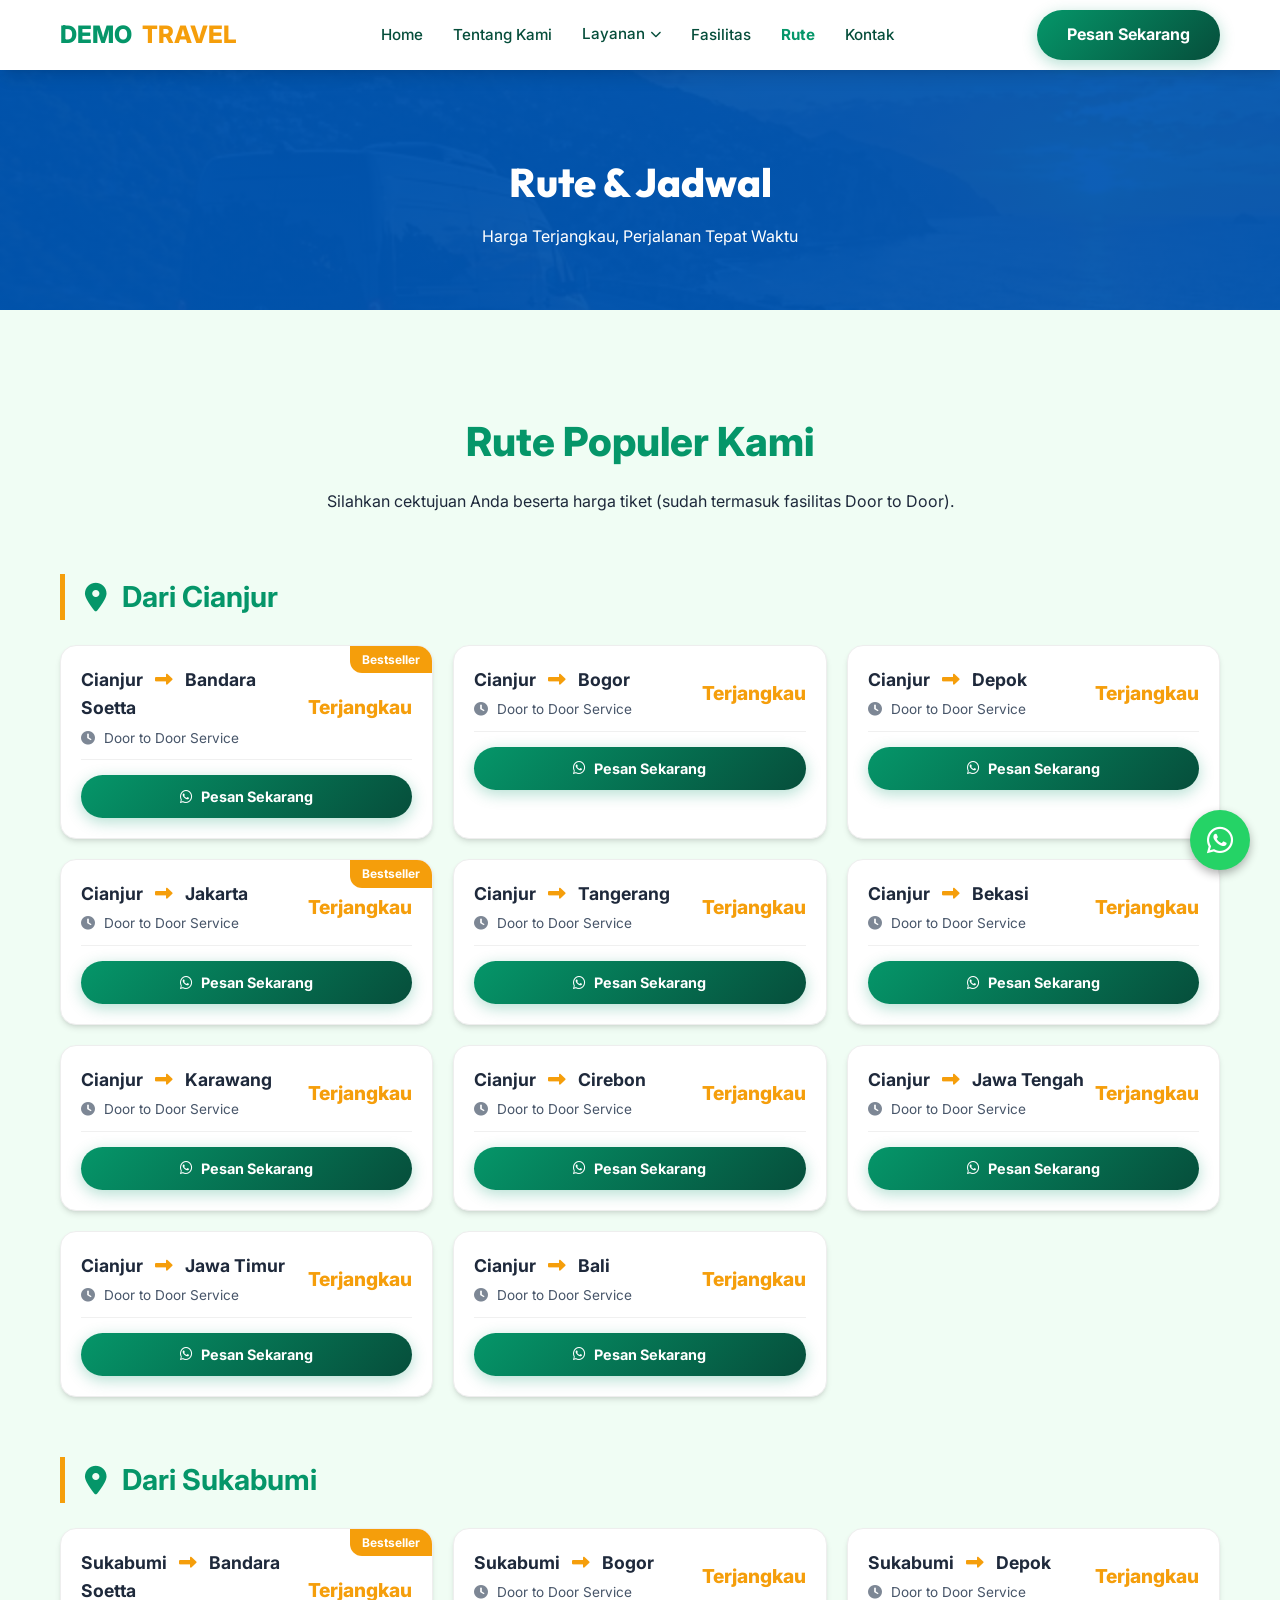
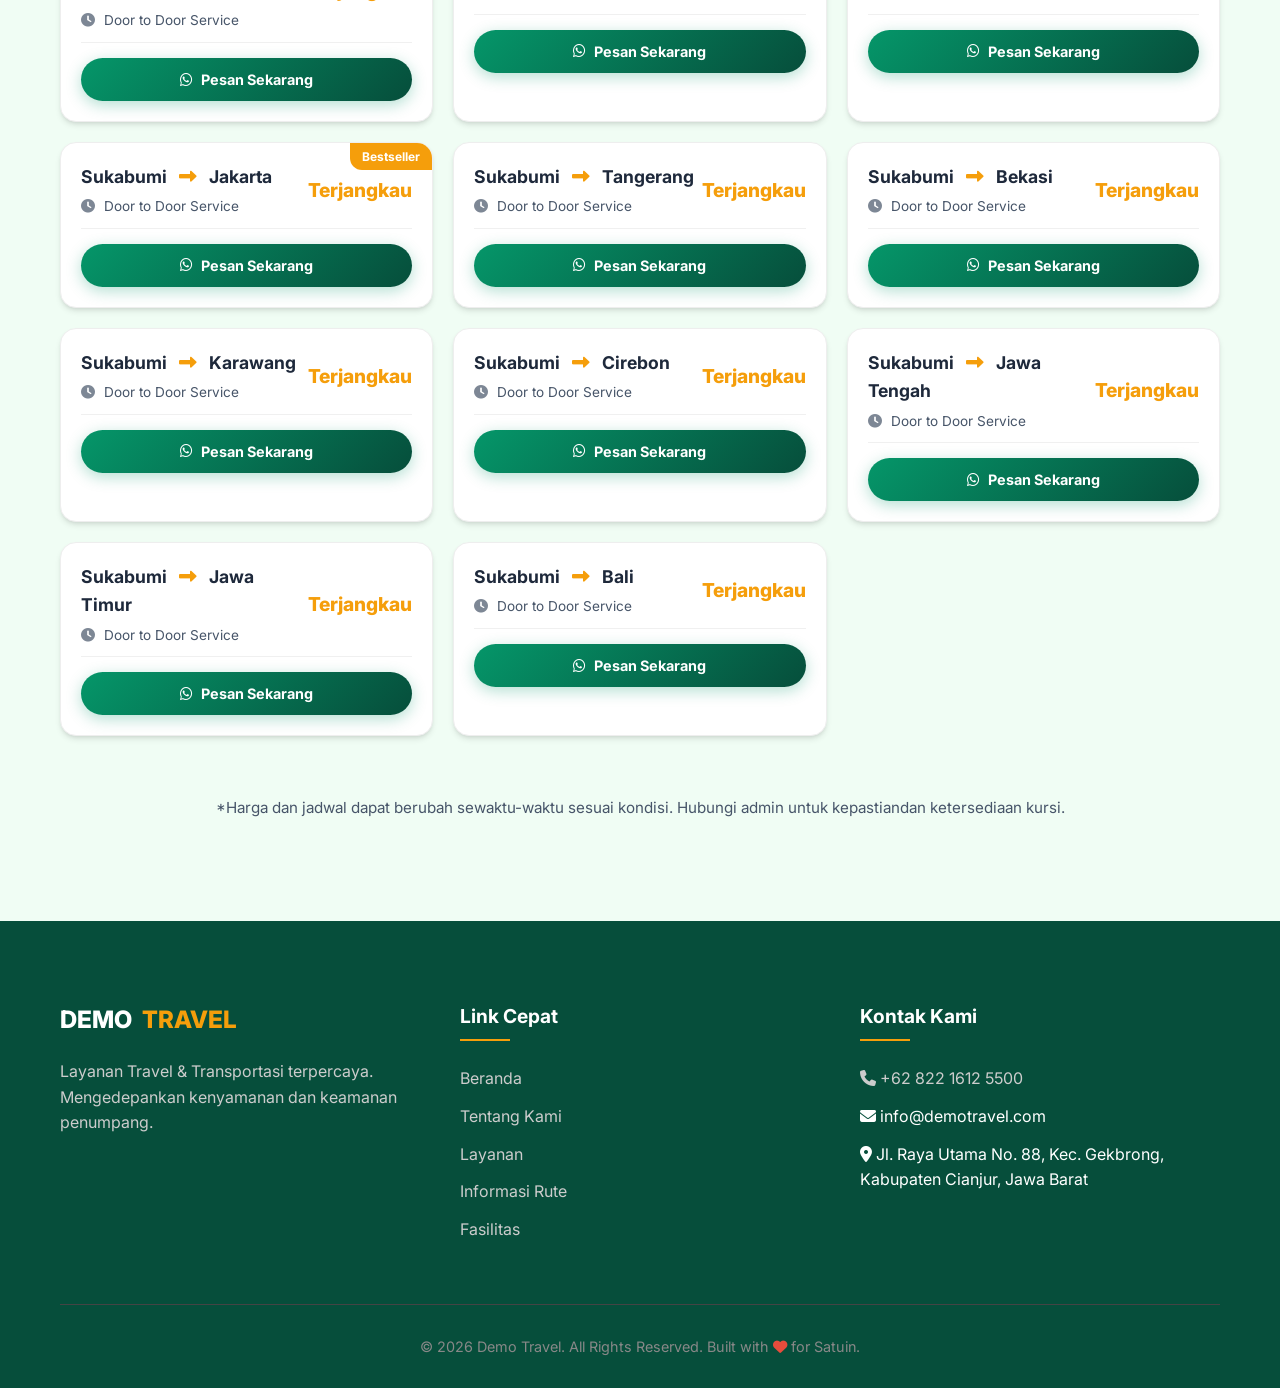
<file: rute.html>
<!DOCTYPE html>
<html lang="id">
<head>
    <meta charset="UTF-8">
    <meta name="viewport" content="width=device-width, initial-scale=1.0">
    <title>Jadwal & Rute | Demo Travel</title>
    <meta name="description" content="Informasi jadwal keberangkatan dan harga tiketDemo Travel:  ke berbagai kota populer di Pulau Jawa dan Bali.">
    <link rel="stylesheet" href="style.css">
    <link rel="stylesheet" href="https://cdnjs.cloudflare.com/ajax/libs/font-awesome/6.4.0/css/all.min.css">
    <link href="https://fonts.googleapis.com/css2?family=Inter:wght@400;500;600;700;800;900&family=Outfit:wght@400;700;900&display=swap" rel="stylesheet">
</head>
<body>
    <div class="menu-overlay" id="menu-overlay"></div>
    <!-- Header -->
    <header id="header" class="scrolled">
        <div class="container">
            <nav>
                <a href="index.html" class="logo">DEMO <span>TRAVEL</span></a>
                <div class="menu-toggle" id="mobile-menu">
                    <span></span>
                    <span></span>
                    <span></span>
                </div>
                <ul class="nav-links" id="nav-links">
                    <li><a href="index.html">Home</a></li>
                    <li><a href="profil.html">Tentang Kami</a></li>
                    <li class="dropdown">
                        <a href="layanan.html">Layanan <i class="fas fa-chevron-down" style="font-size: 0.7rem;"></i></a>
                        <ul class="dropdown-menu">
                            <li><a href="layanan-door-to-door.html">Door to Door</a></li>
                            <li><a href="layanan-tour-wisata.html">Tour Wisata</a></li>
                            <li><a href="layanan-rental-mobil.html">Rental Mobil</a></li>
                            <li><a href="layanan-titip-paket.html">Titipan Paket</a></li>
                        </ul>
                    </li>
                    <li><a href="fasilitas.html">Fasilitas</a></li>
                    <li><a href="rute.html" style="color: var(--primary); font-weight: 700;">Rute</a></li>
                    <li><a href="kontak.html">Kontak</a></li>
                </ul>
                <a href="https://wa.me/6282216125500" class="btn-booking desktop-only">Pesan Sekarang</a>
            </nav>
        </div>
    </header>

    <!-- Page Header -->
    <section class="page-header">
        <div class="container">
            <h1>Rute & Jadwal</h1>
            <p>Harga Terjangkau, Perjalanan Tepat Waktu</p>
        </div>
    </section>

    <!-- Route Information -->
    <section class="section" style="background: var(--light);">
        <div class="container">
            <div class="section-header">
                <h2>Rute Populer Kami</h2>
                <p>Silahkan cektujuan Anda beserta harga tiket (sudah termasuk fasilitas Door to Door).</p>
            </div>
            
            <div id="cms-routes-container">
                <!-- Data will be loaded from data/rute.json and grouped by Origin -->
            </div>
            
            <div style="text-align: center; margin-top: 50px;">
                <p style="color: var(--text-muted); font-size: 0.95rem;">*Harga dan jadwal dapat berubah sewaktu-waktu sesuai kondisi. Hubungi admin untuk kepastiandan ketersediaan kursi.</p>
            </div>
        </div>
    </section>

    <!-- Footer -->
    <footer id="contact">
        <div class="container">
            <div class="footer-grid">
                <div class="footer-col">
                    <h2 class="logo" style="color: white; margin-bottom: 20px;">DEMO <span>TRAVEL</span></h2>
                    <p style="color: #ccc;">Layanan Travel & Transportasi terpercaya. Mengedepankan kenyamanan dan keamanan penumpang.</p>
                </div>
                <div class="footer-col">
                    <h4>Link Cepat</h4>
                    <ul class="footer-links">
                        <li><a href="index.html">Beranda</a></li>
                        <li><a href="profil.html">Tentang Kami</a></li>
                        <li><a href="layanan.html">Layanan</a></li>
                        <li><a href="rute.html">Informasi Rute</a></li>
                        <li><a href="fasilitas.html">Fasilitas</a></li>
                    </ul>
                </div>
                <div class="footer-col">
                    <h4>Kontak Kami</h4>
                    <ul class="footer-links">
                        <li><a href="https://wa.me/6282216125500"><i class="fas fa-phone"></i> +62 822 1612 5500</a></li>
                        <li><i class="fas fa-envelope"></i> info@demotravel.com</li>
                        <li><i class="fas fa-map-marker-alt"></i> Jl. Raya Utama No. 88, Kec. Gekbrong, Kabupaten Cianjur, Jawa Barat</li>
                    </ul>
                </div>
            </div>
            <div class="copyright">
                <p>&copy; 2026 Demo Travel. All Rights Reserved. Built with <i class="fas fa-heart" style="color: #e74c3c;"></i> for Satuin.</p>
            </div>
        </div>
    </footer>

    <!-- Floating WhatsApp -->
    <a href="https://wa.me/6282216125500" class="wa-float" target="_blank">
        <i class="fab fa-whatsapp"></i>
    </a>

    <script>
        const mobileMenu = document.getElementById('mobile-menu');
        const navLinks = document.getElementById('nav-links');
        const overlay = document.getElementById('menu-overlay');

        if(mobileMenu) {
            mobileMenu.addEventListener('click', () => {
                mobileMenu.classList.toggle('active');
                navLinks.classList.toggle('active');
                overlay.classList.toggle('active');
                
                if (!navLinks.classList.contains('active')) {
                    document.querySelectorAll('.dropdown').forEach(d => d.classList.remove('active'));
                }
            });
        }

        if(overlay) {
            overlay.addEventListener('click', () => {
                mobileMenu.classList.remove('active');
                navLinks.classList.remove('active');
                overlay.classList.remove('active');
                document.querySelectorAll('.dropdown').forEach(d => d.classList.remove('active'));
            });
        }

        if(overlay) {
            overlay.addEventListener('click', () => {
                mobileMenu.classList.remove('active');
                navLinks.classList.remove('active');
                overlay.classList.remove('active');
                document.querySelectorAll('.dropdown').forEach(d => d.classList.remove('active'));
            });
        }

        // Mobile Dropdown Toggle
        document.querySelectorAll('.dropdown > a').forEach(anchor => {
            anchor.addEventListener('click', function(e) {
                if (window.innerWidth <= 768) {
                    e.preventDefault();
                    this.parentElement.classList.toggle('active');
                }
            });
        });
    </script>
    <script src="js/cms-sync.js"></script>
</body>
</html>
</file>
<file: style.css>
:root {
    --primary: #059669; /* Emerald Green */
    --primary-dark: #064e3b;
    --secondary: #f59e0b; /* Saffron Gold */
    --accent: #10b981;
    --light: #f0fdf4; /* Very light green hint */
    --dark: #064e3b; /* Deep Deep Green */
    --text-main: #1e293b;
    --text-muted: #475569;
    --white: #ffffff;
    --glass: rgba(255, 255, 255, 0.8);
    --glass-border: rgba(255, 255, 255, 0.2);
    --shadow-sm: 0 4px 6px -1px rgba(0, 0, 0, 0.1), 0 2px 4px -2px rgba(0, 0, 0, 0.1);
    --shadow-md: 0 10px 15px -3px rgba(0, 0, 0, 0.1), 0 4px 6px -4px rgba(0, 0, 0, 0.1);
    --shadow-lg: 0 20px 25px -5px rgba(0, 0, 0, 0.1), 0 8px 10px -6px rgba(0, 0, 0, 0.1);
    --radius: 16px;
}

html {
    scroll-behavior: smooth;
}

* {
    margin: 0;
    padding: 0;
    box-sizing: border-box;
    font-family: 'Inter', -apple-system, BlinkMacSystemFont, 'Segoe UI', Roboto, sans-serif;
}

body {
    background-color: var(--white);
    color: var(--text-main);
    line-height: 1.6;
    overflow-x: hidden;
}

a {
    text-decoration: none;
    color: inherit;
    transition: 0.3s;
}

ul {
    list-style: none;
}

/* Glassmorphism Header */
header {
    position: fixed;
    top: 0;
    left: 0;
    width: 100%;
    z-index: 1000;
    transition: all 0.3s ease;
    padding: 20px 0;
}

header.scrolled {
    background: var(--glass);
    backdrop-filter: blur(10px);
    padding: 10px 0;
    box-shadow: var(--shadow-md);
}

.container {
    max-width: 1200px;
    margin: 0 auto;
    padding: 0 20px;
}

nav {
    display: flex;
    justify-content: space-between;
    align-items: center;
}

.logo {
    font-size: 1.5rem;
    font-weight: 800;
    color: var(--primary);
    display: flex;
    align-items: center;
    gap: 10px;
}

.logo span {
    color: var(--secondary);
}

.nav-links {
    display: flex;
    gap: 30px;
}

.nav-links a {
    font-weight: 500;
    font-size: 0.95rem;
    color: var(--dark);
}

.nav-links a:hover {
    color: var(--primary);
}

/* Dropdown Styling */
.dropdown {
    position: relative;
}

.dropdown > a {
    display: flex;
    align-items: center;
    gap: 5px;
}

.dropdown-menu {
    position: absolute;
    top: 100%;
    left: 0;
    background: var(--white);
    min-width: 220px;
    box-shadow: var(--shadow-lg);
    border-radius: 12px;
    opacity: 0;
    visibility: hidden;
    transform: translateY(15px);
    transition: all 0.3s cubic-bezier(0.68, -0.55, 0.265, 1.55);
    padding: 15px 0;
    z-index: 1100;
    border: 1px solid #eee;
}

.dropdown:hover .dropdown-menu {
    opacity: 1;
    visibility: visible;
    transform: translateY(0);
}

.dropdown-menu li {
    width: 100%;
}

.dropdown-menu li a {
    padding: 10px 25px !important;
    display: block;
    color: var(--dark) !important;
    font-size: 0.9rem !important;
    font-weight: 500 !important;
    border-bottom: none !important;
}

.dropdown-menu li a:hover {
    background: var(--light);
    color: var(--primary) !important;
    padding-left: 30px !important;
}

.btn-booking {
    background: linear-gradient(135deg, var(--primary), var(--primary-dark));
    color: var(--white);
    padding: 12px 30px;
    border-radius: 50px;
    font-weight: 700;
    border: none;
    cursor: pointer;
    transition: all 0.4s cubic-bezier(0.175, 0.885, 0.32, 1.275);
    box-shadow: 0 4px 15px rgba(5, 150, 105, 0.3);
    display: inline-flex;
    align-items: center;
    gap: 8px;
}

.menu-toggle {
    display: none;
    font-size: 1.5rem;
    color: var(--primary);
    cursor: pointer;
}

/* Page Header for Inner Pages */
.page-header {
    margin-top: 70px;
    background: linear-gradient(rgba(0,86,179,0.95), rgba(0,86,179,0.95)), url('assets/images/hero.jpeg') center/cover;
    color: var(--white);
    padding: 80px 20px 60px;
    text-align: center;
}

.page-header h1 {
    font-size: 2.5rem;
    font-weight: 800;
    font-family: 'Outfit', sans-serif;
    margin-bottom: 10px;
}

.btn-booking:hover {
    transform: translateY(-3px) scale(1.05);
    box-shadow: 0 8px 25px rgba(5, 150, 105, 0.4);
    filter: brightness(1.1);
}

/* Hero Section */
.hero {
    height: 100vh;
    background: linear-gradient(rgba(0,0,0,0.5), rgba(0,0,0,0.5)), url('assets/images/hero.jpeg');
    background-size: cover;
    background-position: center;
    display: flex;
    align-items: center;
    color: var(--white);
    text-align: center;
}

.hero-content {
    max-width: 800px;
    margin: 0 auto;
}

.hero h1 {
    font-size: 4rem;
    font-weight: 900;
    margin-bottom: 20px;
    line-height: 1.1;
    animation: fadeInUp 1s ease;
}

.hero p {
    font-size: 1.25rem;
    margin-bottom: 30px;
    opacity: 0.9;
    animation: fadeInUp 1s ease 0.2s backwards;
}

.hero-btns {
    display: flex;
    justify-content: center;
    gap: 20px;
    animation: fadeInUp 1s ease 0.4s backwards;
}

/* Booking Bar */
.booking-bar {
    margin-top: -60px;
    position: relative;
    z-index: 10;
}

.booking-inner {
    background: var(--white);
    padding: 30px;
    border-radius: var(--radius);
    box-shadow: var(--shadow-lg);
    display: grid;
    grid-template-columns: repeat(auto-fit, minmax(200px, 1fr)) auto;
    gap: 20px;
    align-items: flex-end;
}

.input-group {
    display: flex;
    flex-direction: column;
    gap: 8px;
}

.input-group label {
    font-size: 0.85rem;
    font-weight: 600;
    color: var(--text-muted);
    text-transform: uppercase;
}

.input-group input, .input-group select {
    padding: 12px;
    border: 1px solid #ddd;
    border-radius: 8px;
    outline: none;
    font-size: 1rem;
}

.btn-search {
    background: var(--secondary);
    color: var(--white);
    padding: 15px 40px;
    border-radius: 8px;
    font-weight: 700;
    border: none;
    cursor: pointer;
    transition: 0.3s;
}

.btn-search:hover {
    background: #e67e22;
}

/* Services */
.section {
    padding: 100px 0;
}

.section-header {
    text-align: center;
    max-width: 700px;
    margin: 0 auto 60px;
}

.section-header h2 {
    font-size: 2.5rem;
    font-weight: 800;
    margin-bottom: 15px;
    color: var(--primary);
}

.services-grid {
    display: grid;
    grid-template-columns: repeat(auto-fit, minmax(280px, 1fr));
    gap: 30px;
}

.service-card {
    background: var(--white);
    border-radius: var(--radius);
    overflow: hidden;
    box-shadow: var(--shadow-sm);
    transition: 0.3s;
    border: 1px solid #eee;
}

.service-card:hover {
    transform: translateY(-10px);
    box-shadow: var(--shadow-lg);
}

.service-img {
    height: 220px;
    background-size: cover;
    background-position: center;
    transition: transform 0.5s ease;
}

.service-card:hover .service-img {
    transform: scale(1.1);
}

.service-content {
    padding: 25px;
}

.service-content h3 {
    font-size: 1.25rem;
    margin-bottom: 10px;
    color: var(--primary);
}

/* Advantages Ticker */
.advantages {
    background: var(--light);
    padding: 60px 0;
}

.ticker-wrapper {
    overflow: hidden;
    white-space: nowrap;
}

.ticker {
    display: inline-block;
    animation: ticker 30s linear infinite;
}

.advantage-item {
    display: inline-flex;
    align-items: center;
    gap: 15px;
    margin-right: 50px;
    font-weight: 600;
    font-size: 1.1rem;
}

.advantage-item i {
    color: var(--secondary);
    font-size: 1.5rem;
}

/* Floating WhatsApp */
.wa-float {
    position: fixed;
    bottom: 30px;
    right: 30px;
    background: #25d366;
    color: white;
    width: 60px;
    height: 60px;
    border-radius: 50%;
    display: flex;
    justify-content: center;
    align-items: center;
    font-size: 30px;
    box-shadow: 0 4px 10px rgba(0,0,0,0.3);
    z-index: 1000;
    transition: 0.3s;
}

.wa-float:hover {
    transform: scale(1.1);
}

/* Footer */
footer {
    background: var(--dark);
    color: var(--white);
    padding: 80px 0 30px;
}

.footer-grid {
    display: grid;
    grid-template-columns: repeat(auto-fit, minmax(200px, 1fr));
    gap: 40px;
    margin-bottom: 50px;
}

.footer-col h4 {
    font-size: 1.2rem;
    margin-bottom: 25px;
    position: relative;
    padding-bottom: 10px;
}

.footer-col h4::after {
    content: '';
    position: absolute;
    bottom: 0;
    left: 0;
    width: 50px;
    height: 2px;
    background: var(--secondary);
}

.footer-links li {
    margin-bottom: 12px;
}

.footer-links a {
    color: #ccc;
}

.footer-links a:hover {
    color: var(--secondary);
    padding-left: 5px;
}

.copyright {
    text-align: center;
    padding-top: 30px;
    border-top: 1px solid #444;
    color: #888;
    font-size: 0.9rem;
}

/* Schedule Section */
.schedule-container {
    display: flex;
    justify-content: center;
    gap: 20px;
    flex-wrap: wrap;
}
.schedule-box {
    background: var(--light);
    border: 1px solid #ddd;
    border-radius: var(--radius);
    padding: 20px 40px;
    text-align: center;
    min-width: 250px;
}
.schedule-box h3 {
    color: var(--primary);
    font-size: 2rem;
    font-weight: 800;
}

/* Testimonial Section */
.testimonials-grid {
    display: grid;
    grid-template-columns: repeat(auto-fit, minmax(300px, 1fr));
    gap: 30px;
}
.testimonial-card {
    background: var(--white);
    padding: 30px;
    border-radius: var(--radius);
    box-shadow: var(--shadow-sm);
    border-top: 4px solid var(--secondary);
}
.testimonial-card p {
    font-style: italic;
    color: var(--text-muted);
    margin-bottom: 20px;
}
.testi-user {
    display: flex;
    align-items: center;
    gap: 15px;
}
.testi-avatar {
    width: 50px;
    height: 50px;
    border-radius: 50%;
    background: #ccc;
    display: flex;
    align-items: center;
    justify-content: center;
    color: white;
    font-weight: bold;
}

/* Gallery Section */
.gallery-grid {
    display: grid;
    grid-template-columns: repeat(auto-fill, minmax(250px, 1fr));
    gap: 15px;
}
.gallery-item {
    aspect-ratio: 1 / 1;
    background-color: #e0e0e0;
    border-radius: 12px;
    display: flex;
    align-items: center;
    justify-content: center;
    color: #888;
    font-size: 2rem;
    transition: 0.3s;
}
.gallery-item:hover {
    background-color: #d0d0d0;
    transform: scale(1.02);
}

/* Article Section */
.articles-grid {
    display: grid;
    grid-template-columns: repeat(auto-fit, minmax(300px, 1fr));
    gap: 30px;
}
.article-card {
    background: var(--white);
    border-radius: var(--radius);
    overflow: hidden;
    box-shadow: var(--shadow-sm);
    border: 1px solid #eee;
}
.article-img {
    height: 180px;
    background-color: #ccc;
    display: flex;
    align-items: center;
    justify-content: center;
    color: #fff;
    font-size: 2rem;
}
.article-content {
    padding: 20px;
}
.article-date {
    font-size: 0.8rem;
    color: var(--secondary);
    font-weight: 600;
    margin-bottom: 10px;
    display: block;
}

/* Route Cards */
.route-card {
    background: var(--white);
    border-radius: var(--radius);
    padding: 30px;
    box-shadow: var(--shadow-sm);
    border: 1px solid #eee;
    transition: 0.3s;
}

.route-card:hover {
    box-shadow: 0 15px 30px rgba(0,0,0,0.1);
    transform: translateY(-5px);
}

.route-group h2 {
    position: relative;
    padding-left: 20px;
    border-left: 5px solid var(--secondary);
}

.route-item-mini {
    background: var(--light);
    padding: 10px 15px;
    border-radius: 8px;
    font-size: 0.9rem;
    font-weight: 600;
    color: var(--dark);
    display: flex;
    align-items: center;
    border-left: 3px solid var(--secondary);
    transition: 0.3s;
}

.route-item-mini:hover {
    background: var(--primary);
    color: var(--white);
    transform: scale(1.05);
}

.route-header {
    display: flex;
    justify-content: space-between;
    align-items: center;
    border-bottom: 2px dashed #ddd;
    padding-bottom: 15px;
    margin-bottom: 20px;
}

.route-price {
    font-size: 1.5rem;
    font-weight: 800;
    color: var(--secondary);
}

/* Contact Form */
.contact-wrapper {
    display: grid;
    grid-template-columns: 1fr 1fr;
    gap: 40px;
}

.contact-info-box {
    background: var(--primary);
    color: var(--white);
    padding: 40px;
    border-radius: var(--radius);
}

.contact-form input,
.contact-form textarea,
.contact-form select {
    width: 100%;
    padding: 15px;
    margin-bottom: 20px;
    border: 1px solid #ddd;
    border-radius: 8px;
    font-size: 1rem;
    outline: none;
    transition: 0.3s;
}

.contact-form input:focus,
.contact-form textarea:focus {
    border-color: var(--primary);
    box-shadow: 0 0 0 3px rgba(0,86,179,0.1);
}

/* Animations */
@keyframes fadeInUp {
    from {
        opacity: 0;
        transform: translateY(30px);
    }
    to {
        opacity: 1;
        transform: translateY(0);
    }
}

@keyframes ticker {
    0% { transform: translateX(0); }
    100% { transform: translateX(-50%); }
}

@media (max-width: 768px) {
    .menu-toggle {
        display: flex;
        flex-direction: column;
        justify-content: space-between;
        width: 30px;
        height: 21px;
        cursor: pointer;
        z-index: 1200;
        transition: 0.3s;
    }

    .menu-toggle span {
        width: 100%;
        height: 3px;
        background: var(--dark);
        border-radius: 10px;
        transition: 0.3s cubic-bezier(0.68, -0.6, 0.32, 1.6);
    }

    /* Animated Hamburger to X */
    .menu-toggle.active span:nth-child(1) {
        transform: translateY(9px) rotate(45deg);
        background: var(--primary);
    }
    .menu-toggle.active span:nth-child(2) {
        opacity: 0;
        transform: translateX(-20px);
    }
    .menu-toggle.active span:nth-child(3) {
        transform: translateY(-9px) rotate(-45deg);
        background: var(--primary);
    }

    .nav-links {
        position: fixed;
        top: 0;
        right: -100%;
        width: 80%;
        max-width: 320px;
        height: 100vh;
        background: rgba(255, 255, 255, 0.95);
        backdrop-filter: blur(15px);
        -webkit-backdrop-filter: blur(15px);
        flex-direction: column;
        justify-content: flex-start;
        align-items: stretch;
        padding: 100px 30px 40px;
        box-shadow: -10px 0 30px rgba(0,0,0,0.1);
        transition: 0.4s cubic-bezier(0.77, 0, 0.175, 1);
        visibility: hidden;
        opacity: 0;
        z-index: 1100;
    }

    .nav-links.active {
        right: 0;
        visibility: visible;
        opacity: 1;
    }
    
    .nav-links li {
        width: 100%;
        margin-bottom: 5px;
        border-bottom: 1px solid rgba(0,0,0,0.05);
        opacity: 0;
        transform: translateX(30px);
        transition: 0.4s;
    }

    .nav-links.active li {
        opacity: 1;
        transform: translateX(0);
    }

    /* Staggered animation for links */
    .nav-links.active li:nth-child(1) { transition-delay: 0.1s; }
    .nav-links.active li:nth-child(2) { transition-delay: 0.2s; }
    .nav-links.active li:nth-child(3) { transition-delay: 0.3s; }
    .nav-links.active li:nth-child(4) { transition-delay: 0.4s; }
    .nav-links.active li:nth-child(5) { transition-delay: 0.5s; }
    .nav-links.active li:nth-child(6) { transition-delay: 0.6s; }

    .nav-links li a {
        display: block;
        padding: 15px 0 !important;
        font-size: 1.1rem !important;
        color: var(--dark) !important;
        font-weight: 600 !important;
        width: 100%;
        border-bottom: none !important;
    }

    .nav-links li a:hover {
        color: var(--primary) !important;
        padding-left: 10px !important;
    }

    .dropdown-menu {
        position: static;
        opacity: 1;
        visibility: visible;
        transform: none;
        background: rgba(0,0,0,0.03);
        box-shadow: none;
        display: none;
        padding: 5px 0 5px 15px;
        border: none;
        width: 100% !important;
    }

    .dropdown.active .dropdown-menu {
        display: block;
    }

    .dropdown > a i {
        margin-left: auto;
        transition: 0.3s;
    }

    .dropdown.active > a i {
        transform: rotate(180deg);
    }

    .btn-booking.desktop-only {
        display: none;
    }
    
    .hero {
        height: 50vh;
        min-height: 280px;
        padding: 90px 20px 0;
    }
    .hero h1 { font-size: 2.2rem; margin-bottom: 10px; }
    .hero p { display: block; font-size: 1rem; margin-bottom: 20px; } 
    .hero-btns .btn-booking { padding: 10px 20px; font-size: 0.95rem; }
    
    .section { padding: 60px 0; }
    .section-header h2 { font-size: 1.8rem; }
    
    .services-grid { gap: 20px; grid-template-columns: 1fr !important; }
    .about-text { margin-top: 20px; }
    
    .page-header h1 { font-size: 2rem; }
    .page-header { padding: 60px 20px 40px; }
    
    .contact-wrapper { grid-template-columns: 1fr; }
}

/* --- BENTO GRID: LAYANAN PARAWISATA --- */

.bento-grid {
    display: grid;
    grid-template-columns: 1fr;
    gap: 20px;
    margin-top: 40px;
}

@media (min-width: 992px) {
    .bento-grid {
        grid-template-columns: repeat(4, 1fr);
        grid-template-rows: repeat(2, 280px);
        gap: 25px;
    }
}

.bento-item {
    position: relative;
    min-height: 250px;
    background-size: cover;
    background-position: center;
    border-radius: var(--radius);
    overflow: hidden;
    display: flex;
    align-items: flex-end;
    transition: 0.4s cubic-bezier(0.175, 0.885, 0.32, 1.275);
}

.bento-item::before {
    content: '';
    position: absolute;
    inset: 0;
    background: linear-gradient(to top, rgba(0,0,0,0.8) 0%, rgba(0,0,0,0.4) 40%, transparent 100%);
    z-index: 1;
    transition: 0.3s;
}

.bento-item:hover {
    transform: scale(1.02);
}

.bento-item:hover::before {
    background: linear-gradient(to top, rgba(0,0,0,0.9) 0%, rgba(0,0,0,0.2) 60%, transparent 100%);
}

@media (min-width: 992px) {
    .bento-item.main {
        grid-column: span 2;
        grid-row: span 2;
    }
    .bento-item.wide {
        grid-column: span 2;
    }
}

.bento-content {
    position: relative;
    z-index: 2;
    padding: 30px;
    width: 100%;
}

.bento-content h3 {
    color: #fff;
    font-size: 1.6rem;
    margin-bottom: 8px;
    font-family: 'Outfit', sans-serif;
}

.bento-content p {
    color: rgba(255,255,255,0.8);
    font-size: 0.95rem;
    margin-bottom: 20px;
    max-width: 300px;
}

.btn-bento {
    display: inline-block;
    padding: 10px 25px;
    background: linear-gradient(90deg, #ff9966, #ff5e62); /* Sunset/Orange like the image */
    color: #fff;
    border-radius: 8px;
    font-weight: 700;
    font-size: 0.85rem;
    letter-spacing: 1px;
    transition: 0.3s;
    box-shadow: 0 4px 15px rgba(255, 94, 98, 0.3);
}

.btn-bento:hover {
    transform: scale(1.05);
    box-shadow: 0 6px 20px rgba(255, 94, 98, 0.5);
    filter: brightness(1.1);
}

/* --- NEW STYLES: PACKAGE & NEWS --- */

.placeholder-img {
    background-color: var(--light);
    background-image: 
        radial-gradient(at 0% 0%, rgba(5, 150, 105, 0.05) 0px, transparent 50%),
        radial-gradient(at 100% 0%, rgba(245, 158, 11, 0.05) 0px, transparent 50%),
        linear-gradient(45deg, #ecfdf5 25%, transparent 25%, transparent 50%, #ecfdf5 50%, #ecfdf5 75%, transparent 75%, transparent);
    background-size: 100% 100%, 100% 100%, 20px 20px;
    border-radius: var(--radius);
    border: 1px solid rgba(0,0,0,0.05);
}

/* Packages Grid - Mobile First */
.packages-grid {
    display: grid;
    grid-template-columns: 1fr;
    gap: 20px;
}

@media (min-width: 768px) {
    .packages-grid {
        grid-template-columns: repeat(3, 1fr);
        gap: 30px;
    }
}

.package-card {
    background: var(--white);
    border-radius: var(--radius);
    overflow: hidden;
    box-shadow: var(--shadow-sm);
    transition: 0.3s;
    border: 1px solid #eee;
    display: flex;
    flex-direction: column;
}

.package-card:hover {
    transform: translateY(-10px);
    box-shadow: var(--shadow-lg);
}

.package-img {
    height: 220px;
    width: 100%;
    background-size: cover;
    background-position: center;
    background-repeat: no-repeat;
}

.package-content {
    padding: 25px;
    flex-grow: 1;
    display: flex;
    flex-direction: column;
}

.package-tag {
    background: var(--secondary);
    color: white;
    padding: 4px 12px;
    border-radius: 20px;
    font-size: 0.75rem;
    font-weight: 700;
    width: fit-content;
    margin-bottom: 15px;
}

.package-content h3 {
    font-size: 1.3rem;
    margin-bottom: 10px;
    color: var(--dark);
    font-family: 'Outfit', sans-serif;
}

.package-footer {
    margin-top: auto;
    display: flex;
    justify-content: space-between;
    align-items: center;
    padding-top: 15px;
    border-top: 1px dashed #eee;
}

.price {
    font-weight: 900;
    color: var(--primary);
    font-size: 1.1rem;
}

.btn-small {
    background: var(--primary);
    color: white;
    padding: 8px 15px;
    border-radius: 8px;
    font-size: 0.85rem;
    font-weight: 600;
}

/* News Grid - Mobile First */
.news-grid {
    display: grid;
    grid-template-columns: 1fr;
    gap: 30px;
}

@media (min-width: 768px) {
    .news-grid {
        grid-template-columns: repeat(3, 1fr);
    }
}

.news-card {
    background: transparent;
    transition: 0.3s;
}

.news-img {
    height: 200px;
    width: 100%;
    border-radius: 12px;
    margin-bottom: 15px;
    background-size: cover;
    background-position: center;
    background-repeat: no-repeat;
}

.news-date {
    font-size: 0.8rem;
    color: var(--secondary);
    font-weight: 700;
    display: block;
    margin-bottom: 8px;
}

.news-content h3 {
    font-size: 1.15rem;
    margin-bottom: 12px;
    line-height: 1.4;
    color: var(--dark);
    transition: 0.3s;
}

.news-card:hover h3 {
    color: var(--primary);
}

.news-content p {
    color: var(--text-muted);
    font-size: 0.95rem;
    margin-bottom: 15px;
}

.read-more {
    color: var(--primary);
    font-weight: 800;
    font-size: 0.9rem;
    display: inline-flex;
    align-items: center;
    gap: 5px;
}

/* Simple Services De-emphasized */
.services-grid-simple {
    display: flex;
    flex-wrap: wrap;
    justify-content: center;
    gap: 15px;
}

.service-item-simple {
    background: white;
    padding: 15px 25px;
    border-radius: 50px;
    display: flex;
    align-items: center;
    gap: 12px;
    box-shadow: var(--shadow-sm);
    border: 1px solid #f0f0f0;
    transition: 0.3s;
}

.service-item-simple:hover {
    transform: translateY(-3px);
    box-shadow: var(--shadow-md);
    background: var(--primary);
    color: white;
}

.service-item-simple:hover i {
    color: white;
}

.service-item-simple i {
    color: var(--primary);
    font-size: 1.1rem;
}

.service-item-simple h4 {
    font-weight: 700;
    font-size: 0.95rem;
}
</file>
